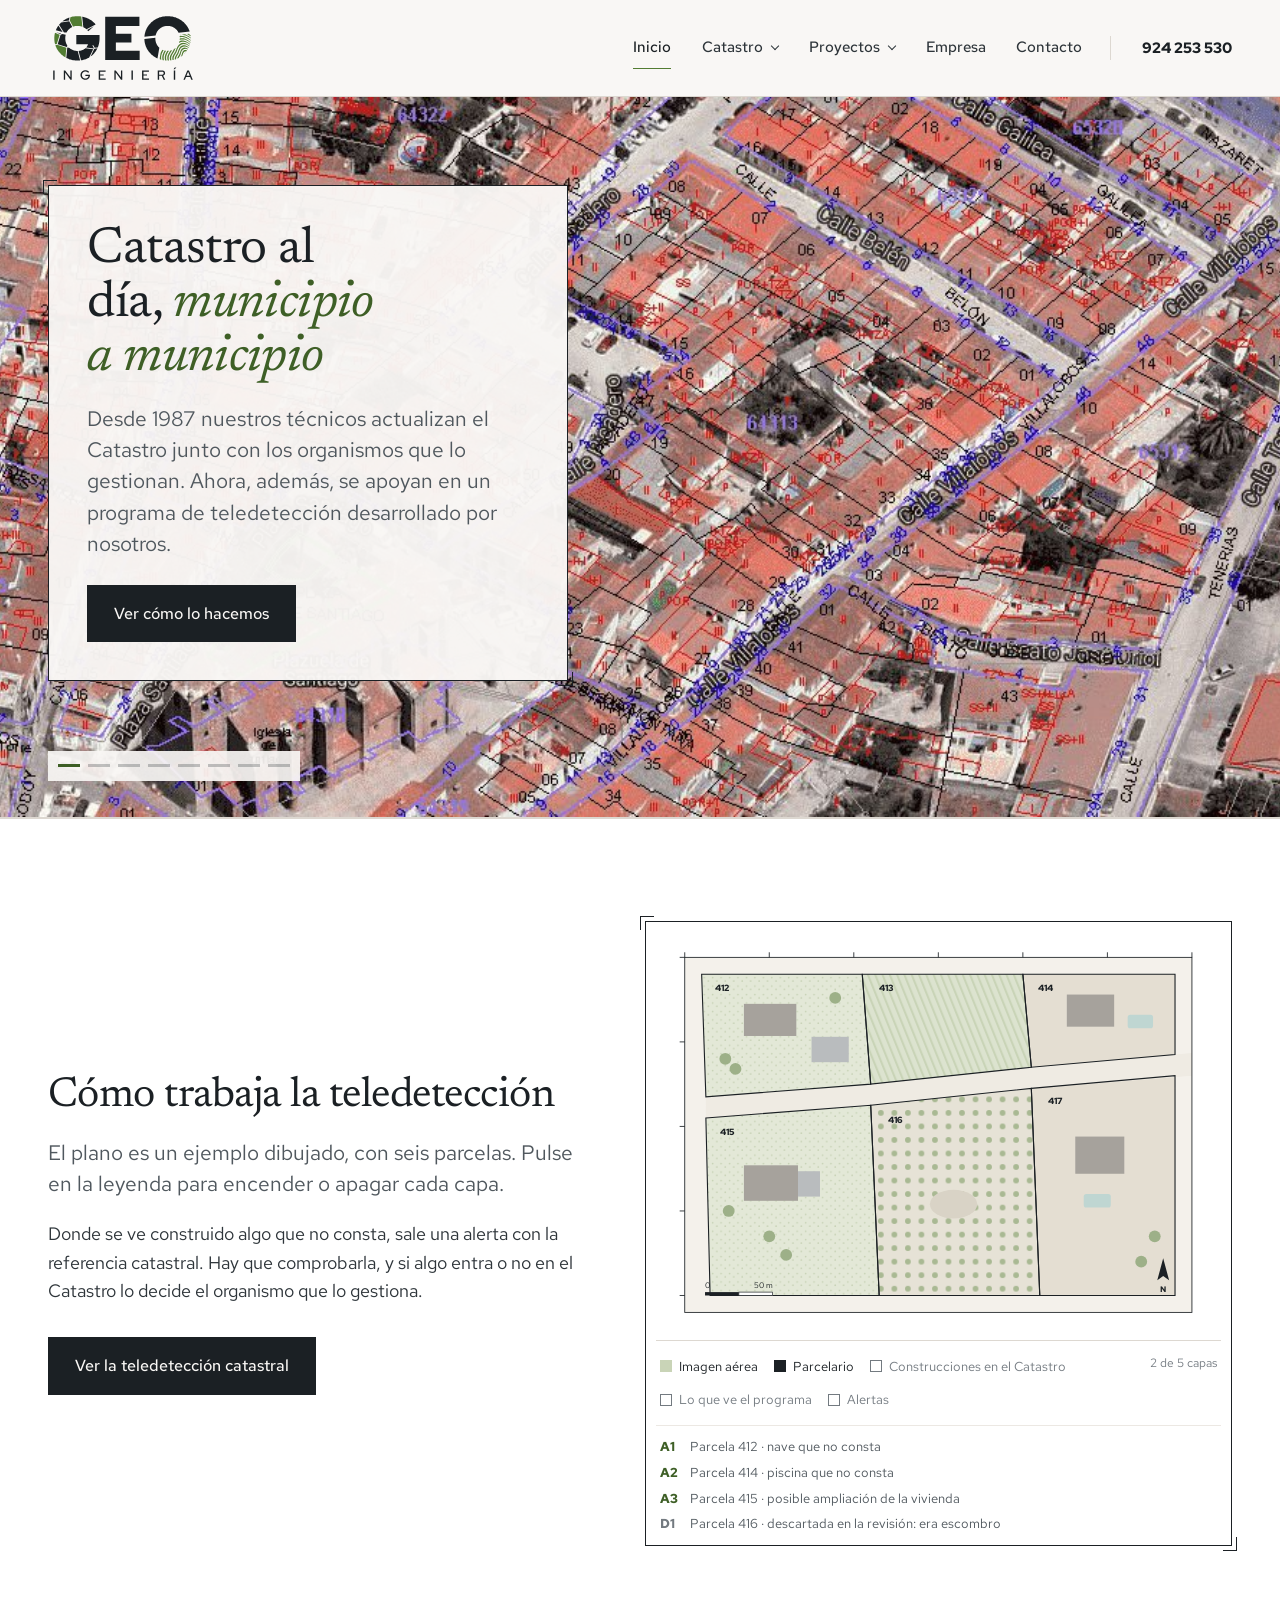
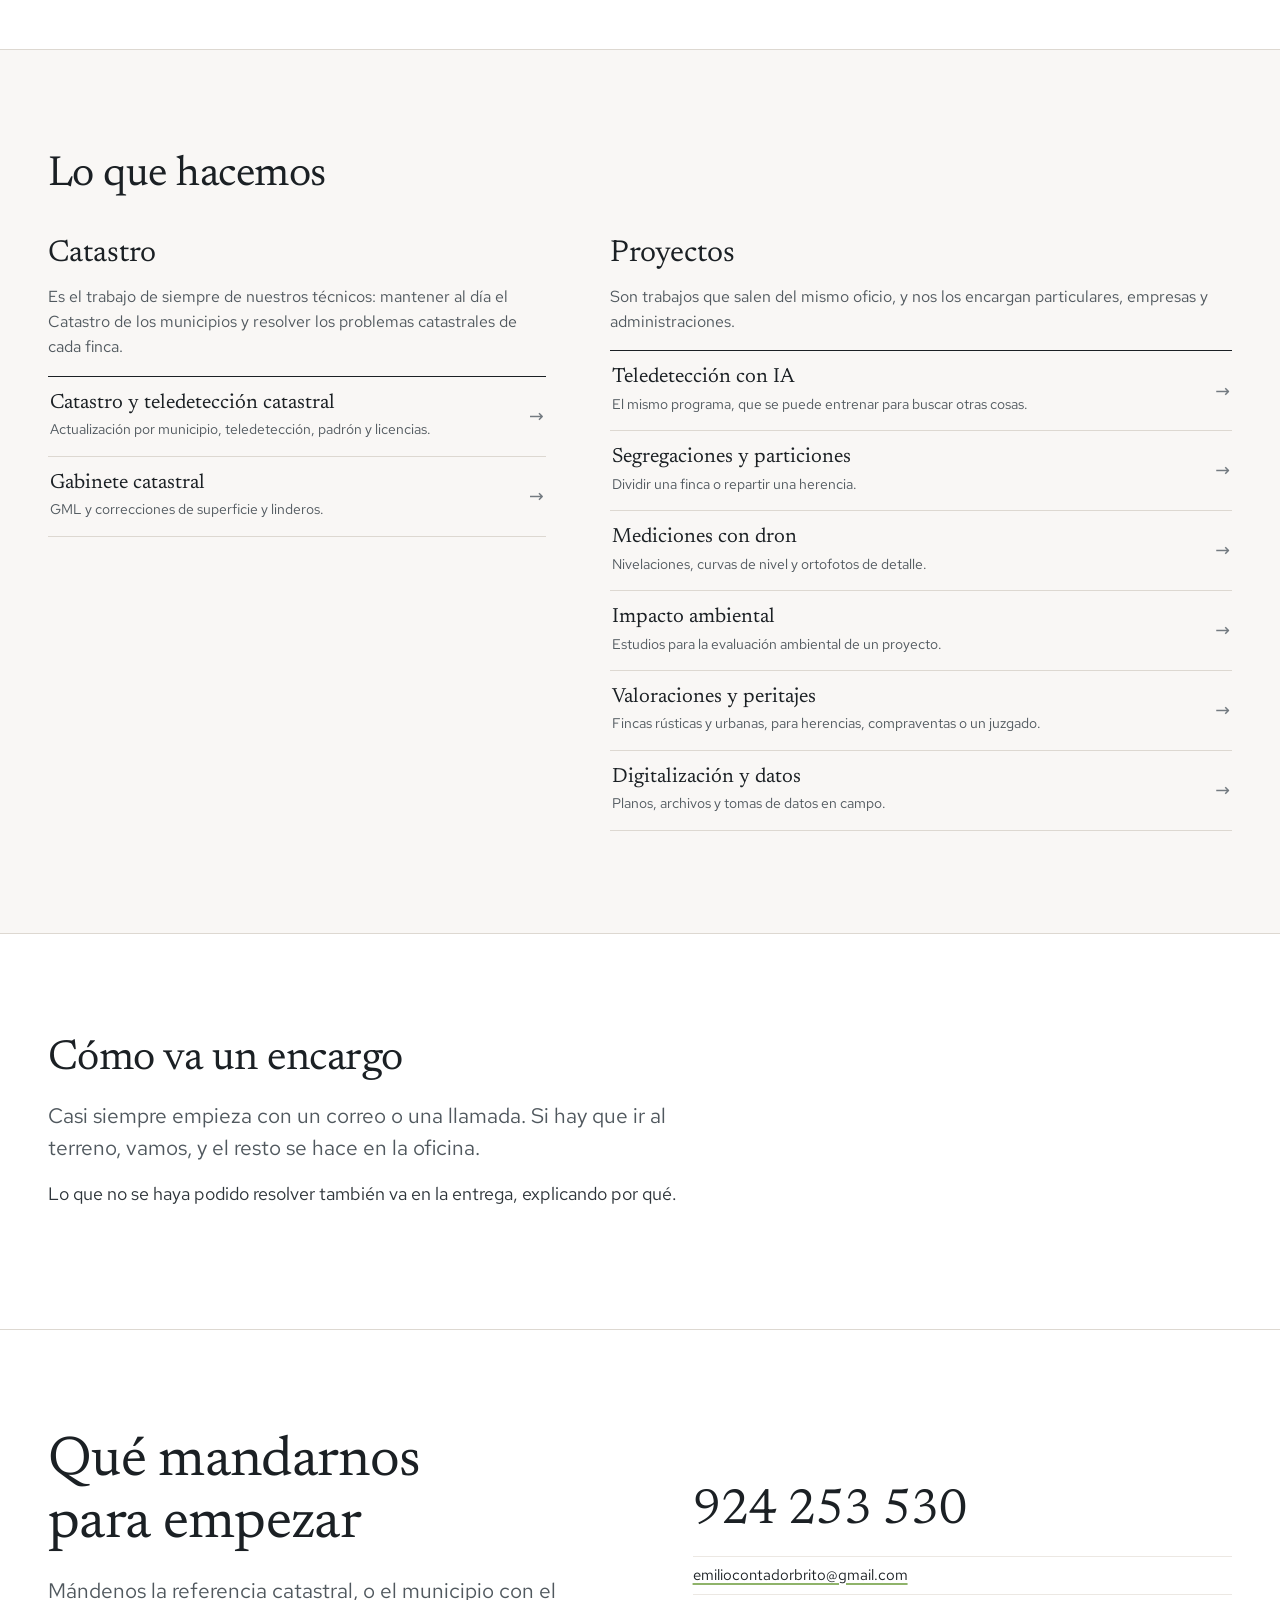
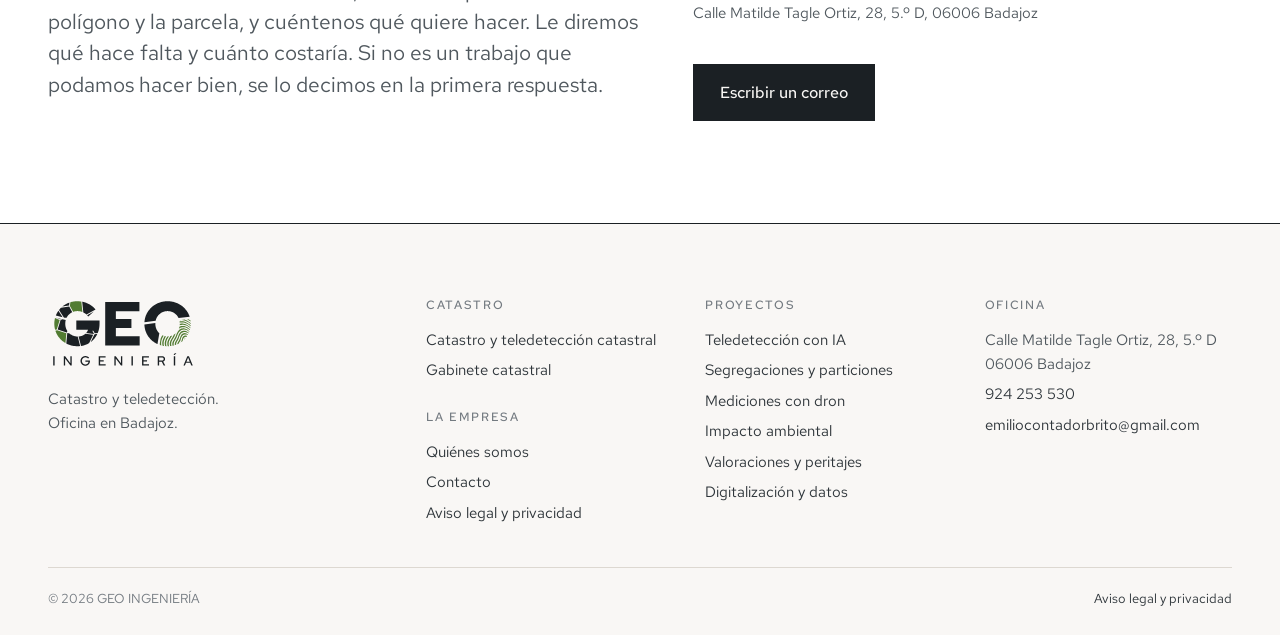
<file: index.html>
<!doctype html>
<html lang="es">
<head>
<meta charset="utf-8">
<meta name="viewport" content="width=device-width, initial-scale=1">
<title>GEO INGENIERÍA · Catastro y teledetección en Badajoz</title>
<meta name="description" content="Empresa de catastro en Badajoz: actualización del Catastro, teledetección, GML, segregaciones, mediciones con dron, estudios de impacto ambiental y valoraciones.">

<meta name="theme-color" content="#F9F7F5">
<meta property="og:type" content="website">
<meta property="og:locale" content="es_ES">
<meta property="og:site_name" content="GEO INGENIERÍA">
<meta property="og:title" content="GEO INGENIERÍA · Catastro y teledetección en Badajoz">
<meta property="og:description" content="Empresa de catastro en Badajoz: actualización del Catastro, teledetección, GML, segregaciones, mediciones con dron, estudios de impacto ambiental y valoraciones.">
<meta property="og:image" content="img/catastro-urbano.jpg">
<link rel="icon" href="img/GEO-INGENIERIA_icono-app.svg" type="image/svg+xml">
<link rel="icon" href="img/GEO-INGENIERIA_icono-app_512px.png" sizes="512x512">
<link rel="apple-touch-icon" href="img/GEO-INGENIERIA_icono-app_512px.png">
<link rel="preload" href="fuentes/newsreader-latin-400-normal.woff2" as="font" type="font/woff2" crossorigin>
<link rel="preload" href="fuentes/red-hat-text-latin-400-normal.woff2" as="font" type="font/woff2" crossorigin>
<link rel="stylesheet" href="css/estilo.css">
</head>
<body>

<a class="saltar" href="#principal">Saltar al contenido</a>

<header class="cabecera">
  <div class="contenedor cabecera-fila">
    <a class="marca" href="index.html" aria-label="GEO INGENIERÍA, inicio">
      <img src="img/GEO-INGENIERIA_principal.svg" alt="GEO INGENIERÍA" width="150" height="75">
    </a>
    <button class="menu-boton" aria-expanded="false" aria-controls="menu">Menú</button>
    <nav class="menu" id="menu" aria-label="Principal">
      <a href="index.html" aria-current="page">Inicio</a>
      <div class="desplegable">
        <button type="button" class="desplegable-boton" aria-expanded="false" aria-controls="sub-catastro">Catastro</button>
        <div class="submenu" id="sub-catastro"><a href="catastro.html">Catastro y teledetección catastral</a><a href="gabinete.html">Gabinete catastral</a></div>
      </div>
      <div class="desplegable">
        <button type="button" class="desplegable-boton" aria-expanded="false" aria-controls="sub-proyectos">Proyectos</button>
        <div class="submenu" id="sub-proyectos"><a href="teledeteccion-ia.html">Teledetección con IA</a><a href="segregaciones.html">Segregaciones y particiones</a><a href="dron.html">Mediciones con dron</a><a href="medio-ambiente.html">Impacto ambiental</a><a href="valoraciones.html">Valoraciones y peritajes</a><a href="digitalizacion.html">Digitalización y datos</a></div>
      </div>
      <a href="empresa.html">Empresa</a>
      <a href="contacto.html">Contacto</a>
      <a class="menu-tel" href="tel:+34924253530">Llamar: 924 253 530</a>
    </nav>
    <a class="cabecera-tel" href="tel:+34924253530">924 253 530</a>
  </div>
</header>

<main id="principal">
  <section class="carrusel sin-borde" data-carrusel aria-roledescription="carrusel" aria-label="Lo que hacemos">
    <ul class="carrusel-pista">
      <li class="diapositiva" role="group" aria-roledescription="diapositiva" aria-label="1 de 8">
        <img src="img/catastro-urbano.jpg" alt="Ortofoto urbana con el parcelario catastral superpuesto" style="object-position:center center">
        <div class="contenedor">
          <div class="diapositiva-panel">
            <h1>Catastro al día, <em>municipio a municipio</em></h1>
            <p class="entrada">Desde 1987 nuestros técnicos actualizan el Catastro junto con los organismos que lo gestionan. Ahora, además, se apoyan en un programa de teledetección desarrollado por nosotros.</p>
            <div class="acciones"><a class="boton" href="catastro.html">Ver cómo lo hacemos</a></div>
          </div>
        </div>
      </li>
      <li class="diapositiva" role="group" aria-roledescription="diapositiva" aria-label="2 de 8">
        <img src="img/carrusel/teledeteccion.svg" alt="El programa marca en verde las cubiertas y la piscina de una parcela" style="object-position:right center" loading="lazy">
        <div class="contenedor">
          <div class="diapositiva-panel">
            <h2>Construcciones que no constan <em>en el Catastro</em></h2>
            <p class="entrada">Nuestro programa compara una imagen reciente con la cartografía catastral, parcela a parcela, y señala dónde parece haber una construcción o una piscina que falta.</p>
            <div class="acciones"><a class="boton" href="catastro.html#teledeteccion">Ver cómo funciona</a></div>
          </div>
        </div>
      </li>
      <li class="diapositiva" role="group" aria-roledescription="diapositiva" aria-label="3 de 8">
        <img src="img/banda-catastro.jpg" alt="Ortofoto urbana con parcelario junto a un plano topográfico antiguo" style="object-position:right center" loading="lazy">
        <div class="contenedor">
          <div class="diapositiva-panel">
            <h2>Gabinete catastral</h2>
            <p class="entrada">Preparamos el GML de su finca, el fichero con sus coordenadas que pide la notaría, y lo necesario para corregir en el Catastro una superficie o un lindero.</p>
            <div class="acciones"><a class="boton" href="gabinete.html#casos">Ver los casos habituales</a></div>
          </div>
        </div>
      </li>
      <li class="diapositiva" role="group" aria-roledescription="diapositiva" aria-label="4 de 8">
        <img src="img/carrusel/aprendizaje.svg" alt="Dibujo de ejemplo: unas cubiertas marcadas para enseñar al programa y las que reconoce después" style="object-position:right center" loading="lazy">
        <div class="contenedor">
          <div class="diapositiva-panel">
            <h2>Teledetección con IA <em>para otros usos</em></h2>
            <p class="entrada">Hoy el programa busca construcciones y piscinas. Como es nuestro, se puede volver a entrenar para buscar otras cosas que se distingan bien desde el aire.</p>
            <div class="acciones"><a class="boton" href="teledeteccion-ia.html">Ver qué más puede buscar</a></div>
          </div>
        </div>
      </li>
      <li class="diapositiva" role="group" aria-roledescription="diapositiva" aria-label="5 de 8">
        <img src="img/carrusel/segregacion.svg" alt="Finca rústica dividida en tres lotes, con sus superficies y las cotas del lindero" style="object-position:right center" loading="lazy">
        <div class="contenedor">
          <div class="diapositiva-panel">
            <h2>Segregaciones y particiones</h2>
            <p class="entrada">Si va a dividir una finca o a repartir una herencia, comprobamos la unidad mínima de cultivo, medimos la finca y preparamos el plano y el GML de cada parte.</p>
            <div class="acciones"><a class="boton" href="segregaciones.html">Ver qué se comprueba</a></div>
          </div>
        </div>
      </li>
      <li class="diapositiva" role="group" aria-roledescription="diapositiva" aria-label="6 de 8">
        <img src="img/carrusel/dron.svg" alt="Curvas de nivel obtenidas con dron, con la línea de un perfil y el perfil de nivelación" style="object-position:right center" loading="lazy">
        <div class="contenedor">
          <div class="diapositiva-panel">
            <h2>Mediciones con dron</h2>
            <p class="entrada">Con el dron hacemos nivelaciones y curvas de nivel, y ortofotos de detalle cuando la oficial se ha quedado antigua.</p>
            <div class="acciones"><a class="boton" href="dron.html">Ver qué sacamos de un vuelo</a></div>
          </div>
        </div>
      </li>
      <li class="diapositiva" role="group" aria-roledescription="diapositiva" aria-label="7 de 8">
        <img src="img/carrusel/ambiental.svg" alt="Plano de afecciones: ámbito de un proyecto, un cauce con su zona de policía y un espacio protegido" style="object-position:right center" loading="lazy">
        <div class="contenedor">
          <div class="diapositiva-panel">
            <h2>Estudios de impacto ambiental</h2>
            <p class="entrada">Redactamos estudios de impacto ambiental para proyectos que tienen que pasar la evaluación ambiental ordinaria.</p>
            <div class="acciones"><a class="boton" href="medio-ambiente.html">Ver cómo es el trámite</a></div>
          </div>
        </div>
      </li>
      <li class="diapositiva" role="group" aria-roledescription="diapositiva" aria-label="8 de 8">
        <img src="img/parcelario-rustico.jpg" alt="Parcelario rústico sobre ortofoto, con recintos, caminos y construcciones" style="object-position:center center" loading="lazy">
        <div class="contenedor">
          <div class="diapositiva-panel">
            <h2>Valoraciones y peritajes</h2>
            <p class="entrada">Valoramos fincas rústicas y urbanas para herencias, extinciones de condominio, compraventas o un juzgado, con el cálculo completo en el informe.</p>
            <div class="acciones"><a class="boton" href="valoraciones.html">Ver cómo valoramos</a></div>
          </div>
        </div>
      </li>
    </ul>
    <div class="carrusel-controles">
      <div class="contenedor"><div class="carrusel-puntos" role="group" aria-label="Elegir diapositiva"><button type="button" aria-label="Ir a la diapositiva 1"></button><button type="button" aria-label="Ir a la diapositiva 2"></button><button type="button" aria-label="Ir a la diapositiva 3"></button><button type="button" aria-label="Ir a la diapositiva 4"></button><button type="button" aria-label="Ir a la diapositiva 5"></button><button type="button" aria-label="Ir a la diapositiva 6"></button><button type="button" aria-label="Ir a la diapositiva 7"></button><button type="button" aria-label="Ir a la diapositiva 8"></button></div></div>
    </div>
  </section>
  <section class="blanco">
    <div class="contenedor cabeza-dos">
      <div>
        <h2>Cómo trabaja la teledetección</h2>
        <p class="entrada">El plano es un ejemplo dibujado, con seis parcelas. Pulse en la leyenda para encender o apagar cada capa.</p>
        <p>Donde se ve construido algo que no consta, sale una alerta con la referencia catastral. Hay que comprobarla, y si algo entra o no en el Catastro lo decide el organismo que lo gestiona.</p>
        <div class="acciones">
          <a class="boton" href="catastro.html#teledeteccion">Ver la teledetección catastral</a>
        </div>
      </div>
      <figure class="lamina"><div class="plano" data-visor>
  <svg viewBox="-34 -30 668 470" role="img" aria-labelledby="v-titulo v-desc" xmlns="http://www.w3.org/2000/svg" font-family="Red Hat Text,Arial,sans-serif">
<title id="v-titulo">Plano de capas: ejemplo dibujado de teledetección catastral</title>
<desc id="v-desc">Seis parcelas de ejemplo. Al superponer la imagen, el parcelario, las construcciones que constan en el Catastro y lo que reconoce el programa aparecen tres alertas (una nave, una piscina y una posible ampliación) y un descarte (escombro).</desc>
<defs>
<pattern id="v-surcos" width="8" height="8" patternUnits="userSpaceOnUse" patternTransform="rotate(-22)"><rect width="8" height="8" fill="#DCE3CF"/><rect width="2.5" height="8" fill="#C9D4B7"/></pattern>
<pattern id="v-pasto" width="10" height="10" patternUnits="userSpaceOnUse"><rect width="10" height="10" fill="#E3E8D7"/><circle cx="3" cy="4" r="1" fill="#C7D2B5"/><circle cx="8" cy="8" r="1" fill="#C7D2B5"/></pattern>
<pattern id="v-olivar" width="16" height="16" patternUnits="userSpaceOnUse"><rect width="16" height="16" fill="#E6E2D6"/><circle cx="8" cy="8" r="3.4" fill="#A9B993"/></pattern>
<pattern id="v-rayado" width="5" height="5" patternUnits="userSpaceOnUse" patternTransform="rotate(45)"><line x1="0" y1="0" x2="0" y2="5" stroke="#1B2024" stroke-width="1"/></pattern>
</defs>
<rect x="0" y="0" width="600" height="420" fill="#F4F1EB"/>
<g font-size="9.5" fill="#737A80">
<line x1="0" y1="0" x2="0" y2="-6" stroke="#1B2024"/>
<line x1="100" y1="0" x2="100" y2="-6" stroke="#1B2024"/>
<line x1="200" y1="0" x2="200" y2="-6" stroke="#1B2024"/>
<line x1="300" y1="0" x2="300" y2="-6" stroke="#1B2024"/>
<line x1="400" y1="0" x2="400" y2="-6" stroke="#1B2024"/>
<line x1="500" y1="0" x2="500" y2="-6" stroke="#1B2024"/>
<line x1="600" y1="0" x2="600" y2="-6" stroke="#1B2024"/>
<line x1="0" y1="0" x2="-6" y2="0" stroke="#1B2024"/>
<line x1="0" y1="100" x2="-6" y2="100" stroke="#1B2024"/>
<line x1="0" y1="200" x2="-6" y2="200" stroke="#1B2024"/>
<line x1="0" y1="300" x2="-6" y2="300" stroke="#1B2024"/>
<line x1="0" y1="400" x2="-6" y2="400" stroke="#1B2024"/>
</g>
<g data-capa="imagen">
<polygon points="20,20 210,20 220,150 25,165" fill="url(#v-pasto)"/>
<polygon points="210,20 400,20 410,130 220,150" fill="url(#v-surcos)"/>
<polygon points="400,20 580,20 580,115 410,130" fill="#E4DED2"/>
<polygon points="25,190 220,175 230,400 30,400" fill="url(#v-pasto)"/>
<polygon points="220,175 410,155 420,400 230,400" fill="url(#v-olivar)"/>
<polygon points="410,155 580,140 580,400 420,400" fill="#E4DED2"/>
<polygon points="25,165 220,150 410,130 600,113 600,140 410,155 220,175 25,190" fill="#EFEBE3"/>
<rect x="70" y="55" width="62" height="38" rx="0" fill="#A6A29C"/>
<rect x="150" y="94" width="44" height="30" rx="0" fill="#B9BCBE"/>
<rect x="452" y="44" width="56" height="38" rx="0" fill="#A6A29C"/>
<rect x="524" y="68" width="30" height="16" rx="3" fill="#BFD6D2"/>
<rect x="70" y="246" width="64" height="42" rx="0" fill="#A6A29C"/>
<rect x="134" y="253" width="26" height="30" rx="0" fill="#B9BCBE"/>
<rect x="462" y="212" width="58" height="44" rx="0" fill="#A6A29C"/>
<rect x="472" y="280" width="32" height="16" rx="3" fill="#BFD6D2"/>
<ellipse cx="318" cy="292" rx="28" ry="17" fill="#D9D3C6"/>
<circle cx="48" cy="120" r="7" fill="#9DB088"/>
<circle cx="60" cy="132" r="7" fill="#9DB088"/>
<circle cx="178" cy="48" r="7" fill="#9DB088"/>
<circle cx="100" cy="330" r="7" fill="#9DB088"/>
<circle cx="120" cy="352" r="7" fill="#9DB088"/>
<circle cx="52" cy="300" r="7" fill="#9DB088"/>
<circle cx="540" cy="360" r="7" fill="#9DB088"/>
<circle cx="556" cy="330" r="7" fill="#9DB088"/>
</g>
<g data-capa="parcelario">
<polygon points="20,20 210,20 220,150 25,165" fill="none" stroke="#1B2024" stroke-width="1.3"/>
<text x="36" y="40" font-size="11" font-weight="700" fill="#1B2024">412</text>
<polygon points="210,20 400,20 410,130 220,150" fill="none" stroke="#1B2024" stroke-width="1.3"/>
<text x="230" y="40" font-size="11" font-weight="700" fill="#1B2024">413</text>
<polygon points="400,20 580,20 580,115 410,130" fill="none" stroke="#1B2024" stroke-width="1.3"/>
<text x="418" y="40" font-size="11" font-weight="700" fill="#1B2024">414</text>
<polygon points="25,190 220,175 230,400 30,400" fill="none" stroke="#1B2024" stroke-width="1.3"/>
<text x="42" y="210" font-size="11" font-weight="700" fill="#1B2024">415</text>
<polygon points="220,175 410,155 420,400 230,400" fill="none" stroke="#1B2024" stroke-width="1.3"/>
<text x="240" y="196" font-size="11" font-weight="700" fill="#1B2024">416</text>
<polygon points="410,155 580,140 580,400 420,400" fill="none" stroke="#1B2024" stroke-width="1.3"/>
<text x="430" y="174" font-size="11" font-weight="700" fill="#1B2024">417</text>
</g>
<g data-capa="construcciones">
<rect x="70" y="55" width="62" height="38" rx="0" fill="url(#v-rayado)" stroke="#1B2024" stroke-width="1.2"/>
<rect x="452" y="44" width="56" height="38" rx="0" fill="url(#v-rayado)" stroke="#1B2024" stroke-width="1.2"/>
<rect x="70" y="246" width="64" height="42" rx="0" fill="url(#v-rayado)" stroke="#1B2024" stroke-width="1.2"/>
<rect x="462" y="212" width="58" height="44" rx="0" fill="url(#v-rayado)" stroke="#1B2024" stroke-width="1.2"/>
<rect x="472" y="280" width="32" height="16" rx="3" fill="url(#v-rayado)" stroke="#1B2024" stroke-width="1.2"/>
</g>
<g data-capa="deteccion">
<rect x="67" y="52" width="68" height="44" rx="3" fill="#8FB36A" fill-opacity=".55" stroke="#3E5F26" stroke-width="1"/>
<rect x="147" y="91" width="50" height="36" rx="3" fill="#8FB36A" fill-opacity=".55" stroke="#3E5F26" stroke-width="1"/>
<rect x="449" y="41" width="62" height="44" rx="3" fill="#8FB36A" fill-opacity=".55" stroke="#3E5F26" stroke-width="1"/>
<rect x="521" y="65" width="36" height="22" rx="3" fill="#8FB36A" fill-opacity=".55" stroke="#3E5F26" stroke-width="1"/>
<rect x="67" y="243" width="96" height="48" rx="3" fill="#8FB36A" fill-opacity=".55" stroke="#3E5F26" stroke-width="1"/>
<rect x="459" y="209" width="64" height="50" rx="3" fill="#8FB36A" fill-opacity=".55" stroke="#3E5F26" stroke-width="1"/>
<rect x="469" y="277" width="38" height="22" rx="3" fill="#8FB36A" fill-opacity=".55" stroke="#3E5F26" stroke-width="1"/>
<ellipse cx="318" cy="292" rx="31" ry="20" fill="#8FB36A" fill-opacity=".55" stroke="#3E5F26"/>
</g>
<g data-capa="alertas">
<path d="M143 96V87H152 M192 87H201V96 M201 122V131H192 M152 131H143V122" fill="none" stroke="#3E5F26" stroke-width="2.4"/>
<rect x="204" y="72" width="26" height="16" fill="#fff" stroke="#3E5F26"/><text x="217" y="84" text-anchor="middle" font-size="10.5" font-weight="700" fill="#3E5F26">A1</text>
<path d="M517 70V61H526 M552 61H561V70 M561 82V91H552 M526 91H517V82" fill="none" stroke="#3E5F26" stroke-width="2.4"/>
<rect x="564" y="46" width="26" height="16" fill="#fff" stroke="#3E5F26"/><text x="577" y="58" text-anchor="middle" font-size="10.5" font-weight="700" fill="#3E5F26">A2</text>
<path d="M127 255V246H136 M158 246H167V255 M167 281V290H158 M136 290H127V281" fill="none" stroke="#3E5F26" stroke-width="2.4"/>
<rect x="170" y="231" width="26" height="16" fill="#fff" stroke="#3E5F26"/><text x="183" y="243" text-anchor="middle" font-size="10.5" font-weight="700" fill="#3E5F26">A3</text>
<path d="M286 280V271H295 M341 271H350V280 M350 304V313H341 M295 313H286V304" fill="none" stroke="#737A80" stroke-width="1.6" stroke-dasharray="3 3"/>
<rect x="352" y="258" width="26" height="16" fill="#fff" stroke="#737A80"/><text x="365" y="270" text-anchor="middle" font-size="10.5" font-weight="700" fill="#737A80">D1</text>
</g>
<g transform="translate(566 382)"><path d="M0 -26 L7 0 L0 -5 L-7 0 Z" fill="#1B2024"/><text x="0" y="14" text-anchor="middle" font-size="10" font-weight="700" fill="#1B2024">N</text></g>
<g transform="translate(24 396)"><rect width="40" height="4" fill="#1B2024"/><rect x="40" width="40" height="4" fill="#fff" stroke="#1B2024" stroke-width=".8"/><text x="0" y="-5" font-size="9.5" fill="#1B2024">0</text><text x="80" y="-5" text-anchor="end" font-size="9.5" fill="#1B2024">50 m</text></g>
<rect x="0" y="0" width="600" height="420" fill="none" stroke="#1B2024"/>
</svg>
  <div class="plano-pie">
    <div class="leyenda" role="group" aria-label="Capas del plano">
      <button type="button" data-capa="imagen" aria-pressed="true" style="--muestra:#C9D4B7">Imagen aérea</button>
      <button type="button" data-capa="parcelario" aria-pressed="true" style="--muestra:#1B2024">Parcelario</button>
      <button type="button" data-capa="construcciones" aria-pressed="true" style="--muestra:#A6A29C">Construcciones en el Catastro</button>
      <button type="button" data-capa="deteccion" aria-pressed="true" style="--muestra:#8FB36A">Lo que ve el programa</button>
      <button type="button" data-capa="alertas" aria-pressed="true" style="--muestra:#3E5F26">Alertas</button>
    </div>
    <span class="plano-estado" data-estado aria-live="polite">5 de 5 capas</span>
  </div>
  <ol class="plano-alertas">
    <li><b>A1</b>Parcela 412 · nave que no consta</li>
    <li><b>A2</b>Parcela 414 · piscina que no consta</li>
    <li><b>A3</b>Parcela 415 · posible ampliación de la vivienda</li>
    <li class="d"><b>D1</b>Parcela 416 · descartada en la revisión: era escombro</li>
  </ol>
</div>
</figure>
    </div>
  </section>
  <section>
    <div class="contenedor">
      <div class="bloque">
        <div class="bloque-cuerpo">
<h2>Lo que hacemos</h2>
        </div>
      </div><div class="grupos">
        <div>
          <h3 class="grupo-titulo">Catastro</h3>
          <p>Es el trabajo de siempre de nuestros técnicos: mantener al día el Catastro de los municipios y resolver los problemas catastrales de cada finca.</p>
          <ul class="indice compacto"><li><a href="catastro.html"><span class="t">Catastro y teledetección catastral</span><span class="d">Actualización por municipio, teledetección, padrón y licencias.</span><span class="f" aria-hidden="true">→</span></a></li><li><a href="gabinete.html"><span class="t">Gabinete catastral</span><span class="d">GML y correcciones de superficie y linderos.</span><span class="f" aria-hidden="true">→</span></a></li></ul>
        </div>
        <div>
          <h3 class="grupo-titulo">Proyectos</h3>
          <p>Son trabajos que salen del mismo oficio, y nos los encargan particulares, empresas y administraciones.</p>
          <ul class="indice compacto"><li><a href="teledeteccion-ia.html"><span class="t">Teledetección con IA</span><span class="d">El mismo programa, que se puede entrenar para buscar otras cosas.</span><span class="f" aria-hidden="true">→</span></a></li><li><a href="segregaciones.html"><span class="t">Segregaciones y particiones</span><span class="d">Dividir una finca o repartir una herencia.</span><span class="f" aria-hidden="true">→</span></a></li><li><a href="dron.html"><span class="t">Mediciones con dron</span><span class="d">Nivelaciones, curvas de nivel y ortofotos de detalle.</span><span class="f" aria-hidden="true">→</span></a></li><li><a href="medio-ambiente.html"><span class="t">Impacto ambiental</span><span class="d">Estudios para la evaluación ambiental de un proyecto.</span><span class="f" aria-hidden="true">→</span></a></li><li><a href="valoraciones.html"><span class="t">Valoraciones y peritajes</span><span class="d">Fincas rústicas y urbanas, para herencias, compraventas o un juzgado.</span><span class="f" aria-hidden="true">→</span></a></li><li><a href="digitalizacion.html"><span class="t">Digitalización y datos</span><span class="d">Planos, archivos y tomas de datos en campo.</span><span class="f" aria-hidden="true">→</span></a></li></ul>
        </div>
      </div>
    </div>
  </section>
  <section class="blanco">
    <div class="contenedor">
      <div class="bloque">
        <div class="bloque-cuerpo">
<h2>Cómo va un encargo</h2>
          <p class="entrada">Casi siempre empieza con un correo o una llamada. Si hay que ir al terreno, vamos, y el resto se hace en la oficina.</p>
          <p>Lo que no se haya podido resolver también va en la entrega, explicando por qué.</p>
        </div>
      </div>
    </div>
  </section>
  <section class="contacto" id="contacto">
    <div class="contenedor contacto-rejilla">
      <div>
        <h2>Qué mandarnos para empezar</h2>
        <p class="entrada" style="margin-top:1.2rem">Mándenos la referencia catastral, o el municipio con el polígono y la parcela, y cuéntenos qué quiere hacer. Le diremos qué hace falta y cuánto costaría. Si no es un trabajo que podamos hacer bien, se lo decimos en la primera respuesta.</p>
      </div>
      <div>
        <a class="contacto-tel" href="tel:+34924253530">924 253 530</a>
        <ul class="contacto-datos">
          <li><a href="mailto:emiliocontadorbrito@gmail.com">emiliocontadorbrito@gmail.com</a></li>
          <li>Calle Matilde Tagle Ortiz, 28, 5.º&nbsp;D, 06006 Badajoz</li>
        </ul>
        <div class="acciones"><a class="boton" href="mailto:emiliocontadorbrito@gmail.com">Escribir un correo</a></div>
      </div>
    </div>
  </section>
</main>

<footer class="pie">
  <div class="contenedor">
    <div class="pie-rejilla">
      <div>
        <img src="img/GEO-INGENIERIA_principal.svg" alt="GEO INGENIERÍA" width="150" height="75">
        <p>Catastro y teledetección.<br>Oficina en Badajoz.</p>
      </div>
      <div>
        <h4>Catastro</h4>
        <ul>
          <li><a href="catastro.html">Catastro y teledetección catastral</a></li>
          <li><a href="gabinete.html">Gabinete catastral</a></li>
        </ul>
        <h4 style="margin-top:1.6rem">La empresa</h4>
        <ul>
          <li><a href="empresa.html">Quiénes somos</a></li>
          <li><a href="contacto.html">Contacto</a></li>
          <li><a href="aviso-legal.html">Aviso legal y privacidad</a></li>
        </ul>
      </div>
      <div>
        <h4>Proyectos</h4>
        <ul>
          <li><a href="teledeteccion-ia.html">Teledetección con IA</a></li>
          <li><a href="segregaciones.html">Segregaciones y particiones</a></li>
          <li><a href="dron.html">Mediciones con dron</a></li>
          <li><a href="medio-ambiente.html">Impacto ambiental</a></li>
          <li><a href="valoraciones.html">Valoraciones y peritajes</a></li>
          <li><a href="digitalizacion.html">Digitalización y datos</a></li>
        </ul>
      </div>
      <div>
        <h4>Oficina</h4>
        <ul>
          <li>Calle Matilde Tagle Ortiz, 28, 5.º&nbsp;D<br>06006 Badajoz</li>
          <li><a href="tel:+34924253530">924 253 530</a></li>
          <li><a href="mailto:emiliocontadorbrito@gmail.com">emiliocontadorbrito@gmail.com</a></li>
        </ul>
      </div>
    </div>
    <div class="pie-legal">
      <span>© 2026 GEO INGENIERÍA</span>
      <span><a href="aviso-legal.html">Aviso legal y privacidad</a></span>
    </div>
  </div>
</footer>

<script src="js/menu.js"></script>
<script src="js/carrusel.js"></script>
<script src="js/visor.js"></script>
</body>
</html>
</file>
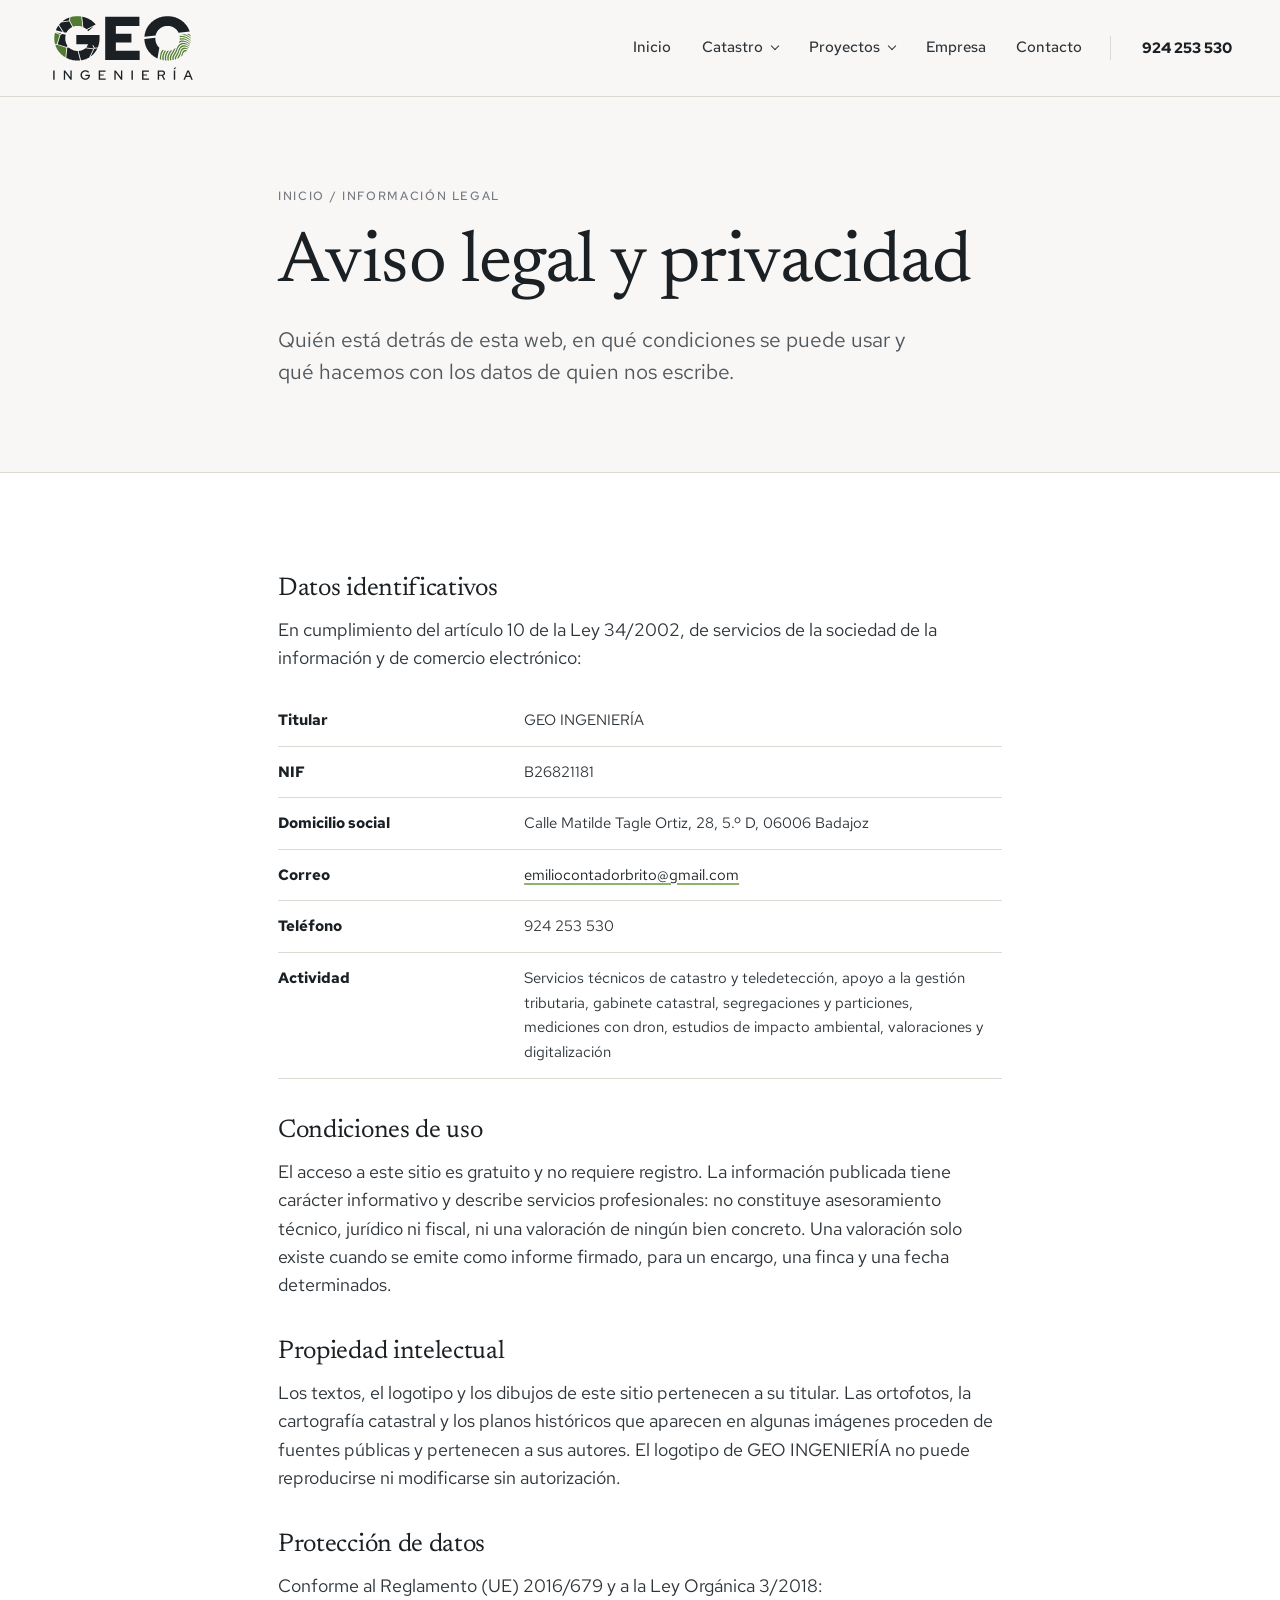
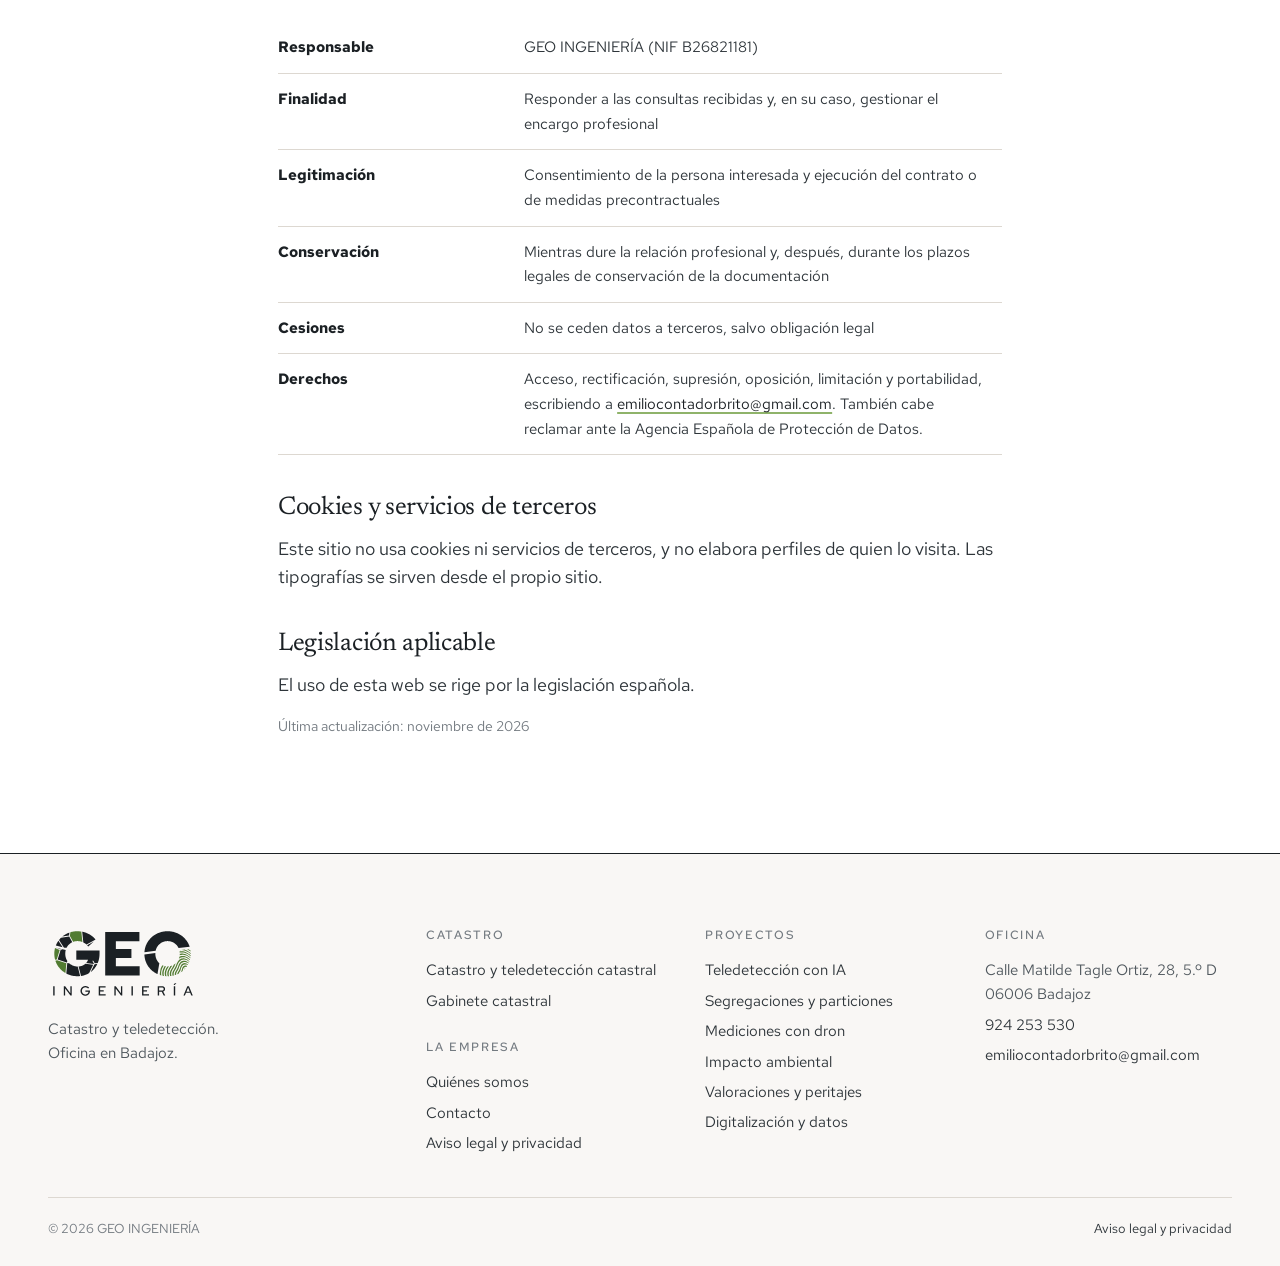
<file: aviso-legal.html>
<!doctype html>
<html lang="es">
<head>
<meta charset="utf-8">
<meta name="viewport" content="width=device-width, initial-scale=1">
<title>Aviso legal y privacidad · GEO INGENIERÍA</title>
<meta name="description" content="Aviso legal, condiciones de uso y política de privacidad de GEO INGENIERÍA.">

<meta name="theme-color" content="#F9F7F5">
<meta property="og:type" content="website">
<meta property="og:locale" content="es_ES">
<meta property="og:site_name" content="GEO INGENIERÍA">
<meta property="og:title" content="Aviso legal y privacidad · GEO INGENIERÍA">
<meta property="og:description" content="Aviso legal, condiciones de uso y política de privacidad de GEO INGENIERÍA.">
<meta property="og:image" content="img/catastro-urbano.jpg">
<link rel="icon" href="img/GEO-INGENIERIA_icono-app.svg" type="image/svg+xml">
<link rel="icon" href="img/GEO-INGENIERIA_icono-app_512px.png" sizes="512x512">
<link rel="apple-touch-icon" href="img/GEO-INGENIERIA_icono-app_512px.png">
<link rel="preload" href="fuentes/newsreader-latin-400-normal.woff2" as="font" type="font/woff2" crossorigin>
<link rel="preload" href="fuentes/red-hat-text-latin-400-normal.woff2" as="font" type="font/woff2" crossorigin>
<link rel="stylesheet" href="css/estilo.css">
</head>
<body>

<a class="saltar" href="#principal">Saltar al contenido</a>

<header class="cabecera">
  <div class="contenedor cabecera-fila">
    <a class="marca" href="index.html" aria-label="GEO INGENIERÍA, inicio">
      <img src="img/GEO-INGENIERIA_principal.svg" alt="GEO INGENIERÍA" width="150" height="75">
    </a>
    <button class="menu-boton" aria-expanded="false" aria-controls="menu">Menú</button>
    <nav class="menu" id="menu" aria-label="Principal">
      <a href="index.html">Inicio</a>
      <div class="desplegable">
        <button type="button" class="desplegable-boton" aria-expanded="false" aria-controls="sub-catastro">Catastro</button>
        <div class="submenu" id="sub-catastro"><a href="catastro.html">Catastro y teledetección catastral</a><a href="gabinete.html">Gabinete catastral</a></div>
      </div>
      <div class="desplegable">
        <button type="button" class="desplegable-boton" aria-expanded="false" aria-controls="sub-proyectos">Proyectos</button>
        <div class="submenu" id="sub-proyectos"><a href="teledeteccion-ia.html">Teledetección con IA</a><a href="segregaciones.html">Segregaciones y particiones</a><a href="dron.html">Mediciones con dron</a><a href="medio-ambiente.html">Impacto ambiental</a><a href="valoraciones.html">Valoraciones y peritajes</a><a href="digitalizacion.html">Digitalización y datos</a></div>
      </div>
      <a href="empresa.html">Empresa</a>
      <a href="contacto.html">Contacto</a>
      <a class="menu-tel" href="tel:+34924253530">Llamar: 924 253 530</a>
    </nav>
    <a class="cabecera-tel" href="tel:+34924253530">924 253 530</a>
  </div>
</header>

<main id="principal">
  <section class="cabeza sin-borde">
    <div class="contenedor estrecho">
      <p class="meta"><a href="index.html">Inicio</a> / Información legal</p>
      <h1>Aviso legal y privacidad</h1>
      <p class="entrada">Quién está detrás de esta web, en qué condiciones se puede usar y qué hacemos con los datos de quien nos escribe.</p>
    </div>
  </section>
  <section class="blanco">
    <div class="contenedor estrecho legal">
      <h2>Datos identificativos</h2>
      <p>
        En cumplimiento del artículo 10 de la Ley 34/2002, de servicios de la sociedad
        de la información y de comercio electrónico:
      </p>
      <div class="tabla-envoltura">
        <table class="compacta">
          <tbody>
            <tr><th>Titular</th><td>GEO INGENIERÍA</td></tr>
            <tr><th>NIF</th><td>B26821181</td></tr>
            <tr><th>Domicilio social</th><td>Calle Matilde Tagle Ortiz, 28, 5.º&nbsp;D, 06006 Badajoz</td></tr>
            <tr><th>Correo</th><td><a href="mailto:emiliocontadorbrito@gmail.com">emiliocontadorbrito@gmail.com</a></td></tr>
            <tr><th>Teléfono</th><td>924 253 530</td></tr>
            <tr><th>Actividad</th><td>Servicios técnicos de catastro y teledetección, apoyo a la gestión tributaria, gabinete catastral, segregaciones y particiones, mediciones con dron, estudios de impacto ambiental, valoraciones y digitalización</td></tr>
          </tbody>
        </table>
      </div>

      <h2>Condiciones de uso</h2>
      <p>
        El acceso a este sitio es gratuito y no requiere registro. La información
        publicada tiene carácter informativo y describe servicios profesionales: no
        constituye asesoramiento técnico, jurídico ni fiscal, ni una valoración de
        ningún bien concreto. Una valoración solo existe cuando se emite como informe
        firmado, para un encargo, una finca y una fecha determinados.
      </p>

      <h2>Propiedad intelectual</h2>
      <p>
        Los textos, el logotipo y los dibujos de este sitio pertenecen a su titular.
        Las ortofotos, la cartografía catastral y los planos históricos que aparecen
        en algunas imágenes proceden de fuentes públicas y pertenecen a sus autores.
        El logotipo de GEO INGENIERÍA no puede reproducirse ni modificarse sin
        autorización.
      </p>

      <h2>Protección de datos</h2>
      <p>
        Conforme al Reglamento (UE) 2016/679 y a la Ley Orgánica 3/2018:
      </p>
      <div class="tabla-envoltura">
        <table class="compacta">
          <tbody>
            <tr>
              <th>Responsable</th>
              <td>GEO INGENIERÍA (NIF B26821181)</td>
            </tr>
            <tr>
              <th>Finalidad</th>
              <td>Responder a las consultas recibidas y, en su caso, gestionar el encargo profesional</td>
            </tr>
            <tr>
              <th>Legitimación</th>
              <td>Consentimiento de la persona interesada y ejecución del contrato o de medidas precontractuales</td>
            </tr>
            <tr>
              <th>Conservación</th>
              <td>
                Mientras dure la relación profesional y, después, durante los plazos
                legales de conservación de la documentación
              </td>
            </tr>
            <tr>
              <th>Cesiones</th>
              <td>No se ceden datos a terceros, salvo obligación legal</td>
            </tr>
            <tr>
              <th>Derechos</th>
              <td>
                Acceso, rectificación, supresión, oposición, limitación y portabilidad,
                escribiendo a <a href="mailto:emiliocontadorbrito@gmail.com">emiliocontadorbrito@gmail.com</a>.
                También cabe reclamar ante la Agencia Española de Protección de Datos.
              </td>
            </tr>
          </tbody>
        </table>
      </div>

      <h2>Cookies y servicios de terceros</h2>
      <p>
        Este sitio no usa cookies ni servicios de terceros, y no elabora perfiles de quien lo visita. Las tipografías se sirven desde el propio sitio.
      </p>

      <h2>Legislación aplicable</h2>
      <p>
        El uso de esta web se rige por la legislación española.
      </p>

      <p class="nota">
        Última actualización: noviembre de 2026
      </p>
    </div>
  </section>
</main>

<footer class="pie">
  <div class="contenedor">
    <div class="pie-rejilla">
      <div>
        <img src="img/GEO-INGENIERIA_principal.svg" alt="GEO INGENIERÍA" width="150" height="75">
        <p>Catastro y teledetección.<br>Oficina en Badajoz.</p>
      </div>
      <div>
        <h4>Catastro</h4>
        <ul>
          <li><a href="catastro.html">Catastro y teledetección catastral</a></li>
          <li><a href="gabinete.html">Gabinete catastral</a></li>
        </ul>
        <h4 style="margin-top:1.6rem">La empresa</h4>
        <ul>
          <li><a href="empresa.html">Quiénes somos</a></li>
          <li><a href="contacto.html">Contacto</a></li>
          <li><a href="aviso-legal.html">Aviso legal y privacidad</a></li>
        </ul>
      </div>
      <div>
        <h4>Proyectos</h4>
        <ul>
          <li><a href="teledeteccion-ia.html">Teledetección con IA</a></li>
          <li><a href="segregaciones.html">Segregaciones y particiones</a></li>
          <li><a href="dron.html">Mediciones con dron</a></li>
          <li><a href="medio-ambiente.html">Impacto ambiental</a></li>
          <li><a href="valoraciones.html">Valoraciones y peritajes</a></li>
          <li><a href="digitalizacion.html">Digitalización y datos</a></li>
        </ul>
      </div>
      <div>
        <h4>Oficina</h4>
        <ul>
          <li>Calle Matilde Tagle Ortiz, 28, 5.º&nbsp;D<br>06006 Badajoz</li>
          <li><a href="tel:+34924253530">924 253 530</a></li>
          <li><a href="mailto:emiliocontadorbrito@gmail.com">emiliocontadorbrito@gmail.com</a></li>
        </ul>
      </div>
    </div>
    <div class="pie-legal">
      <span>© 2026 GEO INGENIERÍA</span>
      <span><a href="aviso-legal.html">Aviso legal y privacidad</a></span>
    </div>
  </div>
</footer>

<script src="js/menu.js"></script>
</body>
</html>
</file>
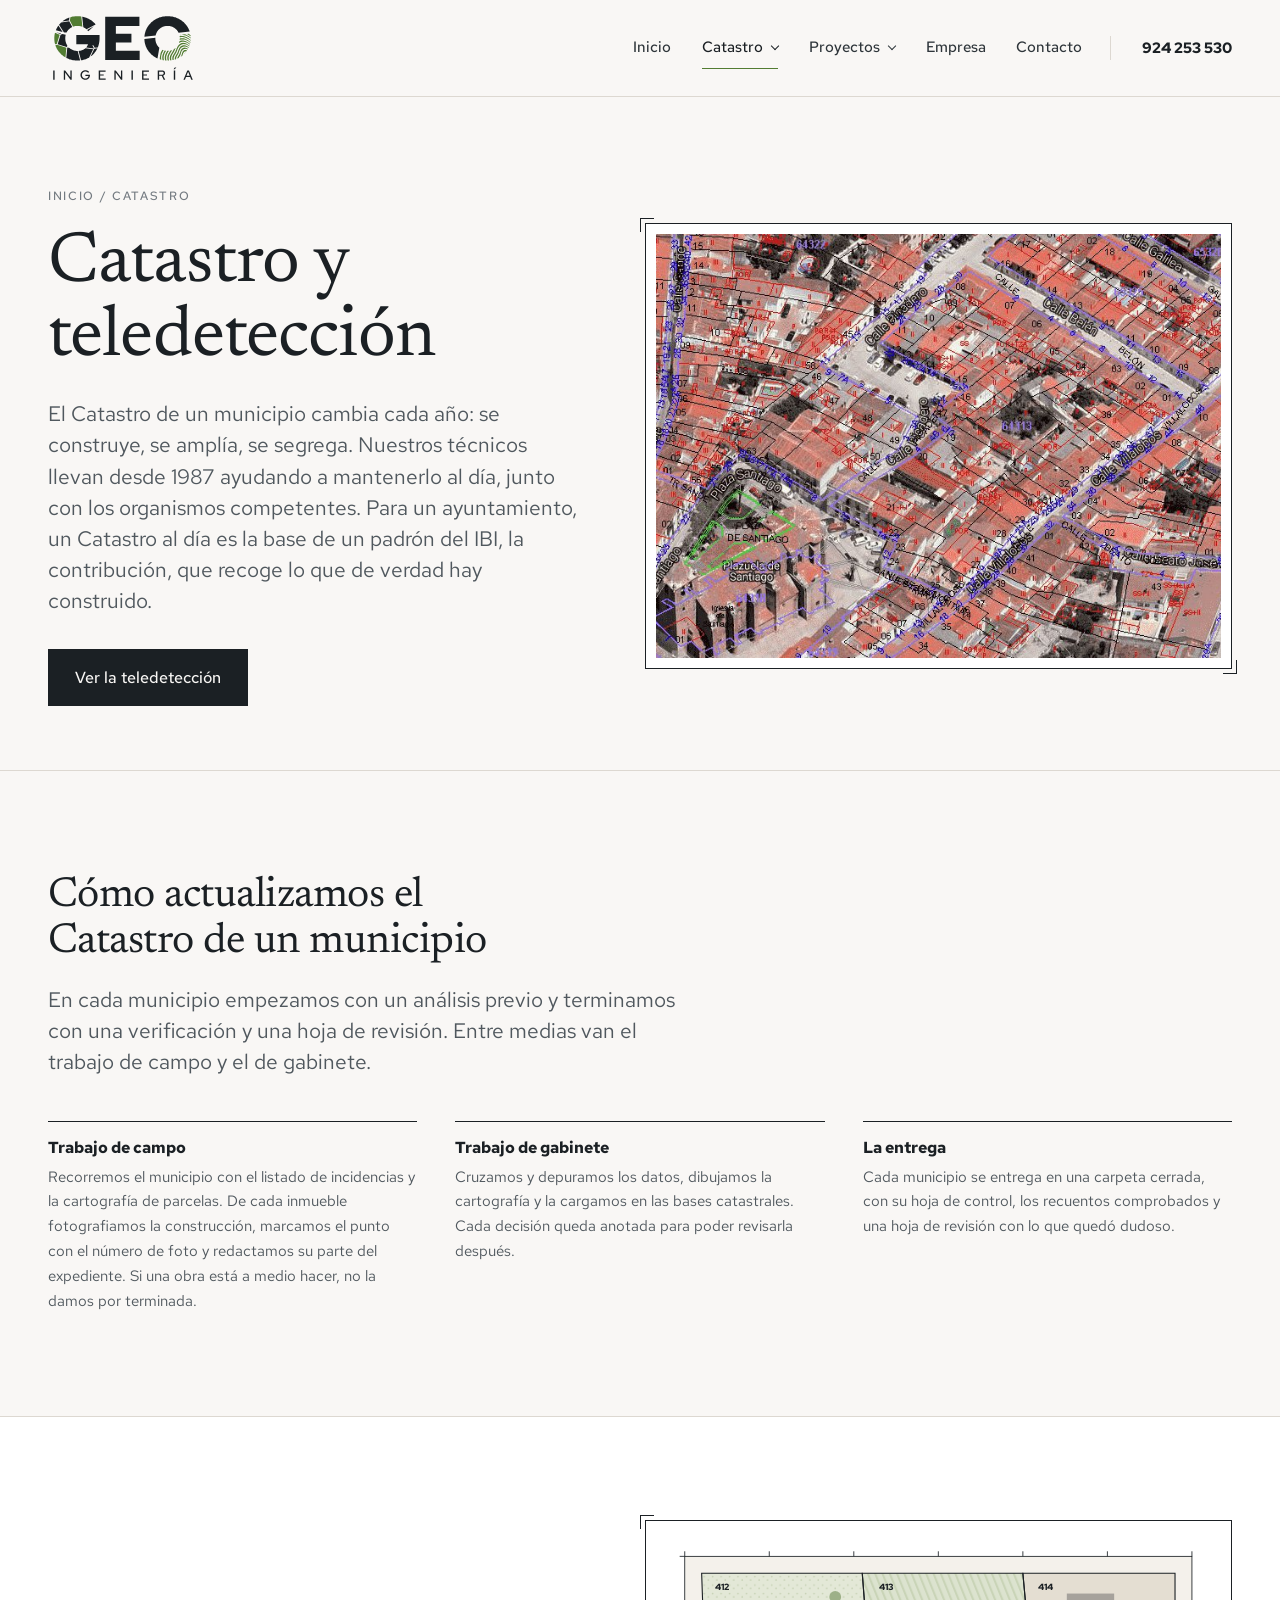
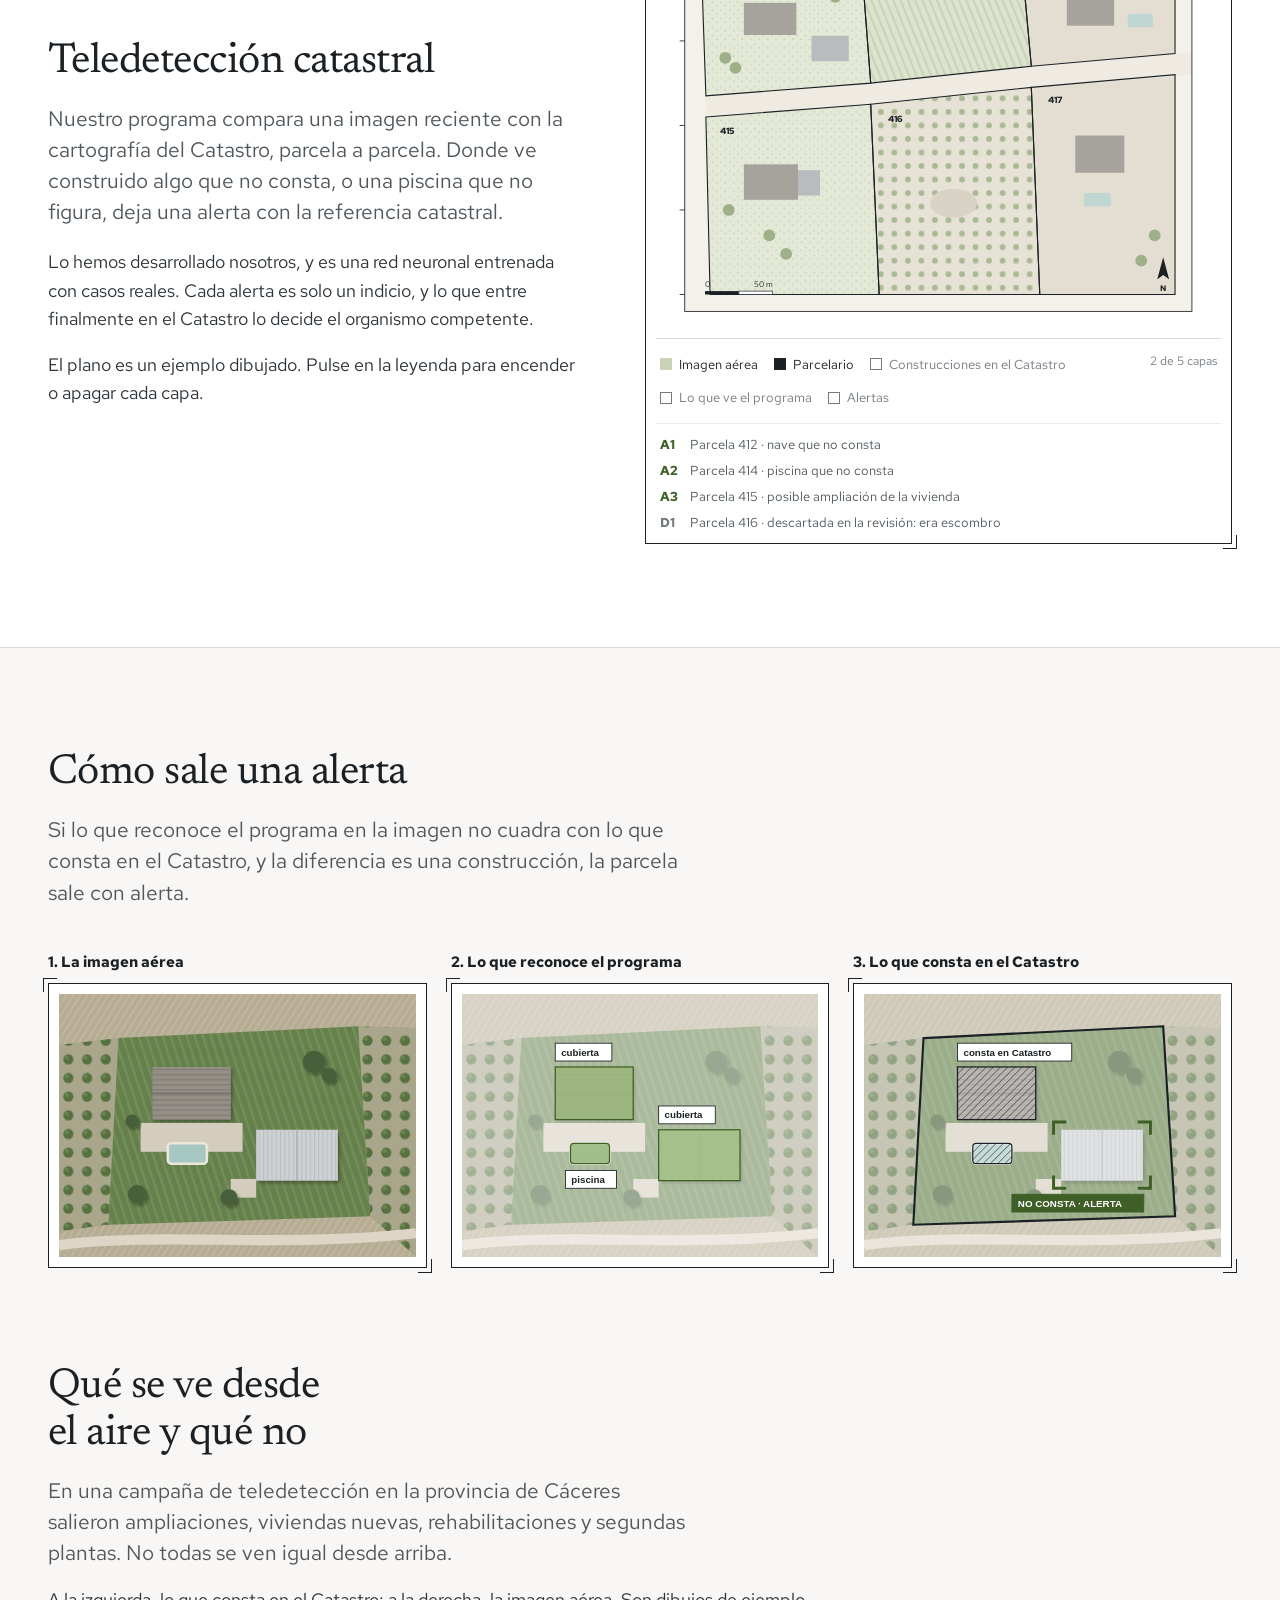
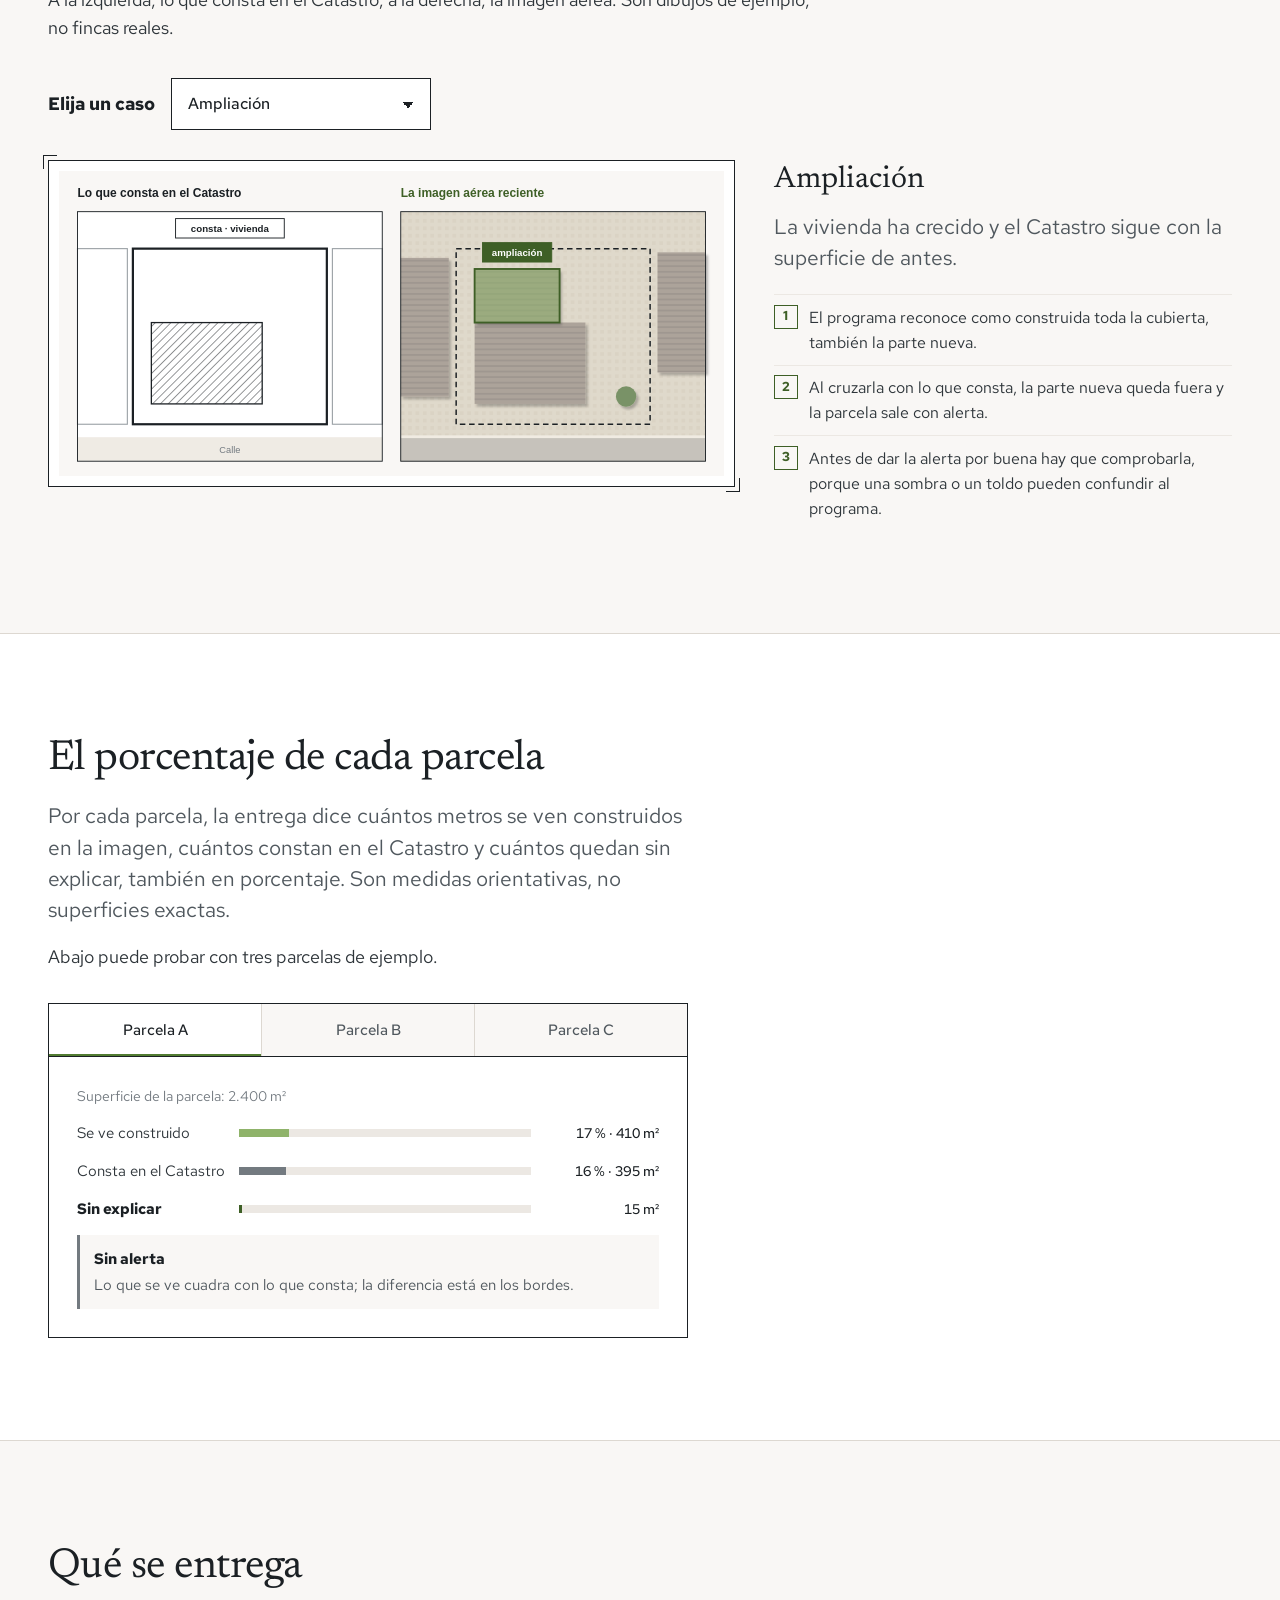
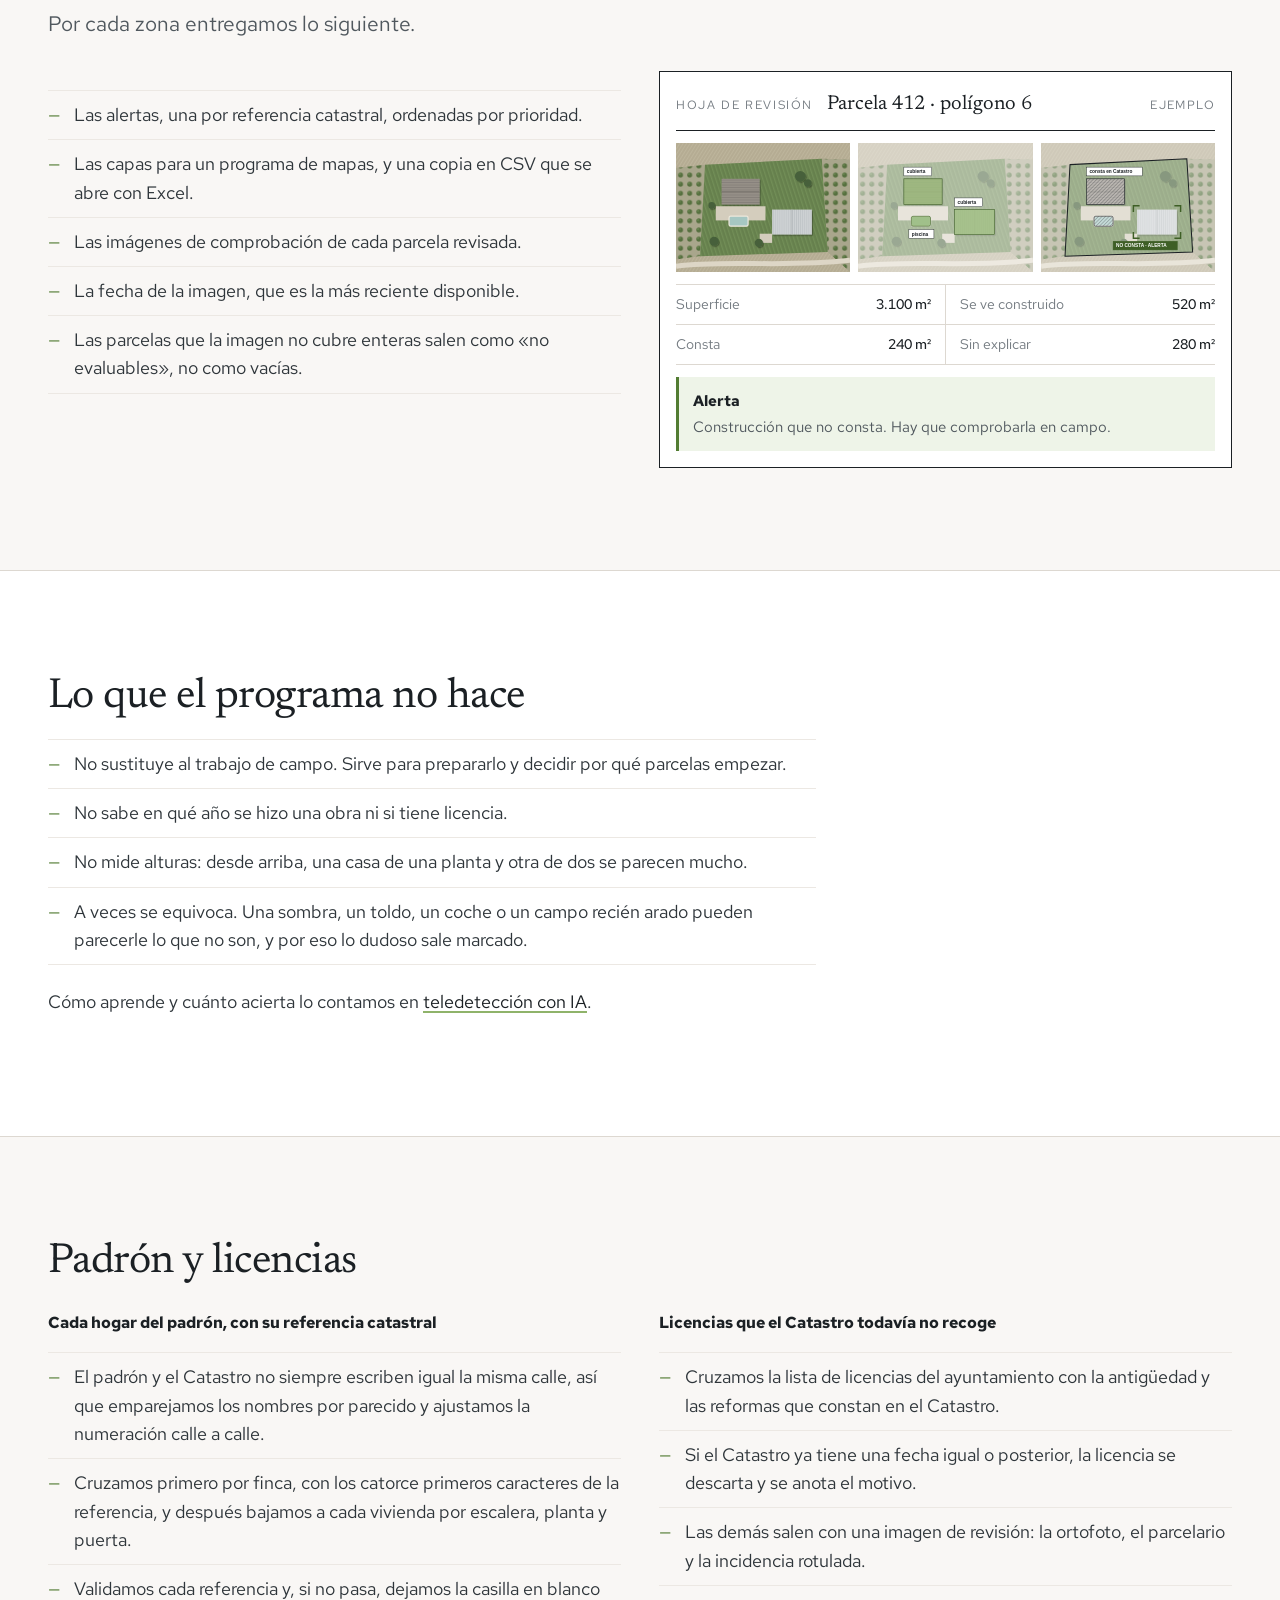
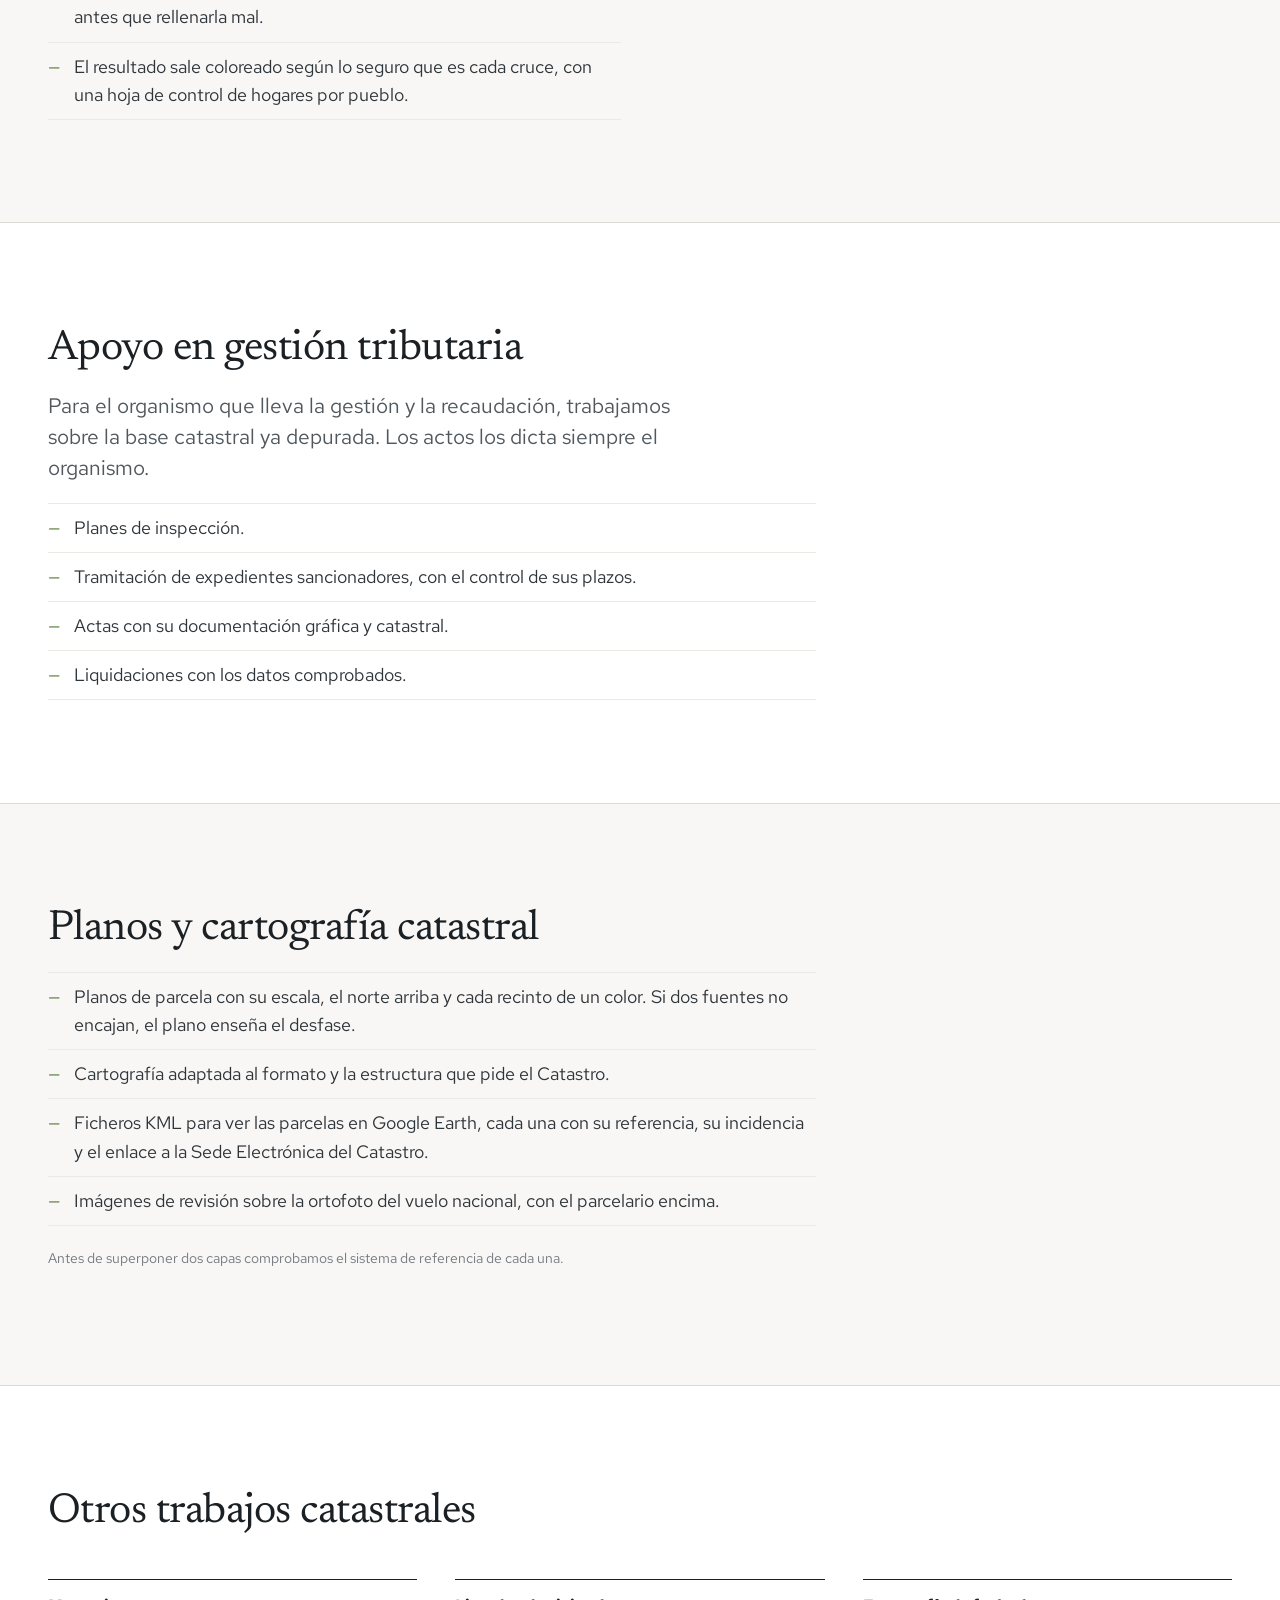
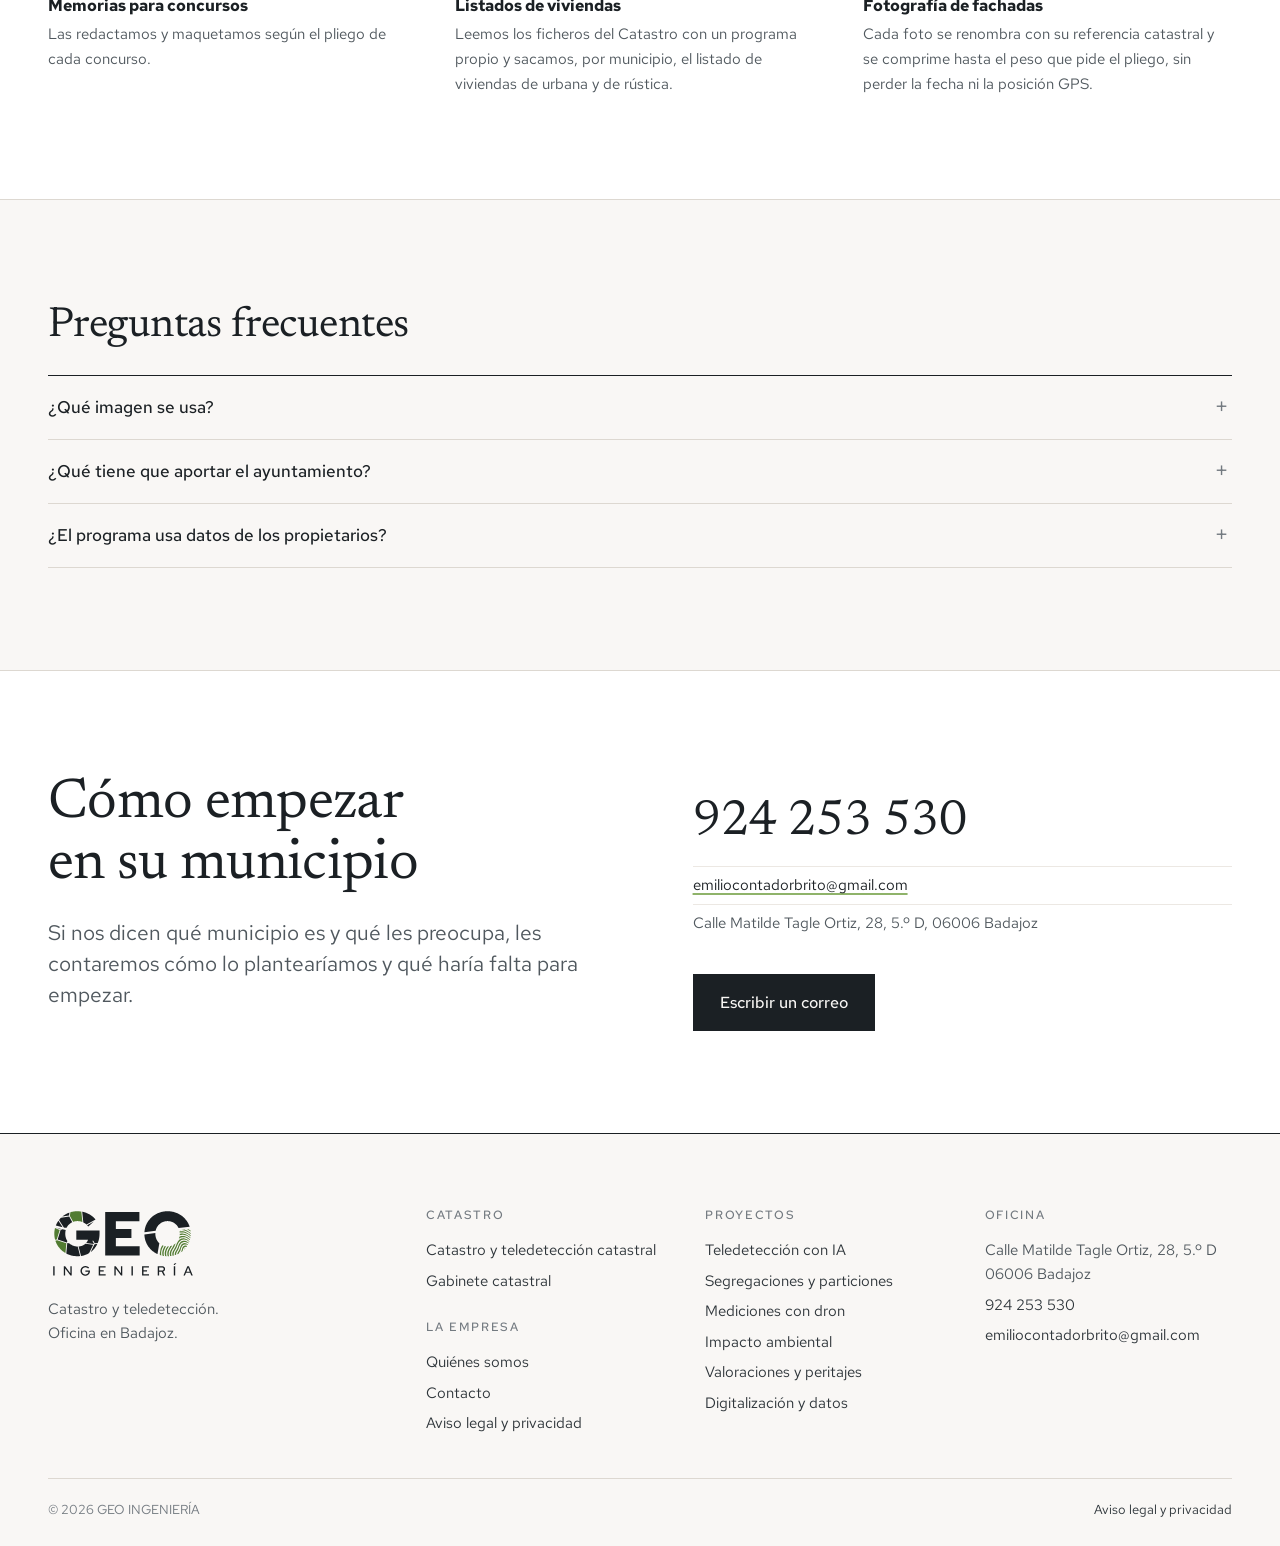
<file: catastro.html>
<!doctype html>
<html lang="es">
<head>
<meta charset="utf-8">
<meta name="viewport" content="width=device-width, initial-scale=1">
<title>Catastro y teledetección · GEO INGENIERÍA</title>
<meta name="description" content="Actualización del Catastro por municipios y teledetección con un programa propio que señala construcciones y piscinas que no constan, parcela a parcela.">

<meta name="theme-color" content="#F9F7F5">
<meta property="og:type" content="website">
<meta property="og:locale" content="es_ES">
<meta property="og:site_name" content="GEO INGENIERÍA">
<meta property="og:title" content="Catastro y teledetección · GEO INGENIERÍA">
<meta property="og:description" content="Actualización del Catastro por municipios y teledetección con un programa propio que señala construcciones y piscinas que no constan, parcela a parcela.">
<meta property="og:image" content="img/catastro-urbano.jpg">
<link rel="icon" href="img/GEO-INGENIERIA_icono-app.svg" type="image/svg+xml">
<link rel="icon" href="img/GEO-INGENIERIA_icono-app_512px.png" sizes="512x512">
<link rel="apple-touch-icon" href="img/GEO-INGENIERIA_icono-app_512px.png">
<link rel="preload" href="fuentes/newsreader-latin-400-normal.woff2" as="font" type="font/woff2" crossorigin>
<link rel="preload" href="fuentes/red-hat-text-latin-400-normal.woff2" as="font" type="font/woff2" crossorigin>
<link rel="stylesheet" href="css/estilo.css">
</head>
<body>

<a class="saltar" href="#principal">Saltar al contenido</a>

<header class="cabecera">
  <div class="contenedor cabecera-fila">
    <a class="marca" href="index.html" aria-label="GEO INGENIERÍA, inicio">
      <img src="img/GEO-INGENIERIA_principal.svg" alt="GEO INGENIERÍA" width="150" height="75">
    </a>
    <button class="menu-boton" aria-expanded="false" aria-controls="menu">Menú</button>
    <nav class="menu" id="menu" aria-label="Principal">
      <a href="index.html">Inicio</a>
      <div class="desplegable">
        <button type="button" class="desplegable-boton actual" aria-expanded="false" aria-controls="sub-catastro">Catastro</button>
        <div class="submenu" id="sub-catastro"><a href="catastro.html" aria-current="page">Catastro y teledetección catastral</a><a href="gabinete.html">Gabinete catastral</a></div>
      </div>
      <div class="desplegable">
        <button type="button" class="desplegable-boton" aria-expanded="false" aria-controls="sub-proyectos">Proyectos</button>
        <div class="submenu" id="sub-proyectos"><a href="teledeteccion-ia.html">Teledetección con IA</a><a href="segregaciones.html">Segregaciones y particiones</a><a href="dron.html">Mediciones con dron</a><a href="medio-ambiente.html">Impacto ambiental</a><a href="valoraciones.html">Valoraciones y peritajes</a><a href="digitalizacion.html">Digitalización y datos</a></div>
      </div>
      <a href="empresa.html">Empresa</a>
      <a href="contacto.html">Contacto</a>
      <a class="menu-tel" href="tel:+34924253530">Llamar: 924 253 530</a>
    </nav>
    <a class="cabecera-tel" href="tel:+34924253530">924 253 530</a>
  </div>
</header>

<main id="principal">
  <section class="cabeza sin-borde">
    <div class="contenedor cabeza-dos">
      <div>
        <p class="meta"><a href="index.html">Inicio</a> / Catastro</p>
        <h1>Catastro y teledetección</h1>
        <p class="entrada">El Catastro de un municipio cambia cada año: se construye, se amplía, se segrega. Nuestros técnicos llevan desde 1987 ayudando a mantenerlo al día, junto con los organismos competentes. Para un ayuntamiento, un Catastro al día es la base de un padrón del IBI, la contribución, que recoge lo que de verdad hay construido.</p>
        <div class="acciones"><a class="boton" href="#teledeteccion">Ver la teledetección</a></div>
      </div>
      <figure class="lamina foto"><div class="lamina-marco"><img src="img/catastro-urbano.jpg" alt="Ortofoto urbana con el parcelario catastral superpuesto" loading="lazy"></div></figure>
    </div>
  </section>
  <section>
    <div class="contenedor">
      <div class="bloque">
        <div class="bloque-cuerpo">
<h2>Cómo actualizamos el Catastro de un municipio</h2>
          <p class="entrada">En cada municipio empezamos con un análisis previo y terminamos con una verificación y una hoja de revisión. Entre medias van el trabajo de campo y el de gabinete.</p>
        </div>
      </div><div class="columnas"><div class="revelar"><h3>Trabajo de campo</h3><p>Recorremos el municipio con el listado de incidencias y la cartografía de parcelas. De cada inmueble fotografiamos la construcción, marcamos el punto con el número de foto y redactamos su parte del expediente. Si una obra está a medio hacer, no la damos por terminada.</p></div><div class="revelar"><h3>Trabajo de gabinete</h3><p>Cruzamos y depuramos los datos, dibujamos la cartografía y la cargamos en las bases catastrales. Cada decisión queda anotada para poder revisarla después.</p></div><div class="revelar"><h3>La entrega</h3><p>Cada municipio se entrega en una carpeta cerrada, con su hoja de control, los recuentos comprobados y una hoja de revisión con lo que quedó dudoso.</p></div></div>
    </div>
  </section>
  <section class="blanco" id="teledeteccion">
    <div class="contenedor cabeza-dos">
      <div>
        <h2>Teledetección catastral</h2>
        <p class="entrada">Nuestro programa compara una imagen reciente con la cartografía del Catastro, parcela a parcela. Donde ve construido algo que no consta, o una piscina que no figura, deja una alerta con la referencia catastral.</p>
        <p>Lo hemos desarrollado nosotros, y es una red neuronal entrenada con casos reales. Cada alerta es solo un indicio, y lo que entre finalmente en el Catastro lo decide el organismo competente.</p>
        <p>El plano es un ejemplo dibujado. Pulse en la leyenda para encender o apagar cada capa.</p>
      </div>
      <figure class="lamina"><div class="plano" data-visor>
  <svg viewBox="-34 -30 668 470" role="img" aria-labelledby="v-titulo v-desc" xmlns="http://www.w3.org/2000/svg" font-family="Red Hat Text,Arial,sans-serif">
<title id="v-titulo">Plano de capas: ejemplo dibujado de teledetección catastral</title>
<desc id="v-desc">Seis parcelas de ejemplo. Al superponer la imagen, el parcelario, las construcciones que constan en el Catastro y lo que reconoce el programa aparecen tres alertas (una nave, una piscina y una posible ampliación) y un descarte (escombro).</desc>
<defs>
<pattern id="v-surcos" width="8" height="8" patternUnits="userSpaceOnUse" patternTransform="rotate(-22)"><rect width="8" height="8" fill="#DCE3CF"/><rect width="2.5" height="8" fill="#C9D4B7"/></pattern>
<pattern id="v-pasto" width="10" height="10" patternUnits="userSpaceOnUse"><rect width="10" height="10" fill="#E3E8D7"/><circle cx="3" cy="4" r="1" fill="#C7D2B5"/><circle cx="8" cy="8" r="1" fill="#C7D2B5"/></pattern>
<pattern id="v-olivar" width="16" height="16" patternUnits="userSpaceOnUse"><rect width="16" height="16" fill="#E6E2D6"/><circle cx="8" cy="8" r="3.4" fill="#A9B993"/></pattern>
<pattern id="v-rayado" width="5" height="5" patternUnits="userSpaceOnUse" patternTransform="rotate(45)"><line x1="0" y1="0" x2="0" y2="5" stroke="#1B2024" stroke-width="1"/></pattern>
</defs>
<rect x="0" y="0" width="600" height="420" fill="#F4F1EB"/>
<g font-size="9.5" fill="#737A80">
<line x1="0" y1="0" x2="0" y2="-6" stroke="#1B2024"/>
<line x1="100" y1="0" x2="100" y2="-6" stroke="#1B2024"/>
<line x1="200" y1="0" x2="200" y2="-6" stroke="#1B2024"/>
<line x1="300" y1="0" x2="300" y2="-6" stroke="#1B2024"/>
<line x1="400" y1="0" x2="400" y2="-6" stroke="#1B2024"/>
<line x1="500" y1="0" x2="500" y2="-6" stroke="#1B2024"/>
<line x1="600" y1="0" x2="600" y2="-6" stroke="#1B2024"/>
<line x1="0" y1="0" x2="-6" y2="0" stroke="#1B2024"/>
<line x1="0" y1="100" x2="-6" y2="100" stroke="#1B2024"/>
<line x1="0" y1="200" x2="-6" y2="200" stroke="#1B2024"/>
<line x1="0" y1="300" x2="-6" y2="300" stroke="#1B2024"/>
<line x1="0" y1="400" x2="-6" y2="400" stroke="#1B2024"/>
</g>
<g data-capa="imagen">
<polygon points="20,20 210,20 220,150 25,165" fill="url(#v-pasto)"/>
<polygon points="210,20 400,20 410,130 220,150" fill="url(#v-surcos)"/>
<polygon points="400,20 580,20 580,115 410,130" fill="#E4DED2"/>
<polygon points="25,190 220,175 230,400 30,400" fill="url(#v-pasto)"/>
<polygon points="220,175 410,155 420,400 230,400" fill="url(#v-olivar)"/>
<polygon points="410,155 580,140 580,400 420,400" fill="#E4DED2"/>
<polygon points="25,165 220,150 410,130 600,113 600,140 410,155 220,175 25,190" fill="#EFEBE3"/>
<rect x="70" y="55" width="62" height="38" rx="0" fill="#A6A29C"/>
<rect x="150" y="94" width="44" height="30" rx="0" fill="#B9BCBE"/>
<rect x="452" y="44" width="56" height="38" rx="0" fill="#A6A29C"/>
<rect x="524" y="68" width="30" height="16" rx="3" fill="#BFD6D2"/>
<rect x="70" y="246" width="64" height="42" rx="0" fill="#A6A29C"/>
<rect x="134" y="253" width="26" height="30" rx="0" fill="#B9BCBE"/>
<rect x="462" y="212" width="58" height="44" rx="0" fill="#A6A29C"/>
<rect x="472" y="280" width="32" height="16" rx="3" fill="#BFD6D2"/>
<ellipse cx="318" cy="292" rx="28" ry="17" fill="#D9D3C6"/>
<circle cx="48" cy="120" r="7" fill="#9DB088"/>
<circle cx="60" cy="132" r="7" fill="#9DB088"/>
<circle cx="178" cy="48" r="7" fill="#9DB088"/>
<circle cx="100" cy="330" r="7" fill="#9DB088"/>
<circle cx="120" cy="352" r="7" fill="#9DB088"/>
<circle cx="52" cy="300" r="7" fill="#9DB088"/>
<circle cx="540" cy="360" r="7" fill="#9DB088"/>
<circle cx="556" cy="330" r="7" fill="#9DB088"/>
</g>
<g data-capa="parcelario">
<polygon points="20,20 210,20 220,150 25,165" fill="none" stroke="#1B2024" stroke-width="1.3"/>
<text x="36" y="40" font-size="11" font-weight="700" fill="#1B2024">412</text>
<polygon points="210,20 400,20 410,130 220,150" fill="none" stroke="#1B2024" stroke-width="1.3"/>
<text x="230" y="40" font-size="11" font-weight="700" fill="#1B2024">413</text>
<polygon points="400,20 580,20 580,115 410,130" fill="none" stroke="#1B2024" stroke-width="1.3"/>
<text x="418" y="40" font-size="11" font-weight="700" fill="#1B2024">414</text>
<polygon points="25,190 220,175 230,400 30,400" fill="none" stroke="#1B2024" stroke-width="1.3"/>
<text x="42" y="210" font-size="11" font-weight="700" fill="#1B2024">415</text>
<polygon points="220,175 410,155 420,400 230,400" fill="none" stroke="#1B2024" stroke-width="1.3"/>
<text x="240" y="196" font-size="11" font-weight="700" fill="#1B2024">416</text>
<polygon points="410,155 580,140 580,400 420,400" fill="none" stroke="#1B2024" stroke-width="1.3"/>
<text x="430" y="174" font-size="11" font-weight="700" fill="#1B2024">417</text>
</g>
<g data-capa="construcciones">
<rect x="70" y="55" width="62" height="38" rx="0" fill="url(#v-rayado)" stroke="#1B2024" stroke-width="1.2"/>
<rect x="452" y="44" width="56" height="38" rx="0" fill="url(#v-rayado)" stroke="#1B2024" stroke-width="1.2"/>
<rect x="70" y="246" width="64" height="42" rx="0" fill="url(#v-rayado)" stroke="#1B2024" stroke-width="1.2"/>
<rect x="462" y="212" width="58" height="44" rx="0" fill="url(#v-rayado)" stroke="#1B2024" stroke-width="1.2"/>
<rect x="472" y="280" width="32" height="16" rx="3" fill="url(#v-rayado)" stroke="#1B2024" stroke-width="1.2"/>
</g>
<g data-capa="deteccion">
<rect x="67" y="52" width="68" height="44" rx="3" fill="#8FB36A" fill-opacity=".55" stroke="#3E5F26" stroke-width="1"/>
<rect x="147" y="91" width="50" height="36" rx="3" fill="#8FB36A" fill-opacity=".55" stroke="#3E5F26" stroke-width="1"/>
<rect x="449" y="41" width="62" height="44" rx="3" fill="#8FB36A" fill-opacity=".55" stroke="#3E5F26" stroke-width="1"/>
<rect x="521" y="65" width="36" height="22" rx="3" fill="#8FB36A" fill-opacity=".55" stroke="#3E5F26" stroke-width="1"/>
<rect x="67" y="243" width="96" height="48" rx="3" fill="#8FB36A" fill-opacity=".55" stroke="#3E5F26" stroke-width="1"/>
<rect x="459" y="209" width="64" height="50" rx="3" fill="#8FB36A" fill-opacity=".55" stroke="#3E5F26" stroke-width="1"/>
<rect x="469" y="277" width="38" height="22" rx="3" fill="#8FB36A" fill-opacity=".55" stroke="#3E5F26" stroke-width="1"/>
<ellipse cx="318" cy="292" rx="31" ry="20" fill="#8FB36A" fill-opacity=".55" stroke="#3E5F26"/>
</g>
<g data-capa="alertas">
<path d="M143 96V87H152 M192 87H201V96 M201 122V131H192 M152 131H143V122" fill="none" stroke="#3E5F26" stroke-width="2.4"/>
<rect x="204" y="72" width="26" height="16" fill="#fff" stroke="#3E5F26"/><text x="217" y="84" text-anchor="middle" font-size="10.5" font-weight="700" fill="#3E5F26">A1</text>
<path d="M517 70V61H526 M552 61H561V70 M561 82V91H552 M526 91H517V82" fill="none" stroke="#3E5F26" stroke-width="2.4"/>
<rect x="564" y="46" width="26" height="16" fill="#fff" stroke="#3E5F26"/><text x="577" y="58" text-anchor="middle" font-size="10.5" font-weight="700" fill="#3E5F26">A2</text>
<path d="M127 255V246H136 M158 246H167V255 M167 281V290H158 M136 290H127V281" fill="none" stroke="#3E5F26" stroke-width="2.4"/>
<rect x="170" y="231" width="26" height="16" fill="#fff" stroke="#3E5F26"/><text x="183" y="243" text-anchor="middle" font-size="10.5" font-weight="700" fill="#3E5F26">A3</text>
<path d="M286 280V271H295 M341 271H350V280 M350 304V313H341 M295 313H286V304" fill="none" stroke="#737A80" stroke-width="1.6" stroke-dasharray="3 3"/>
<rect x="352" y="258" width="26" height="16" fill="#fff" stroke="#737A80"/><text x="365" y="270" text-anchor="middle" font-size="10.5" font-weight="700" fill="#737A80">D1</text>
</g>
<g transform="translate(566 382)"><path d="M0 -26 L7 0 L0 -5 L-7 0 Z" fill="#1B2024"/><text x="0" y="14" text-anchor="middle" font-size="10" font-weight="700" fill="#1B2024">N</text></g>
<g transform="translate(24 396)"><rect width="40" height="4" fill="#1B2024"/><rect x="40" width="40" height="4" fill="#fff" stroke="#1B2024" stroke-width=".8"/><text x="0" y="-5" font-size="9.5" fill="#1B2024">0</text><text x="80" y="-5" text-anchor="end" font-size="9.5" fill="#1B2024">50 m</text></g>
<rect x="0" y="0" width="600" height="420" fill="none" stroke="#1B2024"/>
</svg>
  <div class="plano-pie">
    <div class="leyenda" role="group" aria-label="Capas del plano">
      <button type="button" data-capa="imagen" aria-pressed="true" style="--muestra:#C9D4B7">Imagen aérea</button>
      <button type="button" data-capa="parcelario" aria-pressed="true" style="--muestra:#1B2024">Parcelario</button>
      <button type="button" data-capa="construcciones" aria-pressed="true" style="--muestra:#A6A29C">Construcciones en el Catastro</button>
      <button type="button" data-capa="deteccion" aria-pressed="true" style="--muestra:#8FB36A">Lo que ve el programa</button>
      <button type="button" data-capa="alertas" aria-pressed="true" style="--muestra:#3E5F26">Alertas</button>
    </div>
    <span class="plano-estado" data-estado aria-live="polite">5 de 5 capas</span>
  </div>
  <ol class="plano-alertas">
    <li><b>A1</b>Parcela 412 · nave que no consta</li>
    <li><b>A2</b>Parcela 414 · piscina que no consta</li>
    <li><b>A3</b>Parcela 415 · posible ampliación de la vivienda</li>
    <li class="d"><b>D1</b>Parcela 416 · descartada en la revisión: era escombro</li>
  </ol>
</div>
</figure>
    </div>
  </section>
  <section>
    <div class="contenedor">
      <div class="bloque">
        <div class="bloque-cuerpo">
<h2>Cómo sale una alerta</h2>
          <p class="entrada">Si lo que reconoce el programa en la imagen no cuadra con lo que consta en el Catastro, y la diferencia es una construcción, la parcela sale con alerta.</p>
        </div>
      </div><div class="triptico"><div class="vista revelar"><h3>1. La imagen aérea</h3><figure class="lamina"><div class="lamina-marco"><img src="img/tele/vista-ortofoto.svg" alt="Imagen aérea de una parcela con vivienda, piscina y nave" loading="lazy"></div></figure></div><div class="vista revelar"><h3>2. Lo que reconoce el programa</h3><figure class="lamina"><div class="lamina-marco"><img src="img/tele/vista-ia.svg" alt="El programa marca en verde las cubiertas y la piscina" loading="lazy"></div></figure></div><div class="vista revelar"><h3>3. Lo que consta en el Catastro</h3><figure class="lamina"><div class="lamina-marco"><img src="img/tele/vista-catastro.svg" alt="El lindero y lo que consta en Catastro; la nave no consta y queda señalada como alerta" loading="lazy"></div></figure></div></div><div class="bloque" id="casos" style="margin-top:clamp(56px,8vw,96px)"><div class="bloque-cuerpo"><h2>Qué se ve desde el aire y qué no</h2>
          <p class="entrada">En una campaña de teledetección en la provincia de Cáceres salieron ampliaciones, viviendas nuevas, rehabilitaciones y segundas plantas. No todas se ven igual desde arriba.</p>
          <p>A la izquierda, lo que consta en el Catastro; a la derecha, la imagen aérea. Son dibujos de ejemplo, no fincas reales.</p></div></div><div class="casos" data-casos>
        <div class="casos-elegir"><label for="caso-elegido">Elija un caso</label><select id="caso-elegido"><option value="ampliacion">Ampliación</option><option value="vivienda-nueva">Vivienda nueva</option><option value="rehabilitacion">Rehabilitación</option><option value="segunda-planta">Segunda planta</option></select></div>
        <div class="caso" data-caso="ampliacion">
        <figure class="lamina"><div class="lamina-marco"><img src="img/casos/ampliacion.svg" alt="A la izquierda, la vivienda como consta en el Catastro; a la derecha, la imagen aérea con la parte ampliada marcada en verde" loading="lazy"></div></figure>
        <div><h3>Ampliación</h3><p class="entrada">La vivienda ha crecido y el Catastro sigue con la superficie de antes.</p><ol class="caso-pasos"><li>El programa reconoce como construida toda la cubierta, también la parte nueva.</li><li>Al cruzarla con lo que consta, la parte nueva queda fuera y la parcela sale con alerta.</li><li>Antes de dar la alerta por buena hay que comprobarla, porque una sombra o un toldo pueden confundir al programa.</li></ol></div>
      </div><div class="caso" data-caso="vivienda-nueva">
        <figure class="lamina"><div class="lamina-marco"><img src="img/casos/vivienda-nueva.svg" alt="A la izquierda, la parcela como solar en el Catastro; a la derecha, una vivienda nueva marcada en verde en la imagen aérea" loading="lazy"></div></figure>
        <div><h3>Vivienda nueva</h3><p class="entrada">Donde el Catastro tiene un solar, la imagen muestra una casa.</p><ol class="caso-pasos"><li>Todo lo que el programa reconoce como construido queda sin explicar.</li><li>La alerta sale como construcción en una parcela que el Catastro tiene vacía.</li><li>Es el caso más claro, y aun así se comprueba antes de pasarlo al organismo competente.</li></ol></div>
      </div><div class="caso" data-caso="rehabilitacion">
        <figure class="lamina"><div class="lamina-marco"><img src="img/casos/rehabilitacion.svg" alt="La misma vivienda en el Catastro y en la imagen aérea, con la cubierta renovada recuadrada" loading="lazy"></div></figure>
        <div><h3>Rehabilitación</h3><p class="entrada">La casa se ha reformado sin crecer.</p><ol class="caso-pasos"><li>Desde arriba la huella no cambia, así que el programa no encuentra nada nuevo.</li><li>A veces se nota en la imagen, por ejemplo en una cubierta nueva, pero eso no basta para saber qué obra se ha hecho.</li><li>Para confirmarlo hay que ir al terreno, donde la foto de la construcción enseña la obra.</li></ol></div>
      </div><div class="caso" data-caso="segunda-planta">
        <figure class="lamina"><div class="lamina-marco"><img src="img/casos/segunda-planta.svg" alt="La misma vivienda en el Catastro y en la imagen aérea; en la imagen proyecta una sombra más larga que las casas vecinas" loading="lazy"></div></figure>
        <div><h3>Segunda planta</h3><p class="entrada">Sobre la casa que ya constaba se ha levantado otra planta.</p><ol class="caso-pasos"><li>La huella coincide con la que consta, y el programa no mide alturas.</li><li>Una pista puede ser la sombra, más larga que la de las casas vecinas, pero no es una prueba.</li><li>La planta nueva se confirma en campo, con la foto de la fachada.</li></ol></div>
      </div>
      </div>
    </div>
  </section>
  <section class="blanco">
    <div class="contenedor">
      <div class="bloque">
        <div class="bloque-cuerpo">
<h2>El porcentaje de cada parcela</h2>
          <p class="entrada">Por cada parcela, la entrega dice cuántos metros se ven construidos en la imagen, cuántos constan en el Catastro y cuántos quedan sin explicar, también en porcentaje. Son medidas orientativas, no superficies exactas.</p>
          <p>Abajo puede probar con tres parcelas de ejemplo.</p>
          <div class="medidor" data-medidor style="margin-top:2rem;max-width:640px">
            <div class="medidor-pestanas" role="tablist" aria-label="Parcelas de ejemplo">
              <button role="tab" aria-selected="true" data-p="0">Parcela A</button>
              <button role="tab" aria-selected="false" data-p="1">Parcela B</button>
              <button role="tab" aria-selected="false" data-p="2">Parcela C</button>
            </div>
            <div class="medidor-cuerpo" role="tabpanel" aria-live="polite">
              <p class="medidor-sup" data-campo="sup">Superficie de la parcela: 2.400 m²</p>
              <div class="barra"><span>Se ve construido</span><div><i data-campo="ia" style="width:17%"></i></div><b data-campo="ia-t">17 % · 410 m²</b></div>
              <div class="barra"><span>Consta en el Catastro</span><div><i class="cat" data-campo="cat" style="width:16%"></i></div><b data-campo="cat-t">16 % · 395 m²</b></div>
              <div class="barra dif"><span>Sin explicar</span><div><i class="dif" data-campo="dif" style="width:1%"></i></div><b data-campo="dif-t">15 m²</b></div>
              <div class="veredicto" data-campo="ver" data-tipo="ok"><strong data-campo="ver-t">Sin alerta</strong><span data-campo="ver-d">Lo que se ve cuadra con lo que consta; la diferencia está en los bordes.</span></div>
            </div>
          </div>
        </div>
      </div>
    </div>
  </section>
  <section>
    <div class="contenedor">
      <div class="bloque">
        <div class="bloque-cuerpo">
<h2>Qué se entrega</h2>
          <p class="entrada">Por cada zona entregamos lo siguiente.</p>
          <div class="dos" style="margin-top:2rem">
            <div><ul class="lista"><li>Las alertas, una por referencia catastral, ordenadas por prioridad.</li><li>Las capas para un programa de mapas, y una copia en CSV que se abre con Excel.</li><li>Las imágenes de comprobación de cada parcela revisada.</li><li>La fecha de la imagen, que es la más reciente disponible.</li><li>Las parcelas que la imagen no cubre enteras salen como «no evaluables», no como vacías.</li></ul></div>
            <div class="hoja revelar">
            <div class="hoja-cab"><span>Hoja de revisión</span><strong>Parcela 412 · polígono 6</strong><em>ejemplo</em></div>
            <div class="hoja-vistas"><img src="img/tele/vista-ortofoto.svg" alt="" loading="lazy"><img src="img/tele/vista-ia.svg" alt="" loading="lazy"><img src="img/tele/vista-catastro.svg" alt="" loading="lazy"></div>
            <dl class="hoja-datos">
              <div><dt>Superficie</dt><dd>3.100 m²</dd></div><div><dt>Se ve construido</dt><dd>520 m²</dd></div>
              <div><dt>Consta</dt><dd>240 m²</dd></div><div><dt>Sin explicar</dt><dd>280 m²</dd></div>
            </dl>
            <div class="veredicto" data-tipo="alerta"><strong>Alerta</strong><span>Construcción que no consta. Hay que comprobarla en campo.</span></div>
          </div>
          </div>
        </div>
      </div>
    </div>
  </section>
  <section class="blanco">
    <div class="contenedor">
      <div class="bloque">
        <div class="bloque-cuerpo">
<h2>Lo que el programa no hace</h2><ul class="lista"><li>No sustituye al trabajo de campo. Sirve para prepararlo y decidir por qué parcelas empezar.</li><li>No sabe en qué año se hizo una obra ni si tiene licencia.</li><li>No mide alturas: desde arriba, una casa de una planta y otra de dos se parecen mucho.</li><li>A veces se equivoca. Una sombra, un toldo, un coche o un campo recién arado pueden parecerle lo que no son, y por eso lo dudoso sale marcado.</li></ul><p style="margin-top:1.4rem">Cómo aprende y cuánto acierta lo contamos en <a href="teledeteccion-ia.html">teledetección con IA</a>.</p>
        </div>
      </div>
    </div>
  </section>
  <section>
    <div class="contenedor">
      <div class="bloque">
        <div class="bloque-cuerpo">
<h2>Padrón y licencias</h2>
        </div>
      </div><div class="dos" style="margin-top:1.6rem">
        <div><h3>Cada hogar del padrón, con su referencia catastral</h3><ul class="lista"><li>El padrón y el Catastro no siempre escriben igual la misma calle, así que emparejamos los nombres por parecido y ajustamos la numeración calle a calle.</li><li>Cruzamos primero por finca, con los catorce primeros caracteres de la referencia, y después bajamos a cada vivienda por escalera, planta y puerta.</li><li>Validamos cada referencia y, si no pasa, dejamos la casilla en blanco antes que rellenarla mal.</li><li>El resultado sale coloreado según lo seguro que es cada cruce, con una hoja de control de hogares por pueblo.</li></ul></div>
        <div><h3>Licencias que el Catastro todavía no recoge</h3><ul class="lista"><li>Cruzamos la lista de licencias del ayuntamiento con la antigüedad y las reformas que constan en el Catastro.</li><li>Si el Catastro ya tiene una fecha igual o posterior, la licencia se descarta y se anota el motivo.</li><li>Las demás salen con una imagen de revisión: la ortofoto, el parcelario y la incidencia rotulada.</li></ul></div>
      </div>
    </div>
  </section>
  <section class="blanco">
    <div class="contenedor">
      <div class="bloque">
        <div class="bloque-cuerpo">
<h2>Apoyo en gestión tributaria</h2>
          <p class="entrada">Para el organismo que lleva la gestión y la recaudación, trabajamos sobre la base catastral ya depurada. Los actos los dicta siempre el organismo.</p><ul class="lista"><li>Planes de inspección.</li><li>Tramitación de expedientes sancionadores, con el control de sus plazos.</li><li>Actas con su documentación gráfica y catastral.</li><li>Liquidaciones con los datos comprobados.</li></ul>
        </div>
      </div>
    </div>
  </section>
  <section id="cartografia">
    <div class="contenedor">
      <div class="bloque">
        <div class="bloque-cuerpo">
<h2>Planos y cartografía catastral</h2><ul class="lista"><li>Planos de parcela con su escala, el norte arriba y cada recinto de un color. Si dos fuentes no encajan, el plano enseña el desfase.</li><li>Cartografía adaptada al formato y la estructura que pide el Catastro.</li><li>Ficheros KML para ver las parcelas en Google Earth, cada una con su referencia, su incidencia y el enlace a la Sede Electrónica del Catastro.</li><li>Imágenes de revisión sobre la ortofoto del vuelo nacional, con el parcelario encima.</li></ul><p class="nota" style="margin-top:1.4rem">Antes de superponer dos capas comprobamos el sistema de referencia de cada una.</p>
        </div>
      </div>
    </div>
  </section>
  <section class="blanco">
    <div class="contenedor">
      <div class="bloque">
        <div class="bloque-cuerpo">
<h2>Otros trabajos catastrales</h2>
        </div>
      </div><div class="columnas"><div class="revelar"><h3>Memorias para concursos</h3><p>Las redactamos y maquetamos según el pliego de cada concurso.</p></div><div class="revelar"><h3>Listados de viviendas</h3><p>Leemos los ficheros del Catastro con un programa propio y sacamos, por municipio, el listado de viviendas de urbana y de rústica.</p></div><div class="revelar"><h3>Fotografía de fachadas</h3><p>Cada foto se renombra con su referencia catastral y se comprime hasta el peso que pide el pliego, sin perder la fecha ni la posición GPS.</p></div></div>
    </div>
  </section>
  <section>
    <div class="contenedor">
      <div class="bloque">
        <div class="bloque-cuerpo">
<h2>Preguntas frecuentes</h2><div class="preguntas"><details><summary>¿Qué imagen se usa?</summary><div><p>Una imagen de satélite reciente, de unos 25 cm por píxel. Su fecha consta en cada entrega.</p></div></details><details><summary>¿Qué tiene que aportar el ayuntamiento?</summary><div><p>Para empezar, poco: la cartografía catastral es pública y se descarga de la Sede Electrónica del Catastro. Lo demás se acuerda en cada encargo.</p></div></details><details><summary>¿El programa usa datos de los propietarios?</summary><div><p>No. Trabaja con la imagen y la cartografía; los datos de titularidad no los lee.</p></div></details></div>
        </div>
      </div>
    </div>
  </section>
  <section class="contacto" id="contacto">
    <div class="contenedor contacto-rejilla">
      <div>
        <h2>Cómo empezar en su municipio</h2>
        <p class="entrada" style="margin-top:1.2rem">Si nos dicen qué municipio es y qué les preocupa, les contaremos cómo lo plantearíamos y qué haría falta para empezar.</p>
      </div>
      <div>
        <a class="contacto-tel" href="tel:+34924253530">924 253 530</a>
        <ul class="contacto-datos">
          <li><a href="mailto:emiliocontadorbrito@gmail.com">emiliocontadorbrito@gmail.com</a></li>
          <li>Calle Matilde Tagle Ortiz, 28, 5.º&nbsp;D, 06006 Badajoz</li>
        </ul>
        <div class="acciones"><a class="boton" href="mailto:emiliocontadorbrito@gmail.com">Escribir un correo</a></div>
      </div>
    </div>
  </section>
</main>

<footer class="pie">
  <div class="contenedor">
    <div class="pie-rejilla">
      <div>
        <img src="img/GEO-INGENIERIA_principal.svg" alt="GEO INGENIERÍA" width="150" height="75">
        <p>Catastro y teledetección.<br>Oficina en Badajoz.</p>
      </div>
      <div>
        <h4>Catastro</h4>
        <ul>
          <li><a href="catastro.html">Catastro y teledetección catastral</a></li>
          <li><a href="gabinete.html">Gabinete catastral</a></li>
        </ul>
        <h4 style="margin-top:1.6rem">La empresa</h4>
        <ul>
          <li><a href="empresa.html">Quiénes somos</a></li>
          <li><a href="contacto.html">Contacto</a></li>
          <li><a href="aviso-legal.html">Aviso legal y privacidad</a></li>
        </ul>
      </div>
      <div>
        <h4>Proyectos</h4>
        <ul>
          <li><a href="teledeteccion-ia.html">Teledetección con IA</a></li>
          <li><a href="segregaciones.html">Segregaciones y particiones</a></li>
          <li><a href="dron.html">Mediciones con dron</a></li>
          <li><a href="medio-ambiente.html">Impacto ambiental</a></li>
          <li><a href="valoraciones.html">Valoraciones y peritajes</a></li>
          <li><a href="digitalizacion.html">Digitalización y datos</a></li>
        </ul>
      </div>
      <div>
        <h4>Oficina</h4>
        <ul>
          <li>Calle Matilde Tagle Ortiz, 28, 5.º&nbsp;D<br>06006 Badajoz</li>
          <li><a href="tel:+34924253530">924 253 530</a></li>
          <li><a href="mailto:emiliocontadorbrito@gmail.com">emiliocontadorbrito@gmail.com</a></li>
        </ul>
      </div>
    </div>
    <div class="pie-legal">
      <span>© 2026 GEO INGENIERÍA</span>
      <span><a href="aviso-legal.html">Aviso legal y privacidad</a></span>
    </div>
  </div>
</footer>

<script src="js/menu.js"></script>
<script src="js/visor.js"></script>
<script src="js/medidor.js"></script>
<script src="js/casos.js"></script>
</body>
</html>
</file>
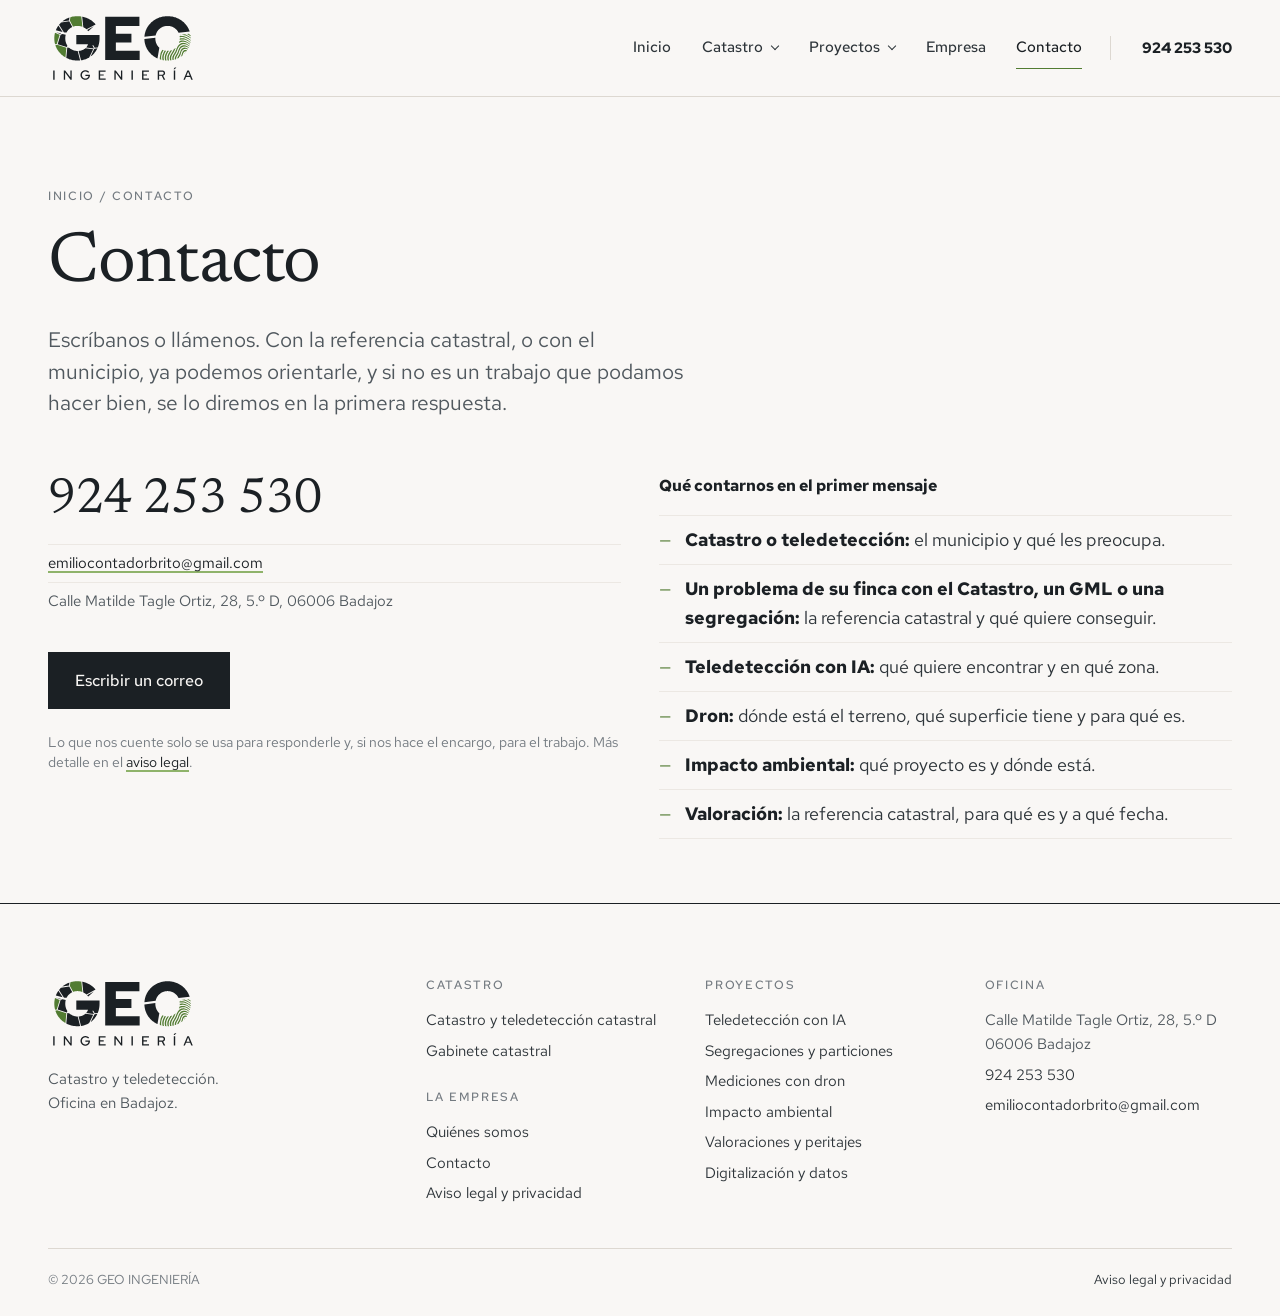
<file: contacto.html>
<!doctype html>
<html lang="es">
<head>
<meta charset="utf-8">
<meta name="viewport" content="width=device-width, initial-scale=1">
<title>Contacto · GEO INGENIERÍA</title>
<meta name="description" content="Contacto de GEO INGENIERÍA: oficina en Badajoz, teléfono 924 253 530 y correo. Catastro, gabinete catastral, segregaciones, dron, impacto ambiental y valoraciones.">

<meta name="theme-color" content="#F9F7F5">
<meta property="og:type" content="website">
<meta property="og:locale" content="es_ES">
<meta property="og:site_name" content="GEO INGENIERÍA">
<meta property="og:title" content="Contacto · GEO INGENIERÍA">
<meta property="og:description" content="Contacto de GEO INGENIERÍA: oficina en Badajoz, teléfono 924 253 530 y correo. Catastro, gabinete catastral, segregaciones, dron, impacto ambiental y valoraciones.">
<meta property="og:image" content="img/catastro-urbano.jpg">
<link rel="icon" href="img/GEO-INGENIERIA_icono-app.svg" type="image/svg+xml">
<link rel="icon" href="img/GEO-INGENIERIA_icono-app_512px.png" sizes="512x512">
<link rel="apple-touch-icon" href="img/GEO-INGENIERIA_icono-app_512px.png">
<link rel="preload" href="fuentes/newsreader-latin-400-normal.woff2" as="font" type="font/woff2" crossorigin>
<link rel="preload" href="fuentes/red-hat-text-latin-400-normal.woff2" as="font" type="font/woff2" crossorigin>
<link rel="stylesheet" href="css/estilo.css">
</head>
<body>

<a class="saltar" href="#principal">Saltar al contenido</a>

<header class="cabecera">
  <div class="contenedor cabecera-fila">
    <a class="marca" href="index.html" aria-label="GEO INGENIERÍA, inicio">
      <img src="img/GEO-INGENIERIA_principal.svg" alt="GEO INGENIERÍA" width="150" height="75">
    </a>
    <button class="menu-boton" aria-expanded="false" aria-controls="menu">Menú</button>
    <nav class="menu" id="menu" aria-label="Principal">
      <a href="index.html">Inicio</a>
      <div class="desplegable">
        <button type="button" class="desplegable-boton" aria-expanded="false" aria-controls="sub-catastro">Catastro</button>
        <div class="submenu" id="sub-catastro"><a href="catastro.html">Catastro y teledetección catastral</a><a href="gabinete.html">Gabinete catastral</a></div>
      </div>
      <div class="desplegable">
        <button type="button" class="desplegable-boton" aria-expanded="false" aria-controls="sub-proyectos">Proyectos</button>
        <div class="submenu" id="sub-proyectos"><a href="teledeteccion-ia.html">Teledetección con IA</a><a href="segregaciones.html">Segregaciones y particiones</a><a href="dron.html">Mediciones con dron</a><a href="medio-ambiente.html">Impacto ambiental</a><a href="valoraciones.html">Valoraciones y peritajes</a><a href="digitalizacion.html">Digitalización y datos</a></div>
      </div>
      <a href="empresa.html">Empresa</a>
      <a href="contacto.html" aria-current="page">Contacto</a>
      <a class="menu-tel" href="tel:+34924253530">Llamar: 924 253 530</a>
    </nav>
    <a class="cabecera-tel" href="tel:+34924253530">924 253 530</a>
  </div>
</header>

<main id="principal">
  <section class="cabeza sin-borde">
    <div class="contenedor">
      <p class="meta"><a href="index.html">Inicio</a> / Contacto</p>
      <h1>Contacto</h1>
      <p class="entrada">Escríbanos o llámenos. Con la referencia catastral, o con el municipio, ya podemos orientarle, y si no es un trabajo que podamos hacer bien, se lo diremos en la primera respuesta.</p>
      <div class="dos" style="margin-top:clamp(36px,5vw,56px)">
        <div>
          <a class="contacto-tel" href="tel:+34924253530">924 253 530</a>
          <ul class="contacto-datos">
            <li><a href="mailto:emiliocontadorbrito@gmail.com">emiliocontadorbrito@gmail.com</a></li>
            <li>Calle Matilde Tagle Ortiz, 28, 5.º&nbsp;D, 06006 Badajoz</li>
          </ul>
          <div class="acciones"><a class="boton" href="mailto:emiliocontadorbrito@gmail.com">Escribir un correo</a></div>
          <p class="nota" style="margin-top:1.4rem">Lo que nos cuente solo se usa para responderle y, si nos hace el encargo, para el trabajo. Más detalle en el <a href="aviso-legal.html">aviso legal</a>.</p>
        </div>
        <div>
          <h3>Qué contarnos en el primer mensaje</h3><ul class="lista"><li><strong>Catastro o teledetección:</strong> el municipio y qué les preocupa.</li><li><strong>Un problema de su finca con el Catastro, un GML o una segregación:</strong> la referencia catastral y qué quiere conseguir.</li><li><strong>Teledetección con IA:</strong> qué quiere encontrar y en qué zona.</li><li><strong>Dron:</strong> dónde está el terreno, qué superficie tiene y para qué es.</li><li><strong>Impacto ambiental:</strong> qué proyecto es y dónde está.</li><li><strong>Valoración:</strong> la referencia catastral, para qué es y a qué fecha.</li></ul>
        </div>
      </div>
    </div>
  </section>
</main>

<footer class="pie">
  <div class="contenedor">
    <div class="pie-rejilla">
      <div>
        <img src="img/GEO-INGENIERIA_principal.svg" alt="GEO INGENIERÍA" width="150" height="75">
        <p>Catastro y teledetección.<br>Oficina en Badajoz.</p>
      </div>
      <div>
        <h4>Catastro</h4>
        <ul>
          <li><a href="catastro.html">Catastro y teledetección catastral</a></li>
          <li><a href="gabinete.html">Gabinete catastral</a></li>
        </ul>
        <h4 style="margin-top:1.6rem">La empresa</h4>
        <ul>
          <li><a href="empresa.html">Quiénes somos</a></li>
          <li><a href="contacto.html">Contacto</a></li>
          <li><a href="aviso-legal.html">Aviso legal y privacidad</a></li>
        </ul>
      </div>
      <div>
        <h4>Proyectos</h4>
        <ul>
          <li><a href="teledeteccion-ia.html">Teledetección con IA</a></li>
          <li><a href="segregaciones.html">Segregaciones y particiones</a></li>
          <li><a href="dron.html">Mediciones con dron</a></li>
          <li><a href="medio-ambiente.html">Impacto ambiental</a></li>
          <li><a href="valoraciones.html">Valoraciones y peritajes</a></li>
          <li><a href="digitalizacion.html">Digitalización y datos</a></li>
        </ul>
      </div>
      <div>
        <h4>Oficina</h4>
        <ul>
          <li>Calle Matilde Tagle Ortiz, 28, 5.º&nbsp;D<br>06006 Badajoz</li>
          <li><a href="tel:+34924253530">924 253 530</a></li>
          <li><a href="mailto:emiliocontadorbrito@gmail.com">emiliocontadorbrito@gmail.com</a></li>
        </ul>
      </div>
    </div>
    <div class="pie-legal">
      <span>© 2026 GEO INGENIERÍA</span>
      <span><a href="aviso-legal.html">Aviso legal y privacidad</a></span>
    </div>
  </div>
</footer>

<script src="js/menu.js"></script>
</body>
</html>
</file>
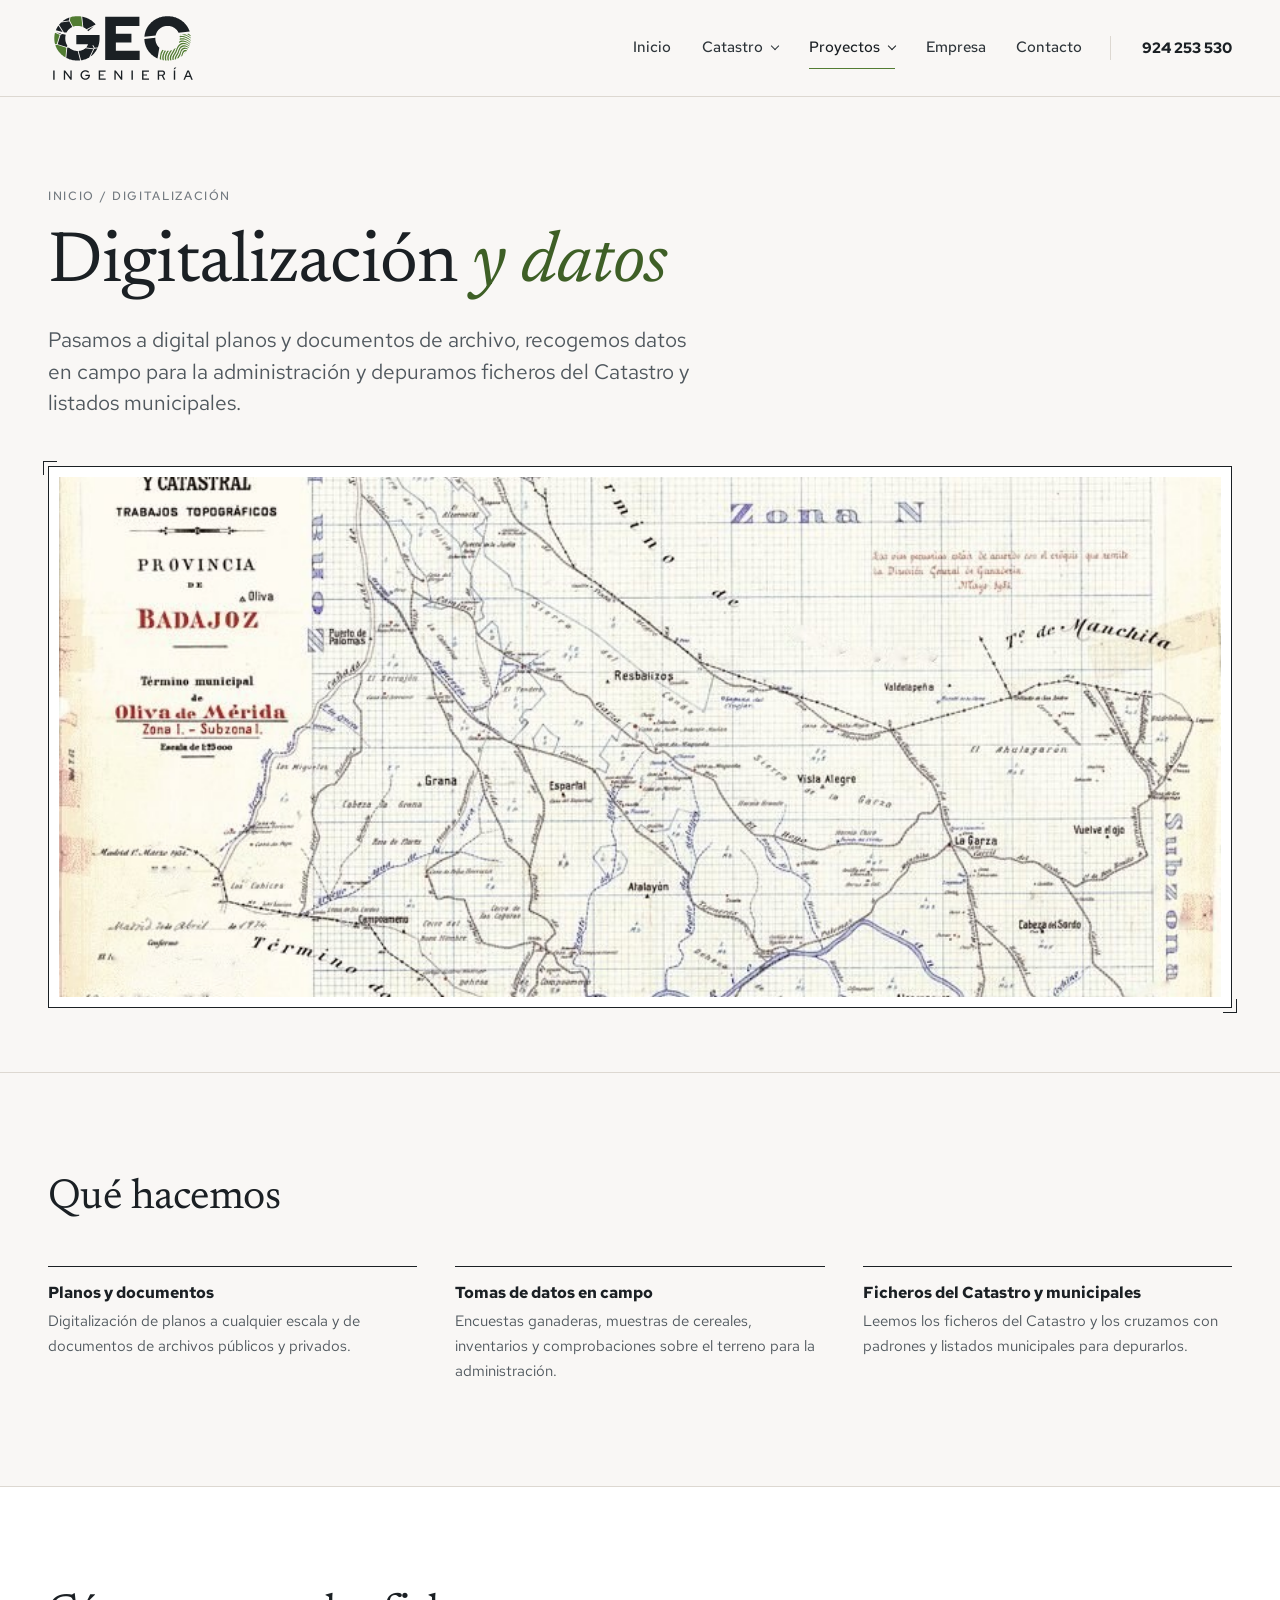
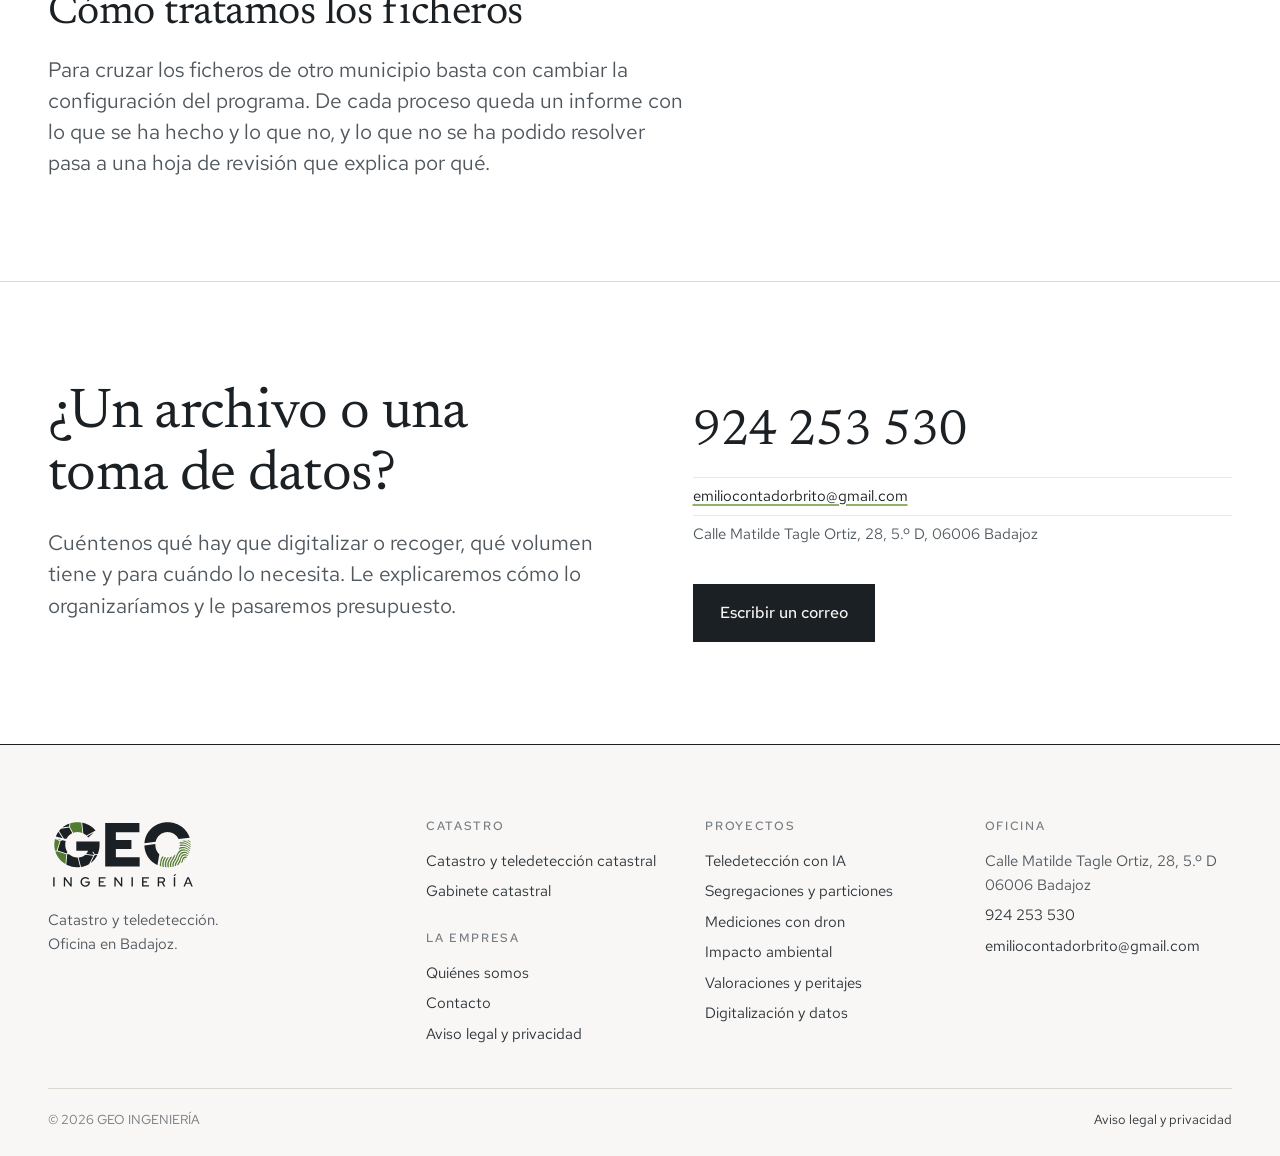
<file: digitalizacion.html>
<!doctype html>
<html lang="es">
<head>
<meta charset="utf-8">
<meta name="viewport" content="width=device-width, initial-scale=1">
<title>Digitalización y datos · GEO INGENIERÍA</title>
<meta name="description" content="Digitalización de planos y documentos de archivo, tomas de datos en campo para la administración y tratamiento de ficheros del Catastro y listados municipales.">

<meta name="theme-color" content="#F9F7F5">
<meta property="og:type" content="website">
<meta property="og:locale" content="es_ES">
<meta property="og:site_name" content="GEO INGENIERÍA">
<meta property="og:title" content="Digitalización y datos · GEO INGENIERÍA">
<meta property="og:description" content="Digitalización de planos y documentos de archivo, tomas de datos en campo para la administración y tratamiento de ficheros del Catastro y listados municipales.">
<meta property="og:image" content="img/plano-historico.jpg">
<link rel="icon" href="img/GEO-INGENIERIA_icono-app.svg" type="image/svg+xml">
<link rel="icon" href="img/GEO-INGENIERIA_icono-app_512px.png" sizes="512x512">
<link rel="apple-touch-icon" href="img/GEO-INGENIERIA_icono-app_512px.png">
<link rel="preload" href="fuentes/newsreader-latin-400-normal.woff2" as="font" type="font/woff2" crossorigin>
<link rel="preload" href="fuentes/red-hat-text-latin-400-normal.woff2" as="font" type="font/woff2" crossorigin>
<link rel="stylesheet" href="css/estilo.css">
</head>
<body>

<a class="saltar" href="#principal">Saltar al contenido</a>

<header class="cabecera">
  <div class="contenedor cabecera-fila">
    <a class="marca" href="index.html" aria-label="GEO INGENIERÍA, inicio">
      <img src="img/GEO-INGENIERIA_principal.svg" alt="GEO INGENIERÍA" width="150" height="75">
    </a>
    <button class="menu-boton" aria-expanded="false" aria-controls="menu">Menú</button>
    <nav class="menu" id="menu" aria-label="Principal">
      <a href="index.html">Inicio</a>
      <div class="desplegable">
        <button type="button" class="desplegable-boton" aria-expanded="false" aria-controls="sub-catastro">Catastro</button>
        <div class="submenu" id="sub-catastro"><a href="catastro.html">Catastro y teledetección catastral</a><a href="gabinete.html">Gabinete catastral</a></div>
      </div>
      <div class="desplegable">
        <button type="button" class="desplegable-boton actual" aria-expanded="false" aria-controls="sub-proyectos">Proyectos</button>
        <div class="submenu" id="sub-proyectos"><a href="teledeteccion-ia.html">Teledetección con IA</a><a href="segregaciones.html">Segregaciones y particiones</a><a href="dron.html">Mediciones con dron</a><a href="medio-ambiente.html">Impacto ambiental</a><a href="valoraciones.html">Valoraciones y peritajes</a><a href="digitalizacion.html" aria-current="page">Digitalización y datos</a></div>
      </div>
      <a href="empresa.html">Empresa</a>
      <a href="contacto.html">Contacto</a>
      <a class="menu-tel" href="tel:+34924253530">Llamar: 924 253 530</a>
    </nav>
    <a class="cabecera-tel" href="tel:+34924253530">924 253 530</a>
  </div>
</header>

<main id="principal">
  <section class="cabeza sin-borde">
    <div class="contenedor">
      <p class="meta"><a href="index.html">Inicio</a> / Digitalización</p>
      <h1>Digitalización <em>y datos</em></h1>
      <p class="entrada">Pasamos a digital planos y documentos de archivo, recogemos datos en campo para la administración y depuramos ficheros del Catastro y listados municipales.</p>
      
      <figure class="lamina ancha"><div class="lamina-marco"><img src="img/plano-historico.jpg" alt="Plano topográfico histórico del Instituto Geográfico y Catastral" loading="lazy" style="object-position:center 30%"></div></figure>
    </div>
  </section>
  <section>
    <div class="contenedor">
      <div class="bloque">
        <div class="bloque-cuerpo">
<h2>Qué hacemos</h2>
        </div>
      </div><div class="columnas"><div class="revelar"><h3>Planos y documentos</h3><p>Digitalización de planos a cualquier escala y de documentos de archivos públicos y privados.</p></div><div class="revelar"><h3>Tomas de datos en campo</h3><p>Encuestas ganaderas, muestras de cereales, inventarios y comprobaciones sobre el terreno para la administración.</p></div><div class="revelar"><h3>Ficheros del Catastro y municipales</h3><p>Leemos los ficheros del Catastro y los cruzamos con padrones y listados municipales para depurarlos.</p></div></div>
    </div>
  </section>
  <section class="blanco">
    <div class="contenedor">
      <div class="bloque">
        <div class="bloque-cuerpo">
<h2>Cómo tratamos los ficheros</h2>
          <p class="entrada">Para cruzar los ficheros de otro municipio basta con cambiar la configuración del programa. De cada proceso queda un informe con lo que se ha hecho y lo que no, y lo que no se ha podido resolver pasa a una hoja de revisión que explica por qué.</p>
        </div>
      </div>
    </div>
  </section>
  <section class="contacto" id="contacto">
    <div class="contenedor contacto-rejilla">
      <div>
        <h2>¿Un archivo o una toma de datos?</h2>
        <p class="entrada" style="margin-top:1.2rem">Cuéntenos qué hay que digitalizar o recoger, qué volumen tiene y para cuándo lo necesita. Le explicaremos cómo lo organizaríamos y le pasaremos presupuesto.</p>
      </div>
      <div>
        <a class="contacto-tel" href="tel:+34924253530">924 253 530</a>
        <ul class="contacto-datos">
          <li><a href="mailto:emiliocontadorbrito@gmail.com">emiliocontadorbrito@gmail.com</a></li>
          <li>Calle Matilde Tagle Ortiz, 28, 5.º&nbsp;D, 06006 Badajoz</li>
        </ul>
        <div class="acciones"><a class="boton" href="mailto:emiliocontadorbrito@gmail.com">Escribir un correo</a></div>
      </div>
    </div>
  </section>
</main>

<footer class="pie">
  <div class="contenedor">
    <div class="pie-rejilla">
      <div>
        <img src="img/GEO-INGENIERIA_principal.svg" alt="GEO INGENIERÍA" width="150" height="75">
        <p>Catastro y teledetección.<br>Oficina en Badajoz.</p>
      </div>
      <div>
        <h4>Catastro</h4>
        <ul>
          <li><a href="catastro.html">Catastro y teledetección catastral</a></li>
          <li><a href="gabinete.html">Gabinete catastral</a></li>
        </ul>
        <h4 style="margin-top:1.6rem">La empresa</h4>
        <ul>
          <li><a href="empresa.html">Quiénes somos</a></li>
          <li><a href="contacto.html">Contacto</a></li>
          <li><a href="aviso-legal.html">Aviso legal y privacidad</a></li>
        </ul>
      </div>
      <div>
        <h4>Proyectos</h4>
        <ul>
          <li><a href="teledeteccion-ia.html">Teledetección con IA</a></li>
          <li><a href="segregaciones.html">Segregaciones y particiones</a></li>
          <li><a href="dron.html">Mediciones con dron</a></li>
          <li><a href="medio-ambiente.html">Impacto ambiental</a></li>
          <li><a href="valoraciones.html">Valoraciones y peritajes</a></li>
          <li><a href="digitalizacion.html">Digitalización y datos</a></li>
        </ul>
      </div>
      <div>
        <h4>Oficina</h4>
        <ul>
          <li>Calle Matilde Tagle Ortiz, 28, 5.º&nbsp;D<br>06006 Badajoz</li>
          <li><a href="tel:+34924253530">924 253 530</a></li>
          <li><a href="mailto:emiliocontadorbrito@gmail.com">emiliocontadorbrito@gmail.com</a></li>
        </ul>
      </div>
    </div>
    <div class="pie-legal">
      <span>© 2026 GEO INGENIERÍA</span>
      <span><a href="aviso-legal.html">Aviso legal y privacidad</a></span>
    </div>
  </div>
</footer>

<script src="js/menu.js"></script>
</body>
</html>
</file>
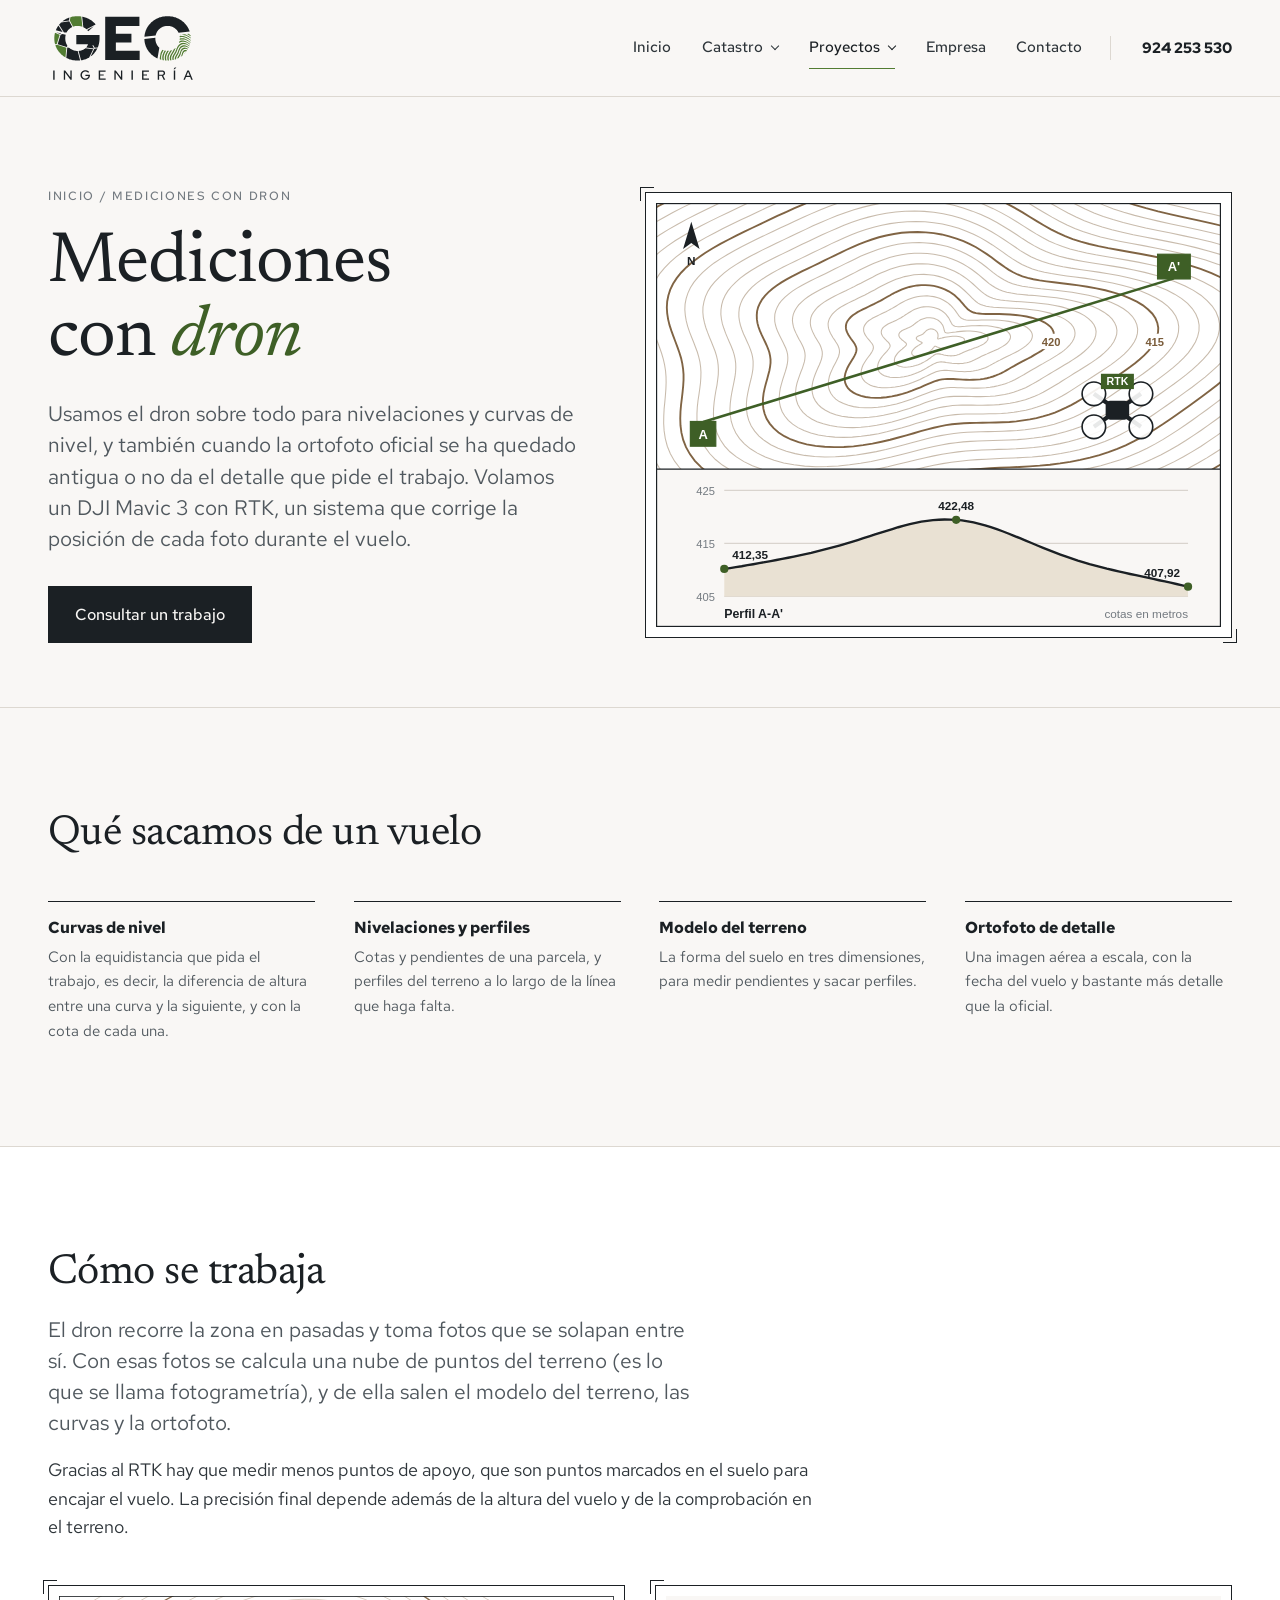
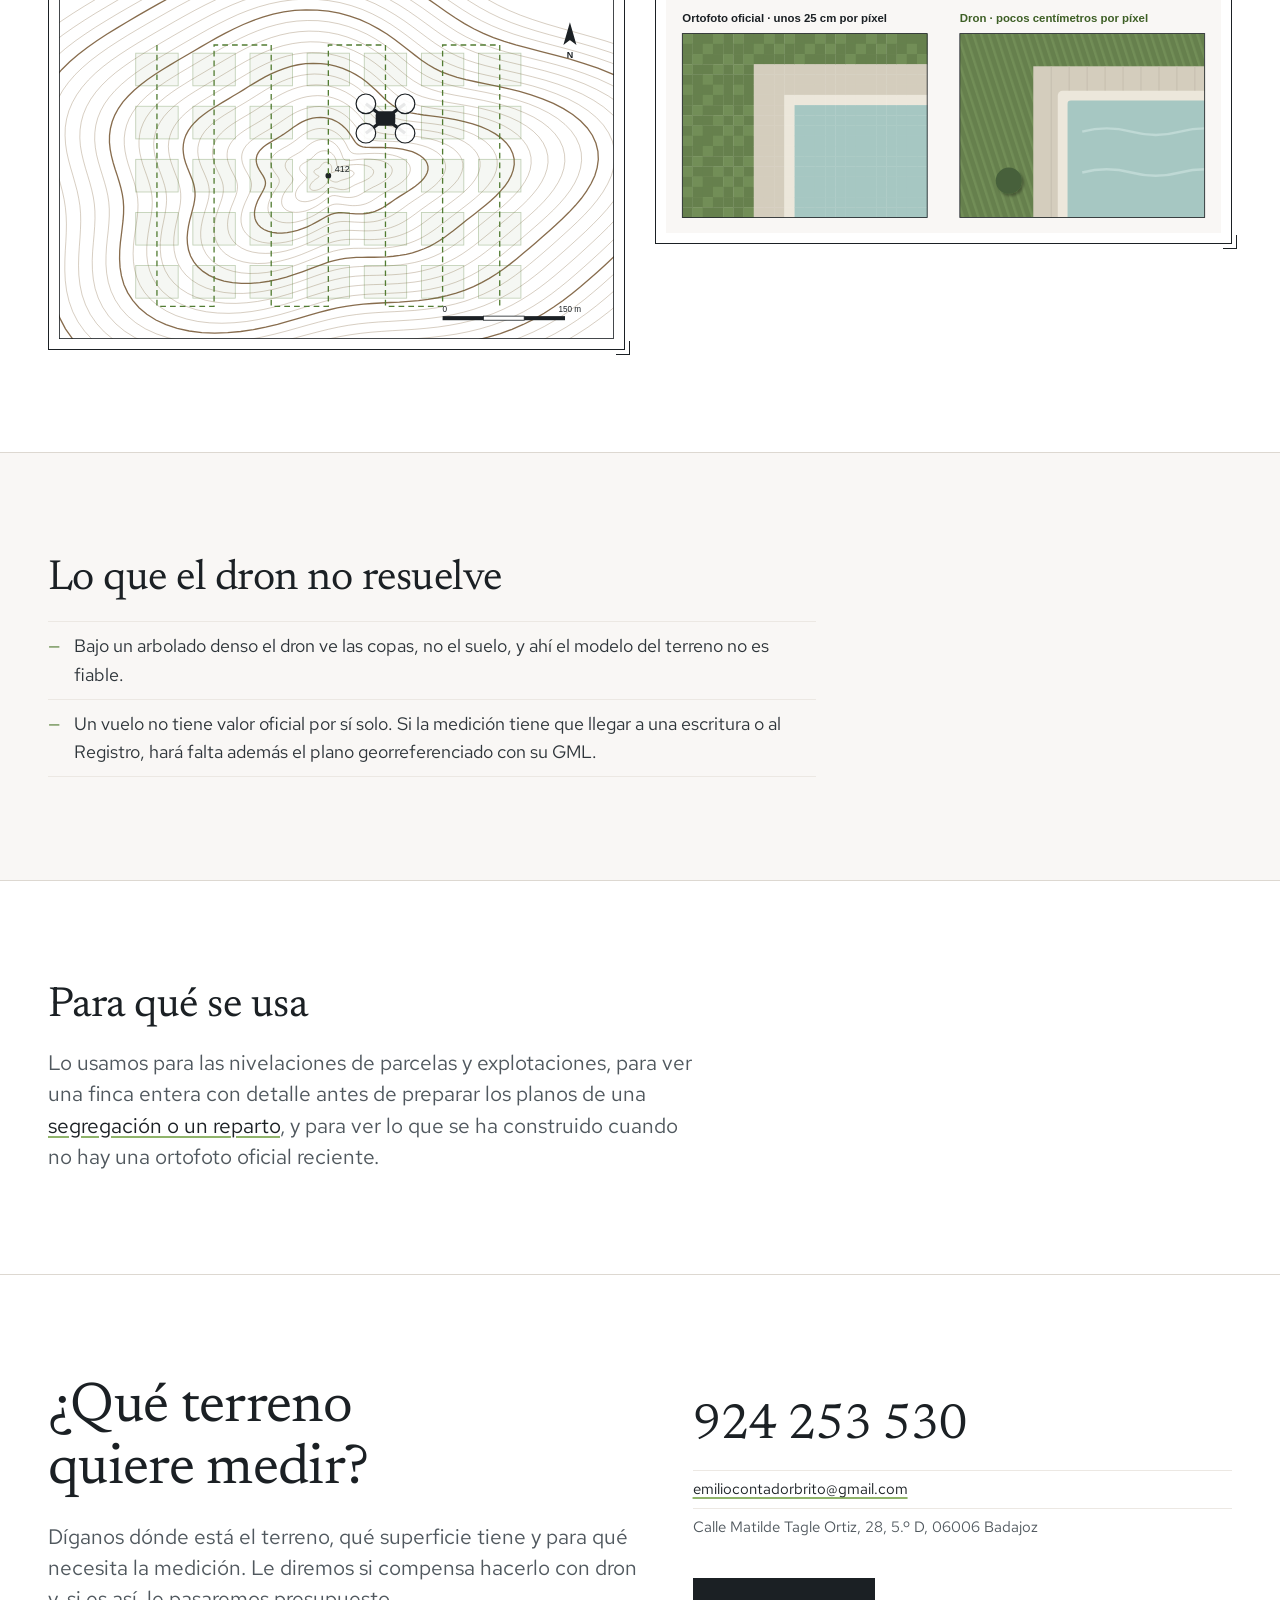
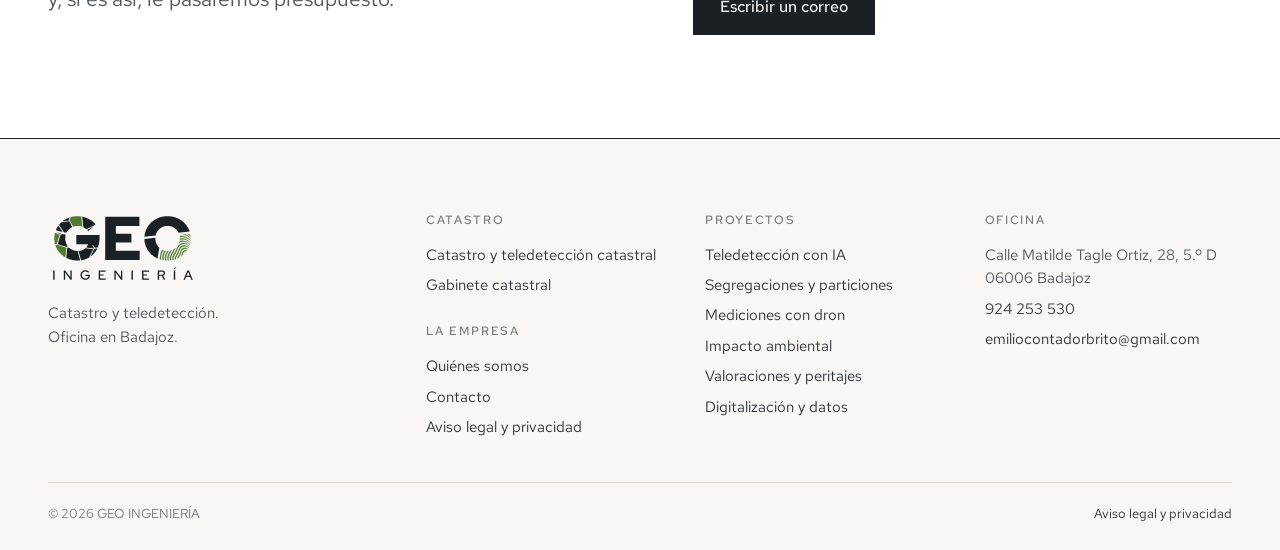
<file: dron.html>
<!doctype html>
<html lang="es">
<head>
<meta charset="utf-8">
<meta name="viewport" content="width=device-width, initial-scale=1">
<title>Mediciones con dron · GEO INGENIERÍA</title>
<meta name="description" content="Nivelaciones, curvas de nivel, modelos del terreno y ortofotos de detalle con dron. Volamos un DJI Mavic 3 con RTK.">

<meta name="theme-color" content="#F9F7F5">
<meta property="og:type" content="website">
<meta property="og:locale" content="es_ES">
<meta property="og:site_name" content="GEO INGENIERÍA">
<meta property="og:title" content="Mediciones con dron · GEO INGENIERÍA">
<meta property="og:description" content="Nivelaciones, curvas de nivel, modelos del terreno y ortofotos de detalle con dron. Volamos un DJI Mavic 3 con RTK.">
<meta property="og:image" content="img/serv/dron-mdt.svg">
<link rel="icon" href="img/GEO-INGENIERIA_icono-app.svg" type="image/svg+xml">
<link rel="icon" href="img/GEO-INGENIERIA_icono-app_512px.png" sizes="512x512">
<link rel="apple-touch-icon" href="img/GEO-INGENIERIA_icono-app_512px.png">
<link rel="preload" href="fuentes/newsreader-latin-400-normal.woff2" as="font" type="font/woff2" crossorigin>
<link rel="preload" href="fuentes/red-hat-text-latin-400-normal.woff2" as="font" type="font/woff2" crossorigin>
<link rel="stylesheet" href="css/estilo.css">
</head>
<body>

<a class="saltar" href="#principal">Saltar al contenido</a>

<header class="cabecera">
  <div class="contenedor cabecera-fila">
    <a class="marca" href="index.html" aria-label="GEO INGENIERÍA, inicio">
      <img src="img/GEO-INGENIERIA_principal.svg" alt="GEO INGENIERÍA" width="150" height="75">
    </a>
    <button class="menu-boton" aria-expanded="false" aria-controls="menu">Menú</button>
    <nav class="menu" id="menu" aria-label="Principal">
      <a href="index.html">Inicio</a>
      <div class="desplegable">
        <button type="button" class="desplegable-boton" aria-expanded="false" aria-controls="sub-catastro">Catastro</button>
        <div class="submenu" id="sub-catastro"><a href="catastro.html">Catastro y teledetección catastral</a><a href="gabinete.html">Gabinete catastral</a></div>
      </div>
      <div class="desplegable">
        <button type="button" class="desplegable-boton actual" aria-expanded="false" aria-controls="sub-proyectos">Proyectos</button>
        <div class="submenu" id="sub-proyectos"><a href="teledeteccion-ia.html">Teledetección con IA</a><a href="segregaciones.html">Segregaciones y particiones</a><a href="dron.html" aria-current="page">Mediciones con dron</a><a href="medio-ambiente.html">Impacto ambiental</a><a href="valoraciones.html">Valoraciones y peritajes</a><a href="digitalizacion.html">Digitalización y datos</a></div>
      </div>
      <a href="empresa.html">Empresa</a>
      <a href="contacto.html">Contacto</a>
      <a class="menu-tel" href="tel:+34924253530">Llamar: 924 253 530</a>
    </nav>
    <a class="cabecera-tel" href="tel:+34924253530">924 253 530</a>
  </div>
</header>

<main id="principal">
  <section class="cabeza sin-borde">
    <div class="contenedor cabeza-dos">
      <div>
        <p class="meta"><a href="index.html">Inicio</a> / Mediciones con dron</p>
        <h1>Mediciones con <em>dron</em></h1>
        <p class="entrada">Usamos el dron sobre todo para nivelaciones y curvas de nivel, y también cuando la ortofoto oficial se ha quedado antigua o no da el detalle que pide el trabajo. Volamos un DJI Mavic 3 con RTK, un sistema que corrige la posición de cada foto durante el vuelo.</p>
        <div class="acciones"><a class="boton" href="#contacto">Consultar un trabajo</a></div>
      </div>
      <figure class="lamina"><div class="lamina-marco"><img src="img/serv/dron-mdt.svg" alt="Curvas de nivel obtenidas con dron, con la línea de un perfil y el perfil de nivelación debajo" loading="lazy"></div></figure>
    </div>
  </section>
  <section>
    <div class="contenedor">
      <div class="bloque">
        <div class="bloque-cuerpo">
<h2>Qué sacamos de un vuelo</h2>
        </div>
      </div><div class="columnas"><div class="revelar"><h3>Curvas de nivel</h3><p>Con la equidistancia que pida el trabajo, es decir, la diferencia de altura entre una curva y la siguiente, y con la cota de cada una.</p></div><div class="revelar"><h3>Nivelaciones y perfiles</h3><p>Cotas y pendientes de una parcela, y perfiles del terreno a lo largo de la línea que haga falta.</p></div><div class="revelar"><h3>Modelo del terreno</h3><p>La forma del suelo en tres dimensiones, para medir pendientes y sacar perfiles.</p></div><div class="revelar"><h3>Ortofoto de detalle</h3><p>Una imagen aérea a escala, con la fecha del vuelo y bastante más detalle que la oficial.</p></div></div>
    </div>
  </section>
  <section class="blanco">
    <div class="contenedor">
      <div class="bloque">
        <div class="bloque-cuerpo">
<h2>Cómo se trabaja</h2>
          <p class="entrada">El dron recorre la zona en pasadas y toma fotos que se solapan entre sí. Con esas fotos se calcula una nube de puntos del terreno (es lo que se llama fotogrametría), y de ella salen el modelo del terreno, las curvas y la ortofoto.</p>
          <p>Gracias al RTK hay que medir menos puntos de apoyo, que son puntos marcados en el suelo para encajar el vuelo. La precisión final depende además de la altura del vuelo y de la comprobación en el terreno.</p>
        </div>
      </div><div class="dos-laminas"><figure class="lamina revelar"><div class="lamina-marco"><img src="img/tele/dron-curvas.svg" alt="Plan de vuelo de un dron sobre un plano de curvas de nivel" loading="lazy"></div></figure><figure class="lamina revelar"><div class="lamina-marco"><img src="img/tele/pixeles.svg" alt="El mismo recorte de terreno con la ortofoto oficial, a unos 25 centímetros por píxel, y con el dron, a pocos centímetros por píxel" loading="lazy"></div></figure></div>
    </div>
  </section>
  <section>
    <div class="contenedor">
      <div class="bloque">
        <div class="bloque-cuerpo">
<h2>Lo que el dron no resuelve</h2><ul class="lista"><li>Bajo un arbolado denso el dron ve las copas, no el suelo, y ahí el modelo del terreno no es fiable.</li><li>Un vuelo no tiene valor oficial por sí solo. Si la medición tiene que llegar a una escritura o al Registro, hará falta además el plano georreferenciado con su GML.</li></ul>
        </div>
      </div>
    </div>
  </section>
  <section class="blanco">
    <div class="contenedor">
      <div class="bloque">
        <div class="bloque-cuerpo">
<h2>Para qué se usa</h2>
          <p class="entrada">Lo usamos para las nivelaciones de parcelas y explotaciones, para ver una finca entera con detalle antes de preparar los planos de una <a href="segregaciones.html">segregación o un reparto</a>, y para ver lo que se ha construido cuando no hay una ortofoto oficial reciente.</p>
        </div>
      </div>
    </div>
  </section>
  <section class="contacto" id="contacto">
    <div class="contenedor contacto-rejilla">
      <div>
        <h2>¿Qué terreno quiere medir?</h2>
        <p class="entrada" style="margin-top:1.2rem">Díganos dónde está el terreno, qué superficie tiene y para qué necesita la medición. Le diremos si compensa hacerlo con dron y, si es así, le pasaremos presupuesto.</p>
      </div>
      <div>
        <a class="contacto-tel" href="tel:+34924253530">924 253 530</a>
        <ul class="contacto-datos">
          <li><a href="mailto:emiliocontadorbrito@gmail.com">emiliocontadorbrito@gmail.com</a></li>
          <li>Calle Matilde Tagle Ortiz, 28, 5.º&nbsp;D, 06006 Badajoz</li>
        </ul>
        <div class="acciones"><a class="boton" href="mailto:emiliocontadorbrito@gmail.com">Escribir un correo</a></div>
      </div>
    </div>
  </section>
</main>

<footer class="pie">
  <div class="contenedor">
    <div class="pie-rejilla">
      <div>
        <img src="img/GEO-INGENIERIA_principal.svg" alt="GEO INGENIERÍA" width="150" height="75">
        <p>Catastro y teledetección.<br>Oficina en Badajoz.</p>
      </div>
      <div>
        <h4>Catastro</h4>
        <ul>
          <li><a href="catastro.html">Catastro y teledetección catastral</a></li>
          <li><a href="gabinete.html">Gabinete catastral</a></li>
        </ul>
        <h4 style="margin-top:1.6rem">La empresa</h4>
        <ul>
          <li><a href="empresa.html">Quiénes somos</a></li>
          <li><a href="contacto.html">Contacto</a></li>
          <li><a href="aviso-legal.html">Aviso legal y privacidad</a></li>
        </ul>
      </div>
      <div>
        <h4>Proyectos</h4>
        <ul>
          <li><a href="teledeteccion-ia.html">Teledetección con IA</a></li>
          <li><a href="segregaciones.html">Segregaciones y particiones</a></li>
          <li><a href="dron.html">Mediciones con dron</a></li>
          <li><a href="medio-ambiente.html">Impacto ambiental</a></li>
          <li><a href="valoraciones.html">Valoraciones y peritajes</a></li>
          <li><a href="digitalizacion.html">Digitalización y datos</a></li>
        </ul>
      </div>
      <div>
        <h4>Oficina</h4>
        <ul>
          <li>Calle Matilde Tagle Ortiz, 28, 5.º&nbsp;D<br>06006 Badajoz</li>
          <li><a href="tel:+34924253530">924 253 530</a></li>
          <li><a href="mailto:emiliocontadorbrito@gmail.com">emiliocontadorbrito@gmail.com</a></li>
        </ul>
      </div>
    </div>
    <div class="pie-legal">
      <span>© 2026 GEO INGENIERÍA</span>
      <span><a href="aviso-legal.html">Aviso legal y privacidad</a></span>
    </div>
  </div>
</footer>

<script src="js/menu.js"></script>
</body>
</html>
</file>
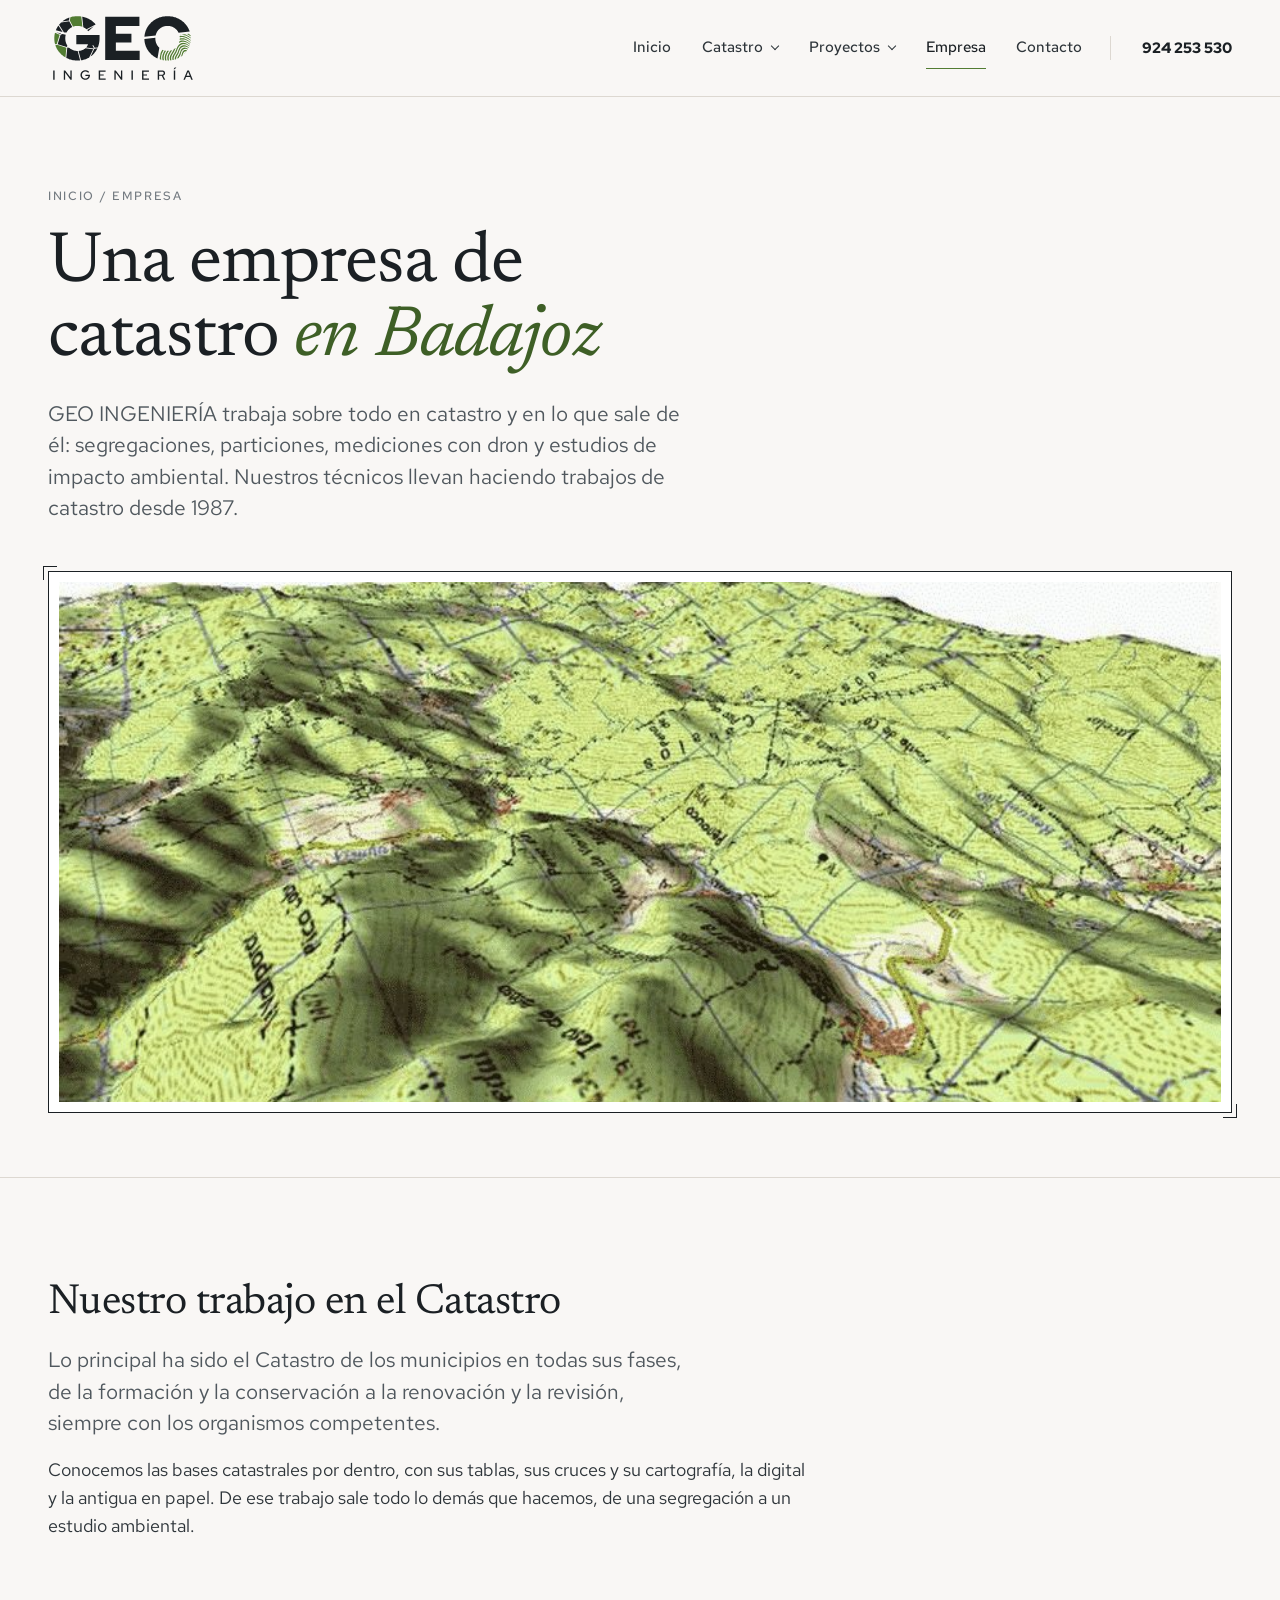
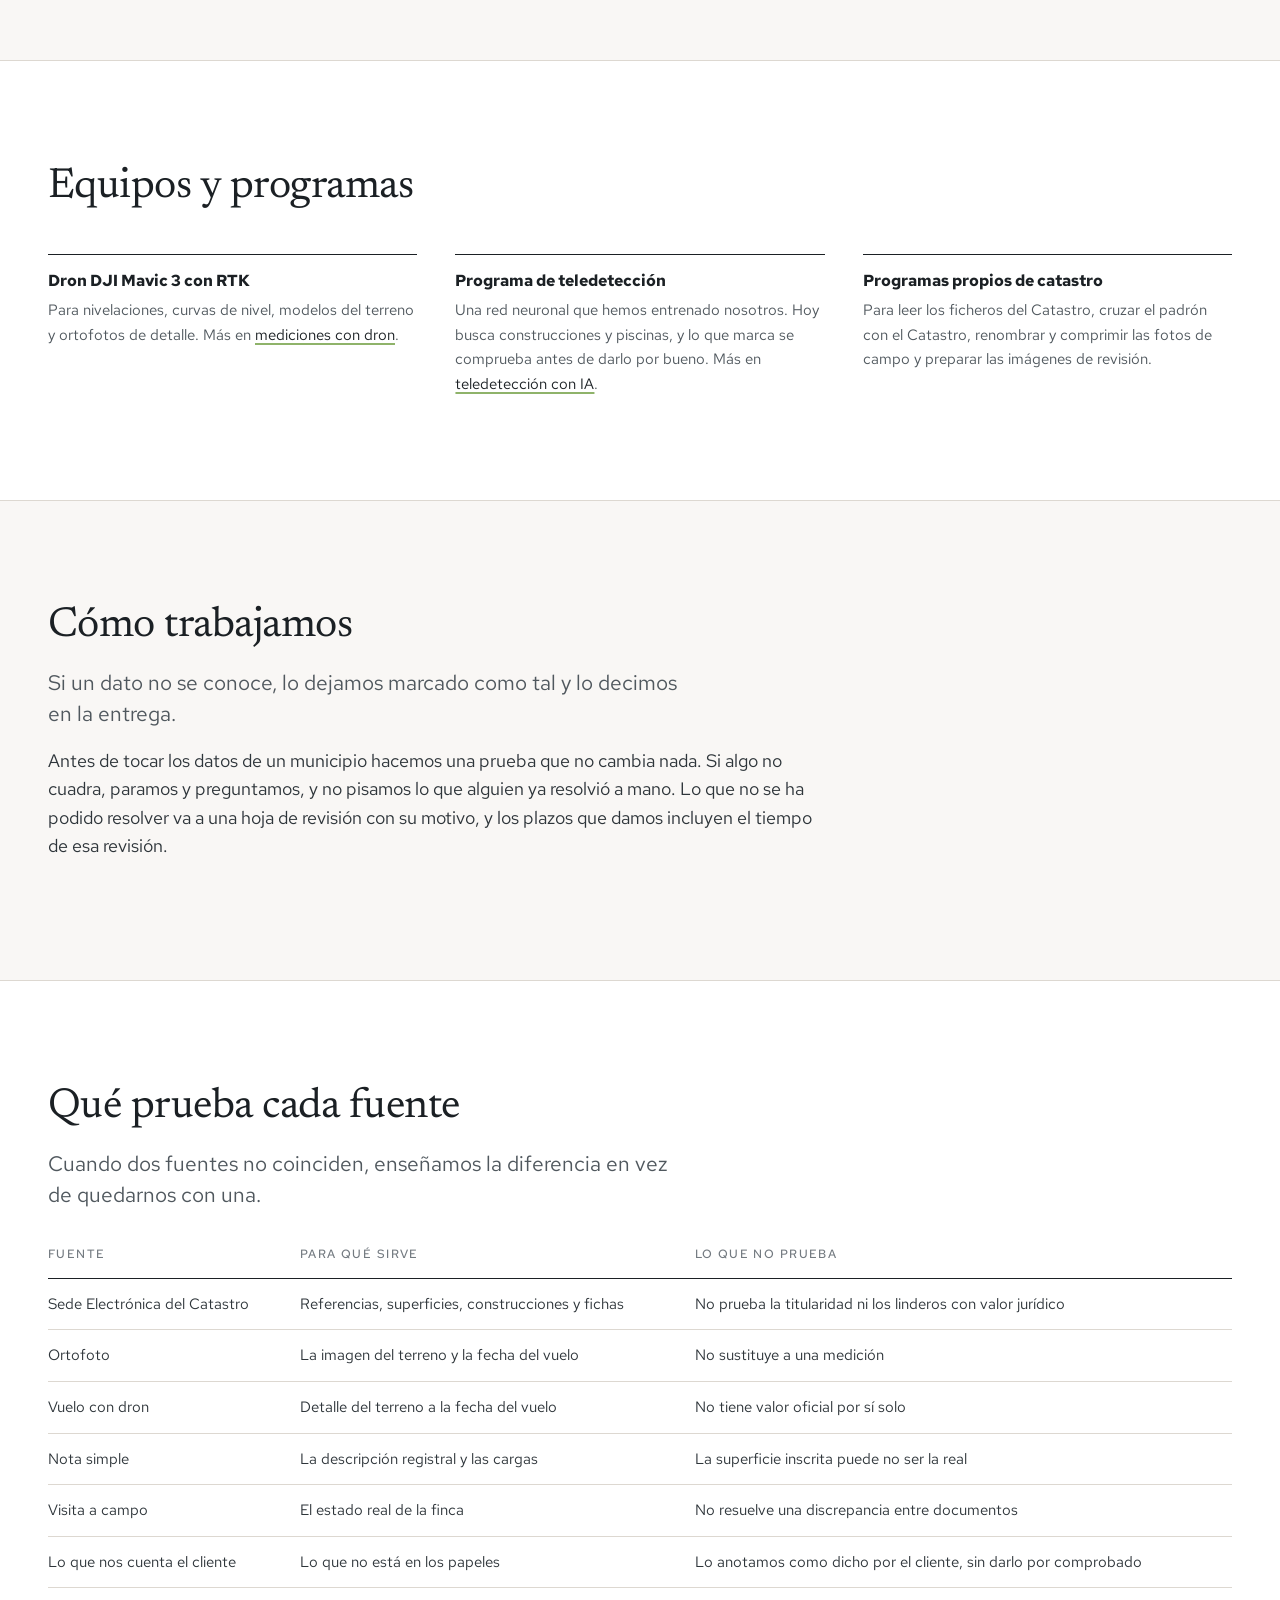
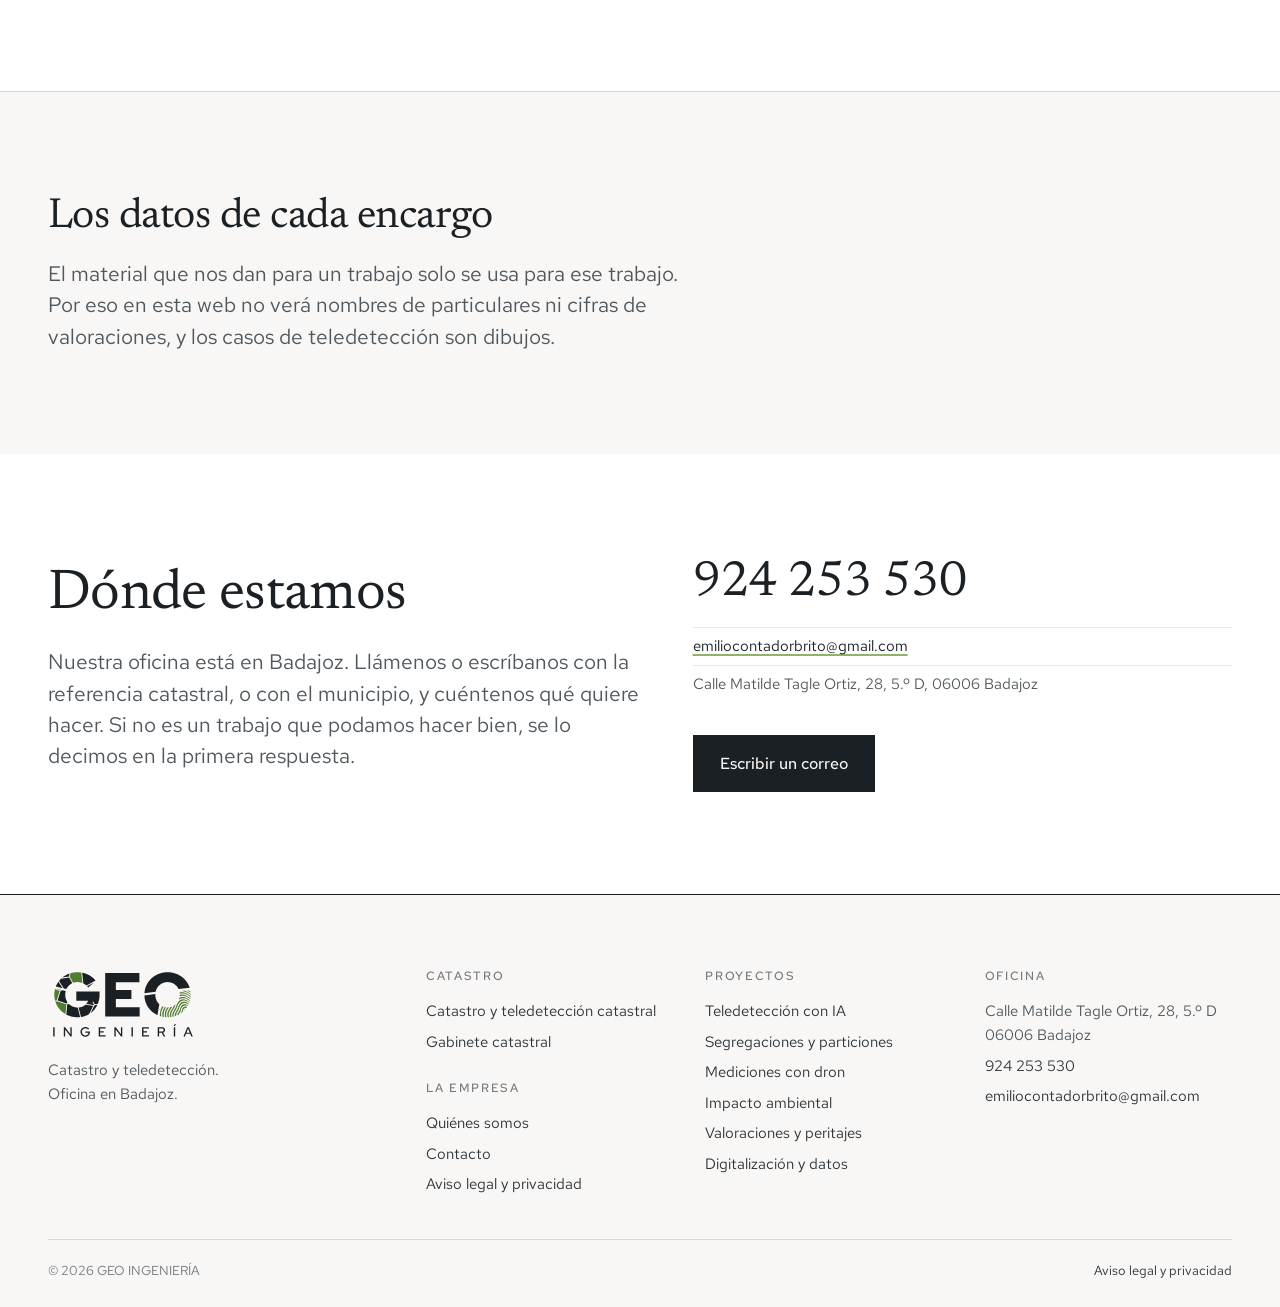
<file: empresa.html>
<!doctype html>
<html lang="es">
<head>
<meta charset="utf-8">
<meta name="viewport" content="width=device-width, initial-scale=1">
<title>Quiénes somos · GEO INGENIERÍA</title>
<meta name="description" content="GEO INGENIERÍA, empresa de catastro de Badajoz. Nuestros técnicos hacen trabajos de catastro desde 1987. Equipos, programas propios y forma de trabajar.">

<meta name="theme-color" content="#F9F7F5">
<meta property="og:type" content="website">
<meta property="og:locale" content="es_ES">
<meta property="og:site_name" content="GEO INGENIERÍA">
<meta property="og:title" content="Quiénes somos · GEO INGENIERÍA">
<meta property="og:description" content="GEO INGENIERÍA, empresa de catastro de Badajoz. Nuestros técnicos hacen trabajos de catastro desde 1987. Equipos, programas propios y forma de trabajar.">
<meta property="og:image" content="img/mdt.jpg">
<link rel="icon" href="img/GEO-INGENIERIA_icono-app.svg" type="image/svg+xml">
<link rel="icon" href="img/GEO-INGENIERIA_icono-app_512px.png" sizes="512x512">
<link rel="apple-touch-icon" href="img/GEO-INGENIERIA_icono-app_512px.png">
<link rel="preload" href="fuentes/newsreader-latin-400-normal.woff2" as="font" type="font/woff2" crossorigin>
<link rel="preload" href="fuentes/red-hat-text-latin-400-normal.woff2" as="font" type="font/woff2" crossorigin>
<link rel="stylesheet" href="css/estilo.css">
</head>
<body>

<a class="saltar" href="#principal">Saltar al contenido</a>

<header class="cabecera">
  <div class="contenedor cabecera-fila">
    <a class="marca" href="index.html" aria-label="GEO INGENIERÍA, inicio">
      <img src="img/GEO-INGENIERIA_principal.svg" alt="GEO INGENIERÍA" width="150" height="75">
    </a>
    <button class="menu-boton" aria-expanded="false" aria-controls="menu">Menú</button>
    <nav class="menu" id="menu" aria-label="Principal">
      <a href="index.html">Inicio</a>
      <div class="desplegable">
        <button type="button" class="desplegable-boton" aria-expanded="false" aria-controls="sub-catastro">Catastro</button>
        <div class="submenu" id="sub-catastro"><a href="catastro.html">Catastro y teledetección catastral</a><a href="gabinete.html">Gabinete catastral</a></div>
      </div>
      <div class="desplegable">
        <button type="button" class="desplegable-boton" aria-expanded="false" aria-controls="sub-proyectos">Proyectos</button>
        <div class="submenu" id="sub-proyectos"><a href="teledeteccion-ia.html">Teledetección con IA</a><a href="segregaciones.html">Segregaciones y particiones</a><a href="dron.html">Mediciones con dron</a><a href="medio-ambiente.html">Impacto ambiental</a><a href="valoraciones.html">Valoraciones y peritajes</a><a href="digitalizacion.html">Digitalización y datos</a></div>
      </div>
      <a href="empresa.html" aria-current="page">Empresa</a>
      <a href="contacto.html">Contacto</a>
      <a class="menu-tel" href="tel:+34924253530">Llamar: 924 253 530</a>
    </nav>
    <a class="cabecera-tel" href="tel:+34924253530">924 253 530</a>
  </div>
</header>

<main id="principal">
  <section class="cabeza sin-borde">
    <div class="contenedor">
      <p class="meta"><a href="index.html">Inicio</a> / Empresa</p>
      <h1>Una empresa de catastro <em>en Badajoz</em></h1>
      <p class="entrada">GEO INGENIERÍA trabaja sobre todo en catastro y en lo que sale de él: segregaciones, particiones, mediciones con dron y estudios de impacto ambiental. Nuestros técnicos llevan haciendo trabajos de catastro desde 1987.</p>
      
      <figure class="lamina ancha"><div class="lamina-marco"><img src="img/mdt.jpg" alt="Modelo digital del terreno en tres dimensiones con la cartografía superpuesta" loading="lazy"></div></figure>
    </div>
  </section>
  <section>
    <div class="contenedor">
      <div class="bloque">
        <div class="bloque-cuerpo">
<h2>Nuestro trabajo en el Catastro</h2>
          <p class="entrada">Lo principal ha sido el Catastro de los municipios en todas sus fases, de la formación y la conservación a la renovación y la revisión, siempre con los organismos competentes.</p>
          <p>Conocemos las bases catastrales por dentro, con sus tablas, sus cruces y su cartografía, la digital y la antigua en papel. De ese trabajo sale todo lo demás que hacemos, de una segregación a un estudio ambiental.</p>
        </div>
      </div>
    </div>
  </section>
  <section class="blanco" id="medios">
    <div class="contenedor">
      <div class="bloque">
        <div class="bloque-cuerpo">
<h2>Equipos y programas</h2>
        </div>
      </div><div class="columnas"><div class="revelar"><h3>Dron DJI Mavic 3 con RTK</h3><p>Para nivelaciones, curvas de nivel, modelos del terreno y ortofotos de detalle. Más en <a href="dron.html">mediciones con dron</a>.</p></div><div class="revelar"><h3>Programa de teledetección</h3><p>Una red neuronal que hemos entrenado nosotros. Hoy busca construcciones y piscinas, y lo que marca se comprueba antes de darlo por bueno. Más en <a href="teledeteccion-ia.html">teledetección con IA</a>.</p></div><div class="revelar"><h3>Programas propios de catastro</h3><p>Para leer los ficheros del Catastro, cruzar el padrón con el Catastro, renombrar y comprimir las fotos de campo y preparar las imágenes de revisión.</p></div></div>
    </div>
  </section>
  <section id="metodo">
    <div class="contenedor">
      <div class="bloque">
        <div class="bloque-cuerpo">
<h2>Cómo trabajamos</h2>
          <p class="entrada">Si un dato no se conoce, lo dejamos marcado como tal y lo decimos en la entrega.</p>
          <p>Antes de tocar los datos de un municipio hacemos una prueba que no cambia nada. Si algo no cuadra, paramos y preguntamos, y no pisamos lo que alguien ya resolvió a mano. Lo que no se ha podido resolver va a una hoja de revisión con su motivo, y los plazos que damos incluyen el tiempo de esa revisión.</p>
        </div>
      </div>
    </div>
  </section>
  <section class="blanco">
    <div class="contenedor">
      <div class="bloque">
        <div class="bloque-cuerpo">
<h2>Qué prueba cada fuente</h2>
          <p class="entrada">Cuando dos fuentes no coinciden, enseñamos la diferencia en vez de quedarnos con una.</p>
          <div class="tabla-envoltura"><table>
            <thead><tr><th>Fuente</th><th>Para qué sirve</th><th>Lo que no prueba</th></tr></thead>
            <tbody>
              <tr><td>Sede Electrónica del Catastro</td><td>Referencias, superficies, construcciones y fichas</td><td>No prueba la titularidad ni los linderos con valor jurídico</td></tr>
              <tr><td>Ortofoto</td><td>La imagen del terreno y la fecha del vuelo</td><td>No sustituye a una medición</td></tr>
              <tr><td>Vuelo con dron</td><td>Detalle del terreno a la fecha del vuelo</td><td>No tiene valor oficial por sí solo</td></tr>
              <tr><td>Nota simple</td><td>La descripción registral y las cargas</td><td>La superficie inscrita puede no ser la real</td></tr>
              <tr><td>Visita a campo</td><td>El estado real de la finca</td><td>No resuelve una discrepancia entre documentos</td></tr>
              <tr><td>Lo que nos cuenta el cliente</td><td>Lo que no está en los papeles</td><td>Lo anotamos como dicho por el cliente, sin darlo por comprobado</td></tr>
            </tbody>
          </table></div>
        </div>
      </div>
    </div>
  </section>
  <section>
    <div class="contenedor">
      <div class="bloque">
        <div class="bloque-cuerpo">
<h2>Los datos de cada encargo</h2>
          <p class="entrada">El material que nos dan para un trabajo solo se usa para ese trabajo. Por eso en esta web no verá nombres de particulares ni cifras de valoraciones, y los casos de teledetección son dibujos.</p>
        </div>
      </div>
    </div>
  </section>
<div id="oficinas"></div>  <section class="contacto" id="contacto">
    <div class="contenedor contacto-rejilla">
      <div>
        <h2>Dónde estamos</h2>
        <p class="entrada" style="margin-top:1.2rem">Nuestra oficina está en Badajoz. Llámenos o escríbanos con la referencia catastral, o con el municipio, y cuéntenos qué quiere hacer. Si no es un trabajo que podamos hacer bien, se lo decimos en la primera respuesta.</p>
      </div>
      <div>
        <a class="contacto-tel" href="tel:+34924253530">924 253 530</a>
        <ul class="contacto-datos">
          <li><a href="mailto:emiliocontadorbrito@gmail.com">emiliocontadorbrito@gmail.com</a></li>
          <li>Calle Matilde Tagle Ortiz, 28, 5.º&nbsp;D, 06006 Badajoz</li>
        </ul>
        <div class="acciones"><a class="boton" href="mailto:emiliocontadorbrito@gmail.com">Escribir un correo</a></div>
      </div>
    </div>
  </section>
</main>

<footer class="pie">
  <div class="contenedor">
    <div class="pie-rejilla">
      <div>
        <img src="img/GEO-INGENIERIA_principal.svg" alt="GEO INGENIERÍA" width="150" height="75">
        <p>Catastro y teledetección.<br>Oficina en Badajoz.</p>
      </div>
      <div>
        <h4>Catastro</h4>
        <ul>
          <li><a href="catastro.html">Catastro y teledetección catastral</a></li>
          <li><a href="gabinete.html">Gabinete catastral</a></li>
        </ul>
        <h4 style="margin-top:1.6rem">La empresa</h4>
        <ul>
          <li><a href="empresa.html">Quiénes somos</a></li>
          <li><a href="contacto.html">Contacto</a></li>
          <li><a href="aviso-legal.html">Aviso legal y privacidad</a></li>
        </ul>
      </div>
      <div>
        <h4>Proyectos</h4>
        <ul>
          <li><a href="teledeteccion-ia.html">Teledetección con IA</a></li>
          <li><a href="segregaciones.html">Segregaciones y particiones</a></li>
          <li><a href="dron.html">Mediciones con dron</a></li>
          <li><a href="medio-ambiente.html">Impacto ambiental</a></li>
          <li><a href="valoraciones.html">Valoraciones y peritajes</a></li>
          <li><a href="digitalizacion.html">Digitalización y datos</a></li>
        </ul>
      </div>
      <div>
        <h4>Oficina</h4>
        <ul>
          <li>Calle Matilde Tagle Ortiz, 28, 5.º&nbsp;D<br>06006 Badajoz</li>
          <li><a href="tel:+34924253530">924 253 530</a></li>
          <li><a href="mailto:emiliocontadorbrito@gmail.com">emiliocontadorbrito@gmail.com</a></li>
        </ul>
      </div>
    </div>
    <div class="pie-legal">
      <span>© 2026 GEO INGENIERÍA</span>
      <span><a href="aviso-legal.html">Aviso legal y privacidad</a></span>
    </div>
  </div>
</footer>

<script src="js/menu.js"></script>
</body>
</html>
</file>
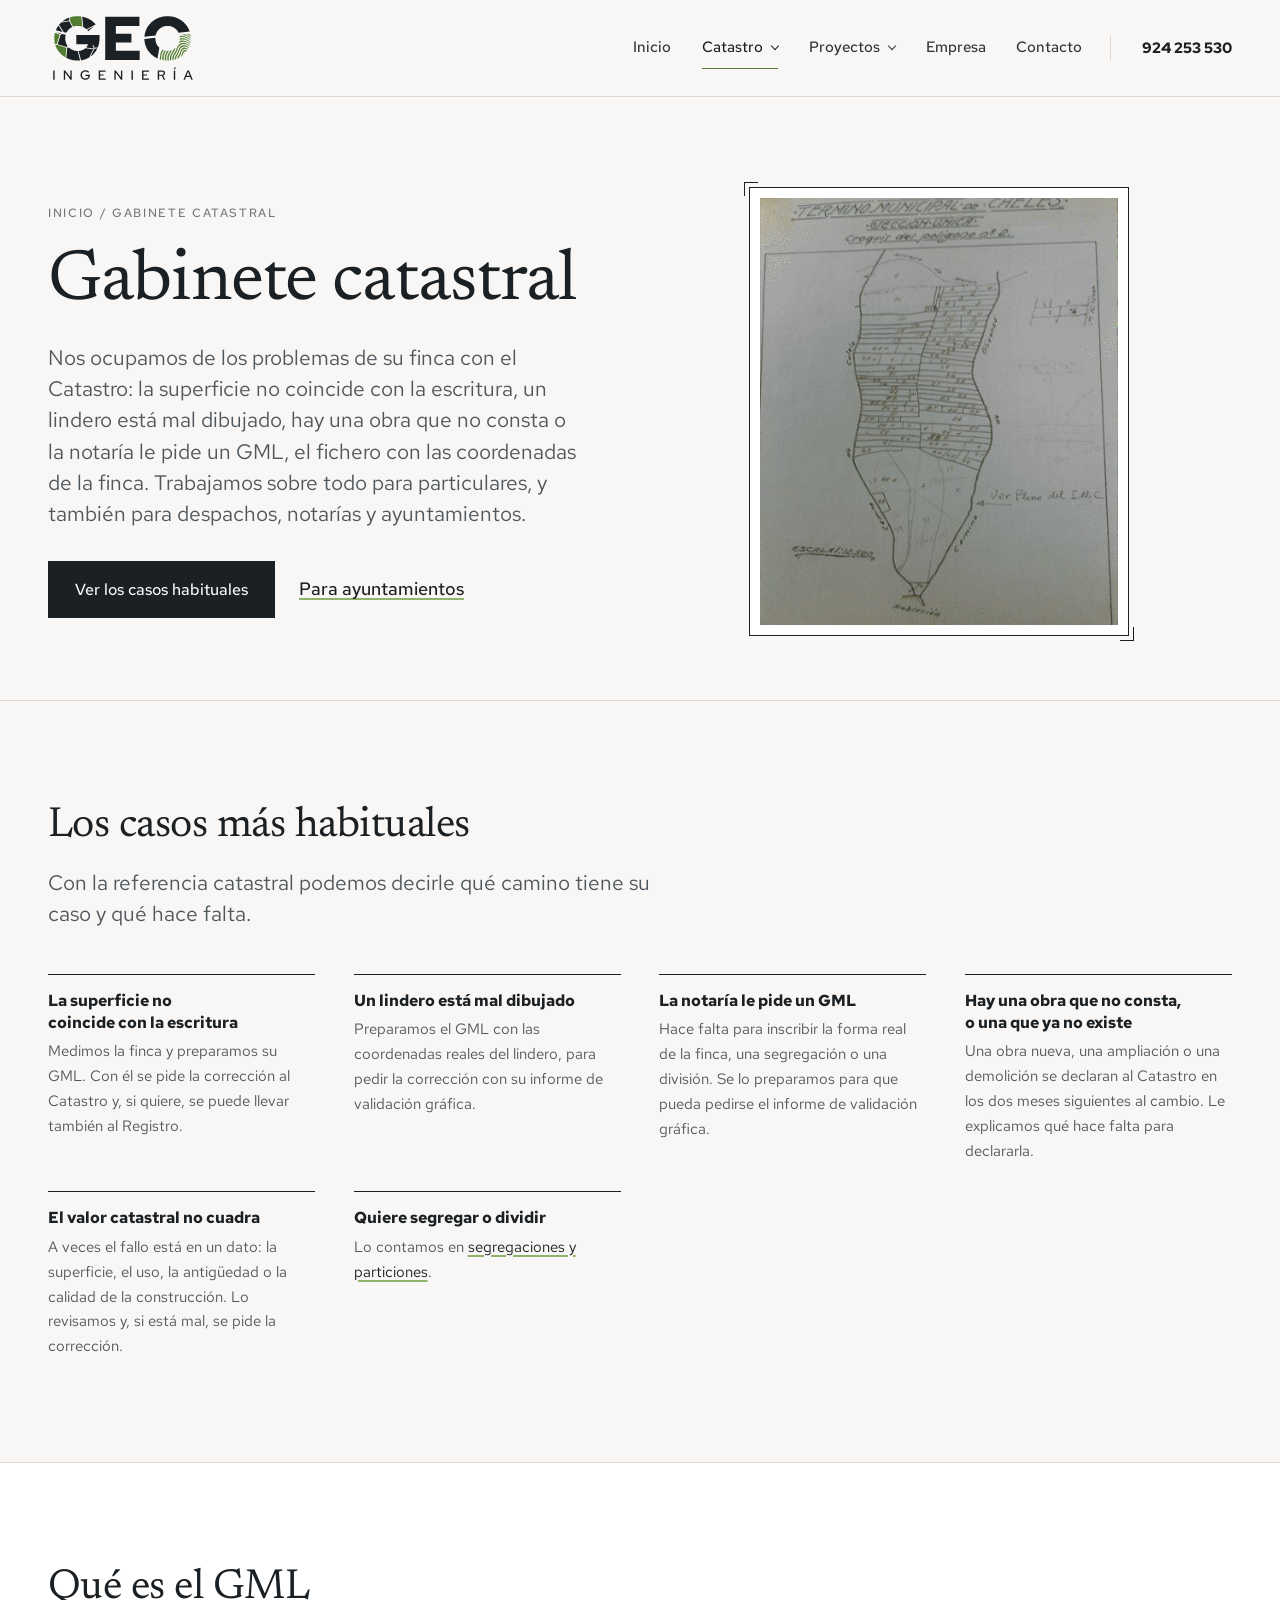
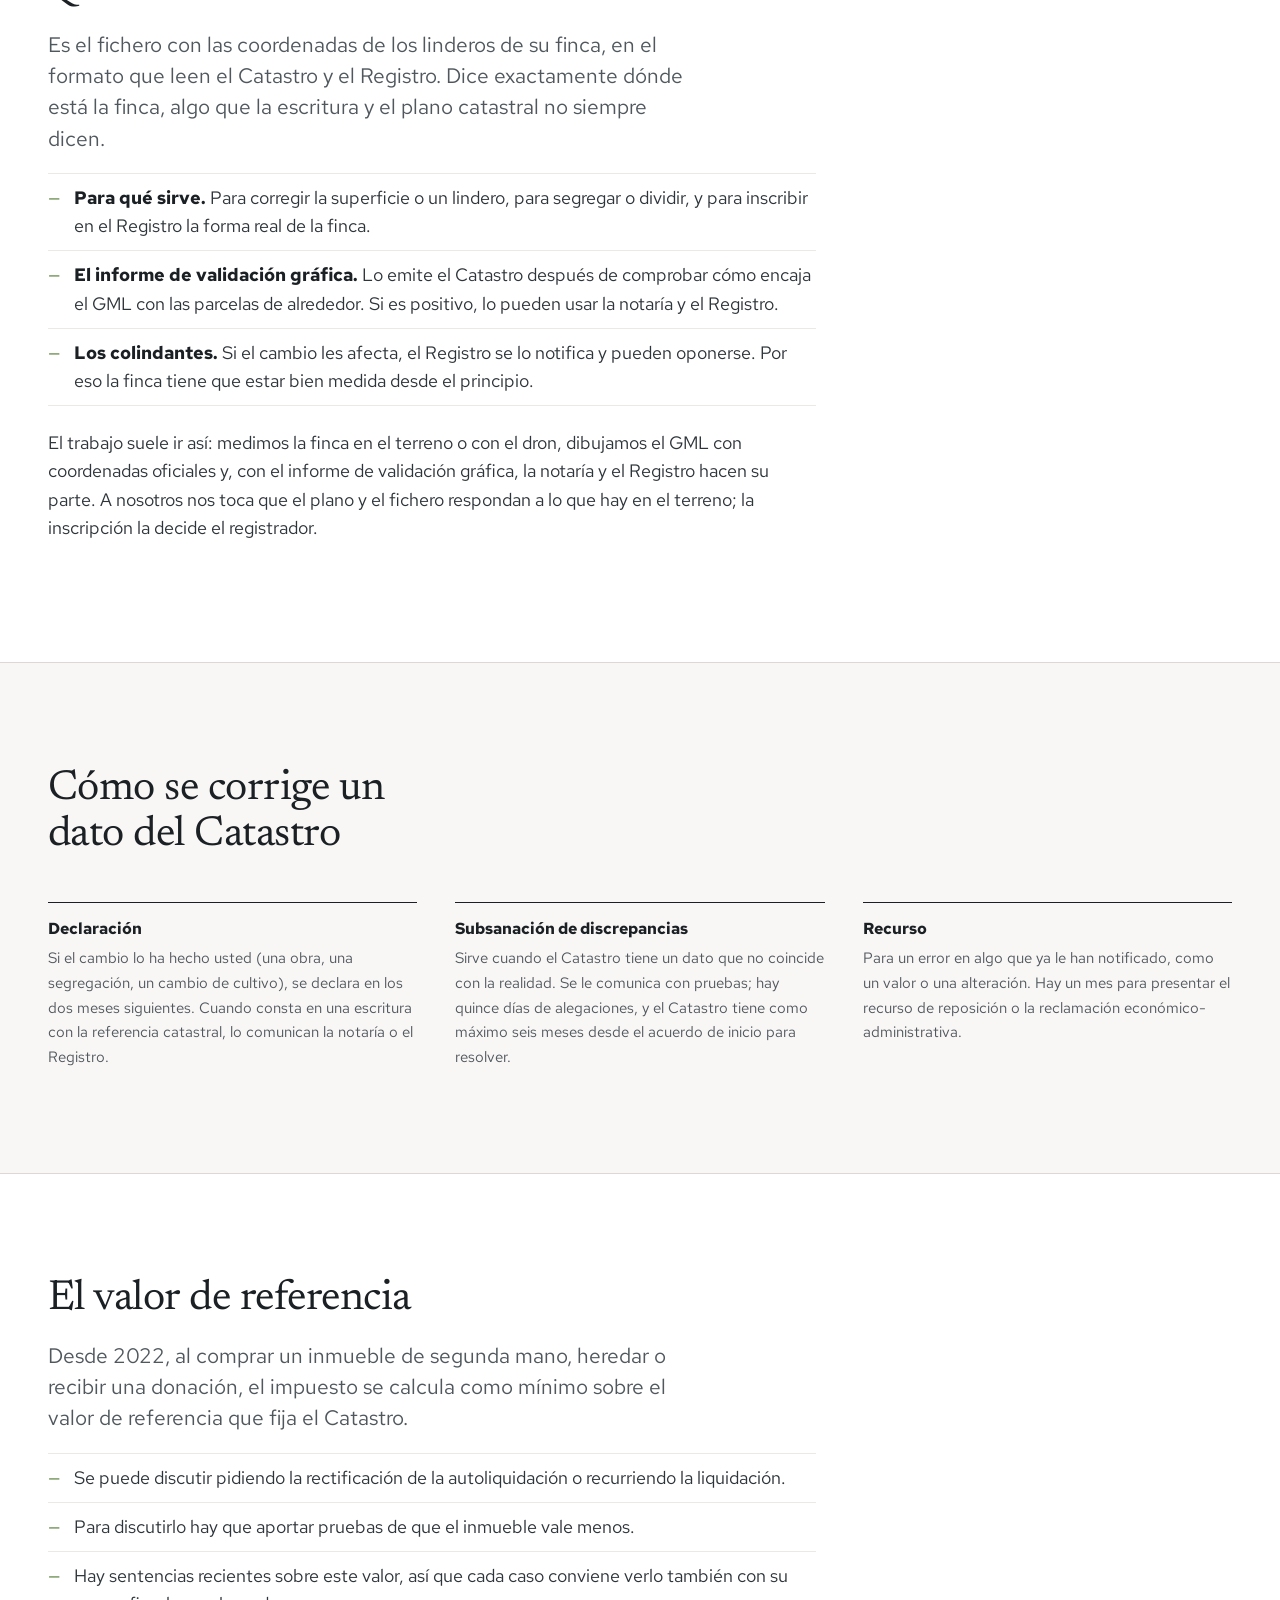
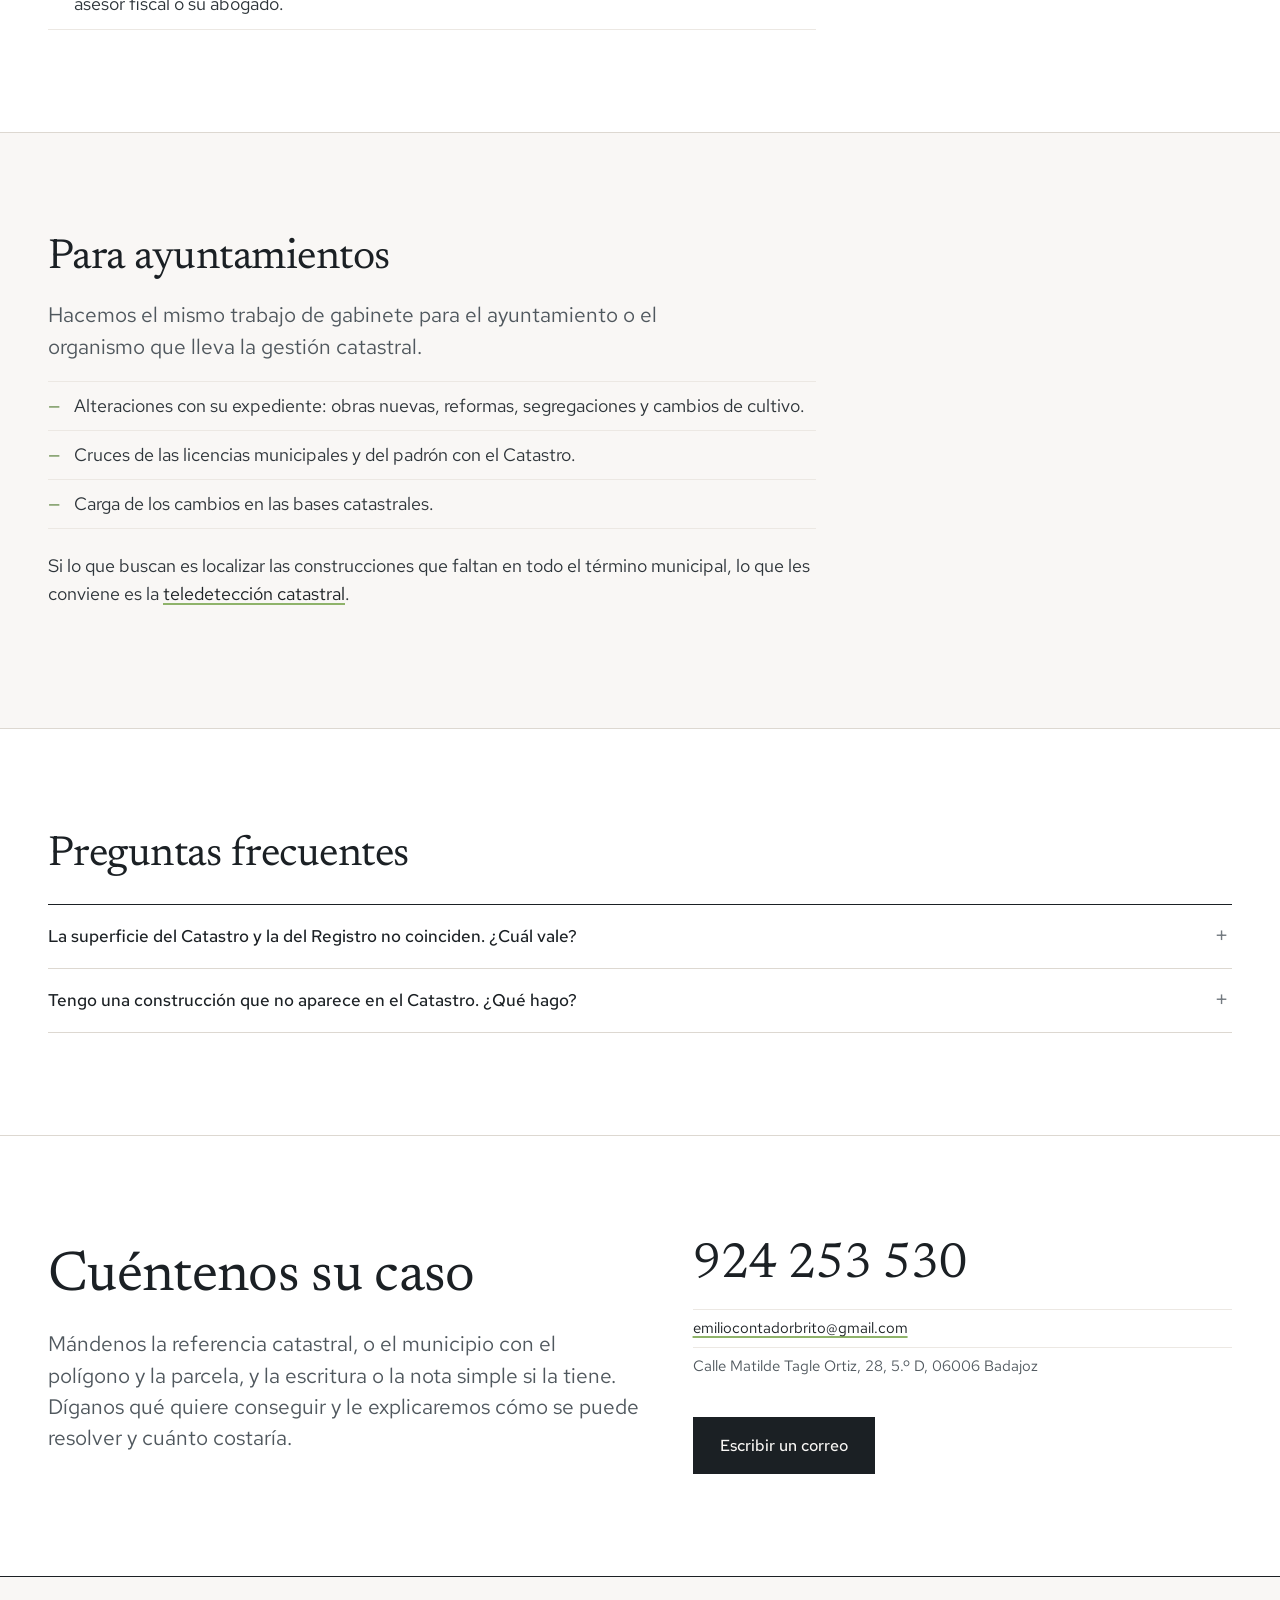
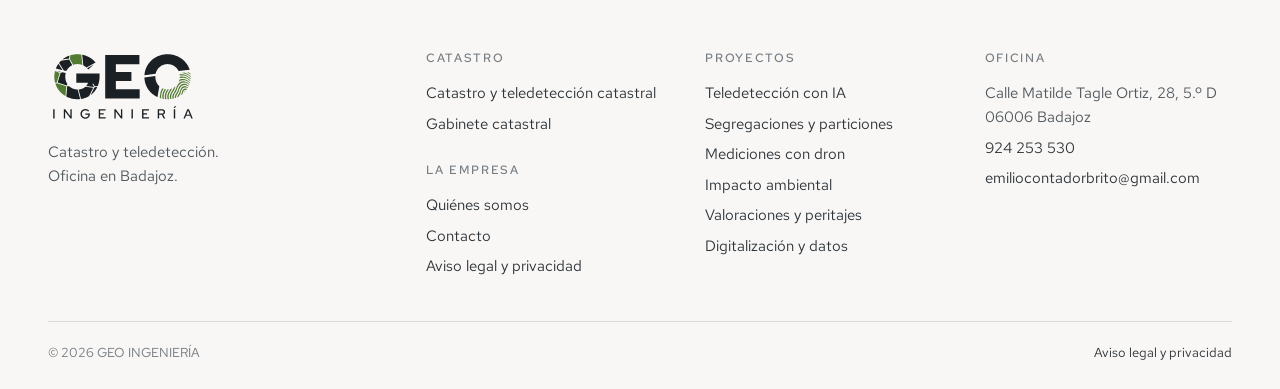
<file: gabinete.html>
<!doctype html>
<html lang="es">
<head>
<meta charset="utf-8">
<meta name="viewport" content="width=device-width, initial-scale=1">
<title>Gabinete catastral · GEO INGENIERÍA</title>
<meta name="description" content="Gabinete catastral en Badajoz: GML para el informe de validación gráfica y corrección de superficies y linderos en el Catastro, para particulares, notarías y ayuntamientos.">

<meta name="theme-color" content="#F9F7F5">
<meta property="og:type" content="website">
<meta property="og:locale" content="es_ES">
<meta property="og:site_name" content="GEO INGENIERÍA">
<meta property="og:title" content="Gabinete catastral · GEO INGENIERÍA">
<meta property="og:description" content="Gabinete catastral en Badajoz: GML para el informe de validación gráfica y corrección de superficies y linderos en el Catastro, para particulares, notarías y ayuntamientos.">
<meta property="og:image" content="img/croquis-cheles.jpg">
<link rel="icon" href="img/GEO-INGENIERIA_icono-app.svg" type="image/svg+xml">
<link rel="icon" href="img/GEO-INGENIERIA_icono-app_512px.png" sizes="512x512">
<link rel="apple-touch-icon" href="img/GEO-INGENIERIA_icono-app_512px.png">
<link rel="preload" href="fuentes/newsreader-latin-400-normal.woff2" as="font" type="font/woff2" crossorigin>
<link rel="preload" href="fuentes/red-hat-text-latin-400-normal.woff2" as="font" type="font/woff2" crossorigin>
<link rel="stylesheet" href="css/estilo.css">
</head>
<body>

<a class="saltar" href="#principal">Saltar al contenido</a>

<header class="cabecera">
  <div class="contenedor cabecera-fila">
    <a class="marca" href="index.html" aria-label="GEO INGENIERÍA, inicio">
      <img src="img/GEO-INGENIERIA_principal.svg" alt="GEO INGENIERÍA" width="150" height="75">
    </a>
    <button class="menu-boton" aria-expanded="false" aria-controls="menu">Menú</button>
    <nav class="menu" id="menu" aria-label="Principal">
      <a href="index.html">Inicio</a>
      <div class="desplegable">
        <button type="button" class="desplegable-boton actual" aria-expanded="false" aria-controls="sub-catastro">Catastro</button>
        <div class="submenu" id="sub-catastro"><a href="catastro.html">Catastro y teledetección catastral</a><a href="gabinete.html" aria-current="page">Gabinete catastral</a></div>
      </div>
      <div class="desplegable">
        <button type="button" class="desplegable-boton" aria-expanded="false" aria-controls="sub-proyectos">Proyectos</button>
        <div class="submenu" id="sub-proyectos"><a href="teledeteccion-ia.html">Teledetección con IA</a><a href="segregaciones.html">Segregaciones y particiones</a><a href="dron.html">Mediciones con dron</a><a href="medio-ambiente.html">Impacto ambiental</a><a href="valoraciones.html">Valoraciones y peritajes</a><a href="digitalizacion.html">Digitalización y datos</a></div>
      </div>
      <a href="empresa.html">Empresa</a>
      <a href="contacto.html">Contacto</a>
      <a class="menu-tel" href="tel:+34924253530">Llamar: 924 253 530</a>
    </nav>
    <a class="cabecera-tel" href="tel:+34924253530">924 253 530</a>
  </div>
</header>

<main id="principal">
  <section class="cabeza sin-borde">
    <div class="contenedor cabeza-dos">
      <div>
        <p class="meta"><a href="index.html">Inicio</a> / Gabinete catastral</p>
        <h1>Gabinete catastral</h1>
        <p class="entrada">Nos ocupamos de los problemas de su finca con el Catastro: la superficie no coincide con la escritura, un lindero está mal dibujado, hay una obra que no consta o la notaría le pide un GML, el fichero con las coordenadas de la finca. Trabajamos sobre todo para particulares, y también para despachos, notarías y ayuntamientos.</p>
        <div class="acciones"><a class="boton" href="#casos">Ver los casos habituales</a><a class="enlace" href="#ayuntamientos">Para ayuntamientos</a></div>
      </div>
      <div style="max-width:380px;justify-self:center;width:100%"><figure class="lamina"><div class="lamina-marco"><img src="img/croquis-cheles.jpg" alt="Croquis catastral antiguo de un polígono, dibujado a mano" loading="lazy"></div></figure></div>
    </div>
  </section>
  <section id="casos">
    <div class="contenedor">
      <div class="bloque">
        <div class="bloque-cuerpo">
<h2>Los casos más habituales</h2>
          <p class="entrada">Con la referencia catastral podemos decirle qué camino tiene su caso y qué hace falta.</p>
        </div>
      </div><div class="columnas"><div class="revelar"><h3>La superficie no coincide con la escritura</h3><p>Medimos la finca y preparamos su GML. Con él se pide la corrección al Catastro y, si quiere, se puede llevar también al Registro.</p></div><div class="revelar"><h3>Un lindero está mal dibujado</h3><p>Preparamos el GML con las coordenadas reales del lindero, para pedir la corrección con su informe de validación gráfica.</p></div><div class="revelar"><h3>La notaría le pide un GML</h3><p>Hace falta para inscribir la forma real de la finca, una segregación o una división. Se lo preparamos para que pueda pedirse el informe de validación gráfica.</p></div><div class="revelar"><h3>Hay una obra que no consta, o una que ya no existe</h3><p>Una obra nueva, una ampliación o una demolición se declaran al Catastro en los dos meses siguientes al cambio. Le explicamos qué hace falta para declararla.</p></div><div class="revelar"><h3>El valor catastral no cuadra</h3><p>A veces el fallo está en un dato: la superficie, el uso, la antigüedad o la calidad de la construcción. Lo revisamos y, si está mal, se pide la corrección.</p></div><div class="revelar"><h3>Quiere segregar o dividir</h3><p>Lo contamos en <a href="segregaciones.html">segregaciones y particiones</a>.</p></div></div>
    </div>
  </section>
  <section class="blanco">
    <div class="contenedor">
      <div class="bloque">
        <div class="bloque-cuerpo">
<h2>Qué es el GML</h2>
          <p class="entrada">Es el fichero con las coordenadas de los linderos de su finca, en el formato que leen el Catastro y el Registro. Dice exactamente dónde está la finca, algo que la escritura y el plano catastral no siempre dicen.</p><ul class="lista"><li><strong>Para qué sirve.</strong> Para corregir la superficie o un lindero, para segregar o dividir, y para inscribir en el Registro la forma real de la finca.</li><li><strong>El informe de validación gráfica.</strong> Lo emite el Catastro después de comprobar cómo encaja el GML con las parcelas de alrededor. Si es positivo, lo pueden usar la notaría y el Registro.</li><li><strong>Los colindantes.</strong> Si el cambio les afecta, el Registro se lo notifica y pueden oponerse. Por eso la finca tiene que estar bien medida desde el principio.</li></ul><p style="margin-top:1.4rem">El trabajo suele ir así: medimos la finca en el terreno o con el dron, dibujamos el GML con coordenadas oficiales y, con el informe de validación gráfica, la notaría y el Registro hacen su parte. A nosotros nos toca que el plano y el fichero respondan a lo que hay en el terreno; la inscripción la decide el registrador.</p>
        </div>
      </div>
    </div>
  </section>
  <section>
    <div class="contenedor">
      <div class="bloque">
        <div class="bloque-cuerpo">
<h2>Cómo se corrige un dato del Catastro</h2>
        </div>
      </div><div class="columnas"><div class="revelar"><h3>Declaración</h3><p>Si el cambio lo ha hecho usted (una obra, una segregación, un cambio de cultivo), se declara en los dos meses siguientes. Cuando consta en una escritura con la referencia catastral, lo comunican la notaría o el Registro.</p></div><div class="revelar"><h3>Subsanación de discrepancias</h3><p>Sirve cuando el Catastro tiene un dato que no coincide con la realidad. Se le comunica con pruebas; hay quince días de alegaciones, y el Catastro tiene como máximo seis meses desde el acuerdo de inicio para resolver.</p></div><div class="revelar"><h3>Recurso</h3><p>Para un error en algo que ya le han notificado, como un valor o una alteración. Hay un mes para presentar el recurso de reposición o la reclamación económico-administrativa.</p></div></div>
    </div>
  </section>
  <section class="blanco">
    <div class="contenedor">
      <div class="bloque">
        <div class="bloque-cuerpo">
<h2>El valor de referencia</h2>
          <p class="entrada">Desde 2022, al comprar un inmueble de segunda mano, heredar o recibir una donación, el impuesto se calcula como mínimo sobre el valor de referencia que fija el Catastro.</p><ul class="lista"><li>Se puede discutir pidiendo la rectificación de la autoliquidación o recurriendo la liquidación.</li><li>Para discutirlo hay que aportar pruebas de que el inmueble vale menos.</li><li>Hay sentencias recientes sobre este valor, así que cada caso conviene verlo también con su asesor fiscal o su abogado.</li></ul>
        </div>
      </div>
    </div>
  </section>
  <section id="ayuntamientos">
    <div class="contenedor">
      <div class="bloque">
        <div class="bloque-cuerpo">
<h2>Para ayuntamientos</h2>
          <p class="entrada">Hacemos el mismo trabajo de gabinete para el ayuntamiento o el organismo que lleva la gestión catastral.</p><ul class="lista"><li>Alteraciones con su expediente: obras nuevas, reformas, segregaciones y cambios de cultivo.</li><li>Cruces de las licencias municipales y del padrón con el Catastro.</li><li>Carga de los cambios en las bases catastrales.</li></ul><p style="margin-top:1.4rem">Si lo que buscan es localizar las construcciones que faltan en todo el término municipal, lo que les conviene es la <a href="catastro.html#teledeteccion">teledetección catastral</a>.</p>
        </div>
      </div>
    </div>
  </section>
  <section class="blanco">
    <div class="contenedor">
      <div class="bloque">
        <div class="bloque-cuerpo">
<h2>Preguntas frecuentes</h2><div class="preguntas"><details><summary>La superficie del Catastro y la del Registro no coinciden. ¿Cuál vale?</summary><div><p>La real es la que se mide en el terreno. Que la recojan el Catastro y el Registro tiene su propio trámite, y a veces hace falta contar con los colindantes.</p></div></details><details><summary>Tengo una construcción que no aparece en el Catastro. ¿Qué hago?</summary><div><p>Hay que declararla, y es mejor hacerlo por iniciativa propia que esperar a un requerimiento. Le explicamos qué hace falta.</p></div></details></div>
        </div>
      </div>
    </div>
  </section>
  <section class="contacto" id="contacto">
    <div class="contenedor contacto-rejilla">
      <div>
        <h2>Cuéntenos su caso</h2>
        <p class="entrada" style="margin-top:1.2rem">Mándenos la referencia catastral, o el municipio con el polígono y la parcela, y la escritura o la nota simple si la tiene. Díganos qué quiere conseguir y le explicaremos cómo se puede resolver y cuánto costaría.</p>
      </div>
      <div>
        <a class="contacto-tel" href="tel:+34924253530">924 253 530</a>
        <ul class="contacto-datos">
          <li><a href="mailto:emiliocontadorbrito@gmail.com">emiliocontadorbrito@gmail.com</a></li>
          <li>Calle Matilde Tagle Ortiz, 28, 5.º&nbsp;D, 06006 Badajoz</li>
        </ul>
        <div class="acciones"><a class="boton" href="mailto:emiliocontadorbrito@gmail.com">Escribir un correo</a></div>
      </div>
    </div>
  </section>
</main>

<footer class="pie">
  <div class="contenedor">
    <div class="pie-rejilla">
      <div>
        <img src="img/GEO-INGENIERIA_principal.svg" alt="GEO INGENIERÍA" width="150" height="75">
        <p>Catastro y teledetección.<br>Oficina en Badajoz.</p>
      </div>
      <div>
        <h4>Catastro</h4>
        <ul>
          <li><a href="catastro.html">Catastro y teledetección catastral</a></li>
          <li><a href="gabinete.html">Gabinete catastral</a></li>
        </ul>
        <h4 style="margin-top:1.6rem">La empresa</h4>
        <ul>
          <li><a href="empresa.html">Quiénes somos</a></li>
          <li><a href="contacto.html">Contacto</a></li>
          <li><a href="aviso-legal.html">Aviso legal y privacidad</a></li>
        </ul>
      </div>
      <div>
        <h4>Proyectos</h4>
        <ul>
          <li><a href="teledeteccion-ia.html">Teledetección con IA</a></li>
          <li><a href="segregaciones.html">Segregaciones y particiones</a></li>
          <li><a href="dron.html">Mediciones con dron</a></li>
          <li><a href="medio-ambiente.html">Impacto ambiental</a></li>
          <li><a href="valoraciones.html">Valoraciones y peritajes</a></li>
          <li><a href="digitalizacion.html">Digitalización y datos</a></li>
        </ul>
      </div>
      <div>
        <h4>Oficina</h4>
        <ul>
          <li>Calle Matilde Tagle Ortiz, 28, 5.º&nbsp;D<br>06006 Badajoz</li>
          <li><a href="tel:+34924253530">924 253 530</a></li>
          <li><a href="mailto:emiliocontadorbrito@gmail.com">emiliocontadorbrito@gmail.com</a></li>
        </ul>
      </div>
    </div>
    <div class="pie-legal">
      <span>© 2026 GEO INGENIERÍA</span>
      <span><a href="aviso-legal.html">Aviso legal y privacidad</a></span>
    </div>
  </div>
</footer>

<script src="js/menu.js"></script>
</body>
</html>
</file>
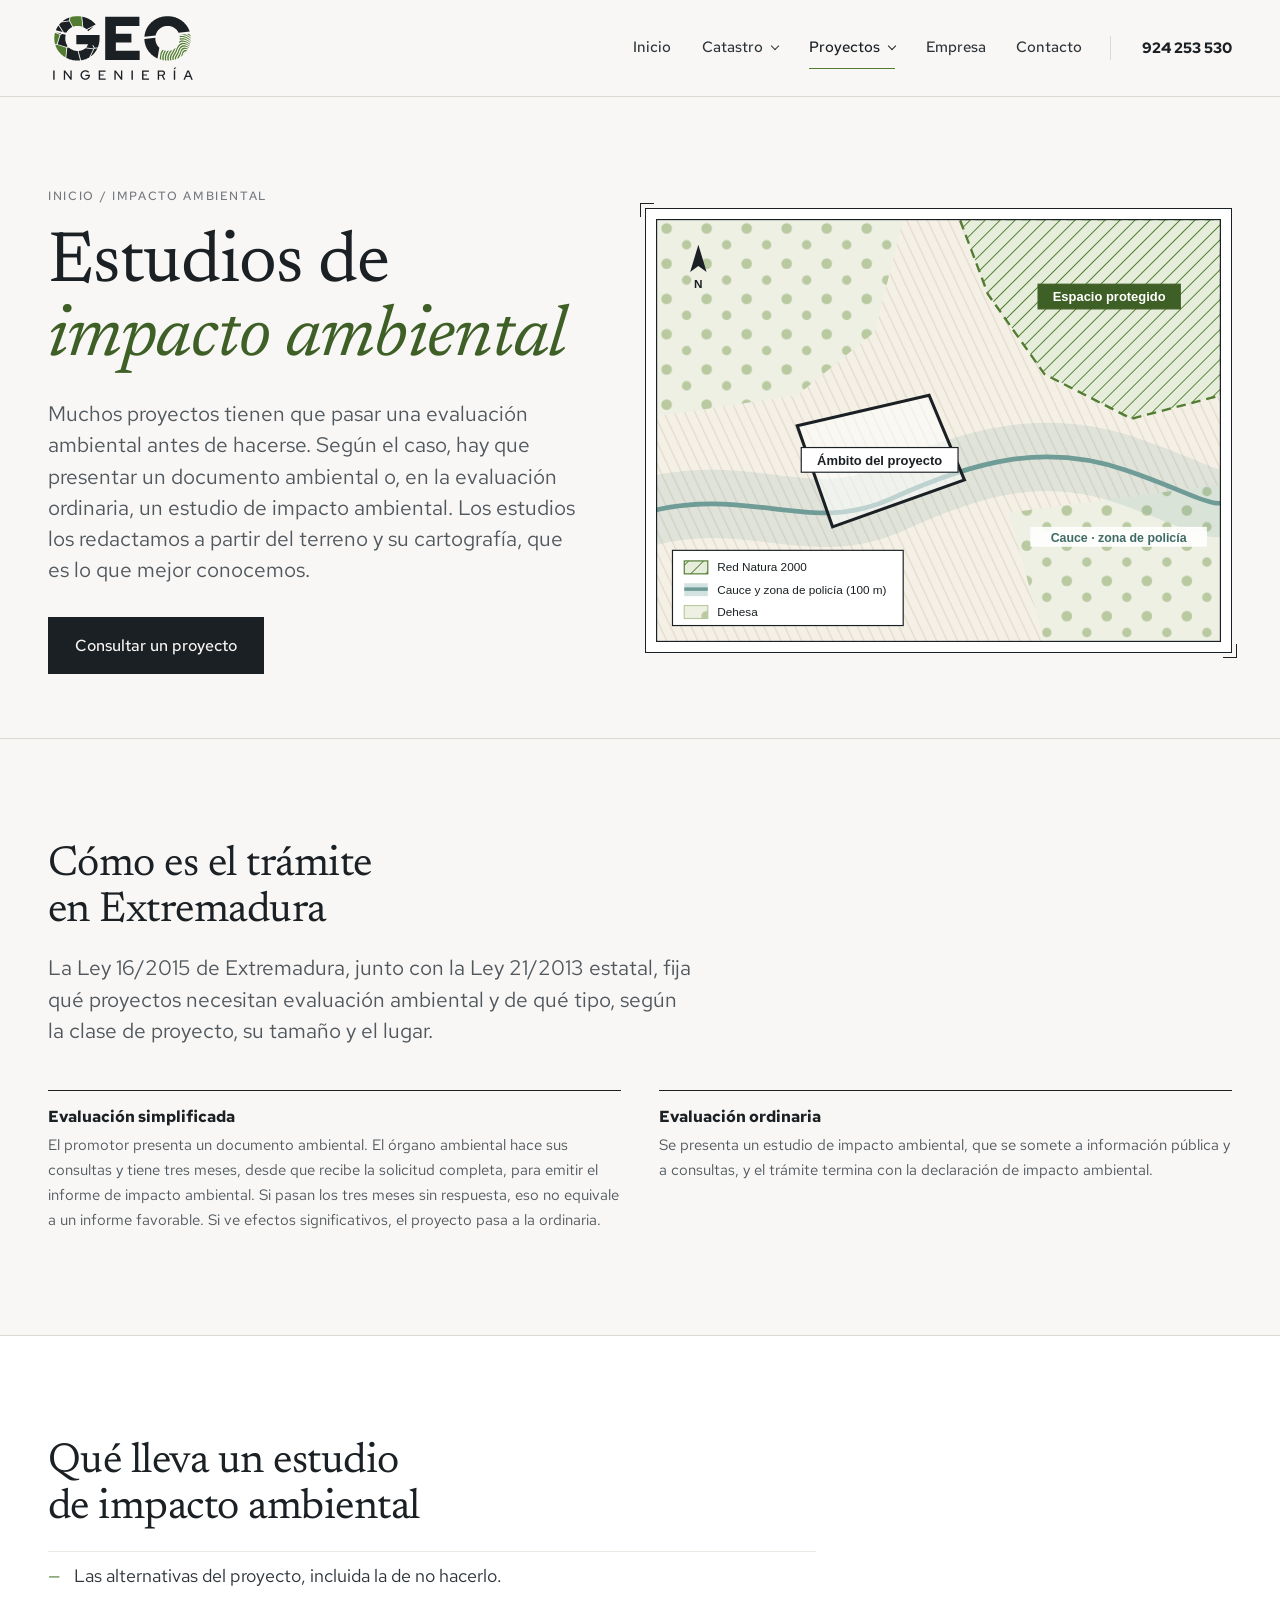
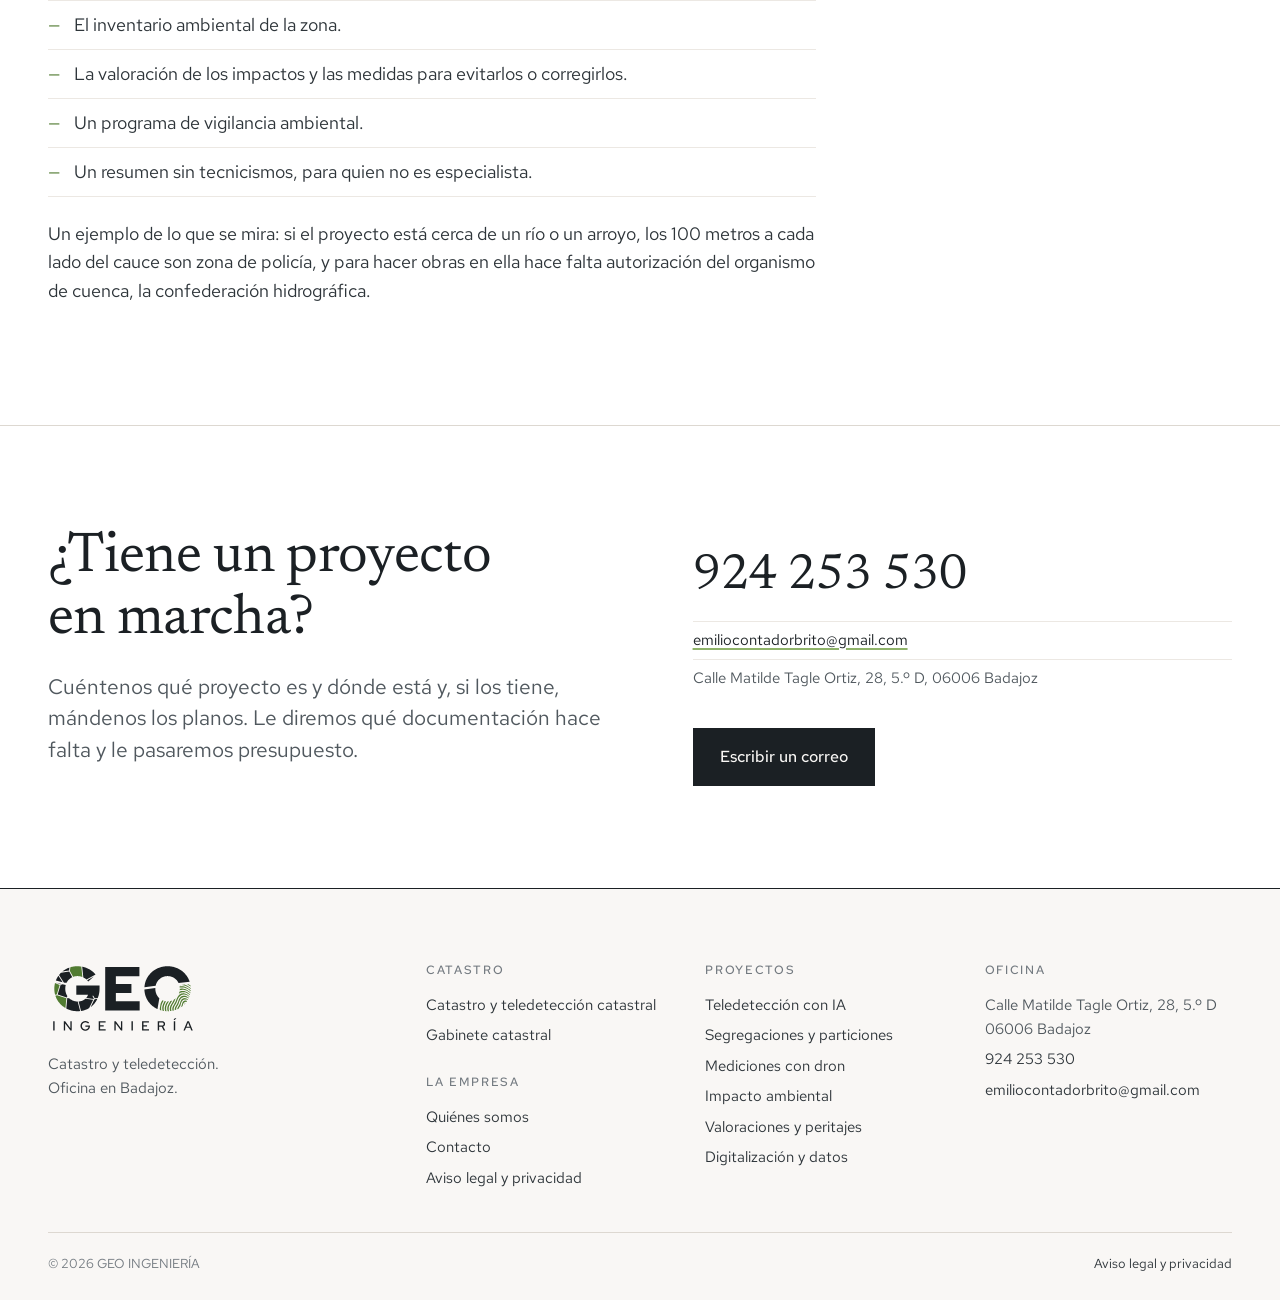
<file: medio-ambiente.html>
<!doctype html>
<html lang="es">
<head>
<meta charset="utf-8">
<meta name="viewport" content="width=device-width, initial-scale=1">
<title>Estudios de impacto ambiental · GEO INGENIERÍA</title>
<meta name="description" content="Estudios de impacto ambiental para la evaluación ambiental de proyectos en Extremadura, según la Ley 16/2015.">

<meta name="theme-color" content="#F9F7F5">
<meta property="og:type" content="website">
<meta property="og:locale" content="es_ES">
<meta property="og:site_name" content="GEO INGENIERÍA">
<meta property="og:title" content="Estudios de impacto ambiental · GEO INGENIERÍA">
<meta property="og:description" content="Estudios de impacto ambiental para la evaluación ambiental de proyectos en Extremadura, según la Ley 16/2015.">
<meta property="og:image" content="img/serv/ambiental.svg">
<link rel="icon" href="img/GEO-INGENIERIA_icono-app.svg" type="image/svg+xml">
<link rel="icon" href="img/GEO-INGENIERIA_icono-app_512px.png" sizes="512x512">
<link rel="apple-touch-icon" href="img/GEO-INGENIERIA_icono-app_512px.png">
<link rel="preload" href="fuentes/newsreader-latin-400-normal.woff2" as="font" type="font/woff2" crossorigin>
<link rel="preload" href="fuentes/red-hat-text-latin-400-normal.woff2" as="font" type="font/woff2" crossorigin>
<link rel="stylesheet" href="css/estilo.css">
</head>
<body>

<a class="saltar" href="#principal">Saltar al contenido</a>

<header class="cabecera">
  <div class="contenedor cabecera-fila">
    <a class="marca" href="index.html" aria-label="GEO INGENIERÍA, inicio">
      <img src="img/GEO-INGENIERIA_principal.svg" alt="GEO INGENIERÍA" width="150" height="75">
    </a>
    <button class="menu-boton" aria-expanded="false" aria-controls="menu">Menú</button>
    <nav class="menu" id="menu" aria-label="Principal">
      <a href="index.html">Inicio</a>
      <div class="desplegable">
        <button type="button" class="desplegable-boton" aria-expanded="false" aria-controls="sub-catastro">Catastro</button>
        <div class="submenu" id="sub-catastro"><a href="catastro.html">Catastro y teledetección catastral</a><a href="gabinete.html">Gabinete catastral</a></div>
      </div>
      <div class="desplegable">
        <button type="button" class="desplegable-boton actual" aria-expanded="false" aria-controls="sub-proyectos">Proyectos</button>
        <div class="submenu" id="sub-proyectos"><a href="teledeteccion-ia.html">Teledetección con IA</a><a href="segregaciones.html">Segregaciones y particiones</a><a href="dron.html">Mediciones con dron</a><a href="medio-ambiente.html" aria-current="page">Impacto ambiental</a><a href="valoraciones.html">Valoraciones y peritajes</a><a href="digitalizacion.html">Digitalización y datos</a></div>
      </div>
      <a href="empresa.html">Empresa</a>
      <a href="contacto.html">Contacto</a>
      <a class="menu-tel" href="tel:+34924253530">Llamar: 924 253 530</a>
    </nav>
    <a class="cabecera-tel" href="tel:+34924253530">924 253 530</a>
  </div>
</header>

<main id="principal">
  <section class="cabeza sin-borde">
    <div class="contenedor cabeza-dos">
      <div>
        <p class="meta"><a href="index.html">Inicio</a> / Impacto ambiental</p>
        <h1>Estudios de <em>impacto ambiental</em></h1>
        <p class="entrada">Muchos proyectos tienen que pasar una evaluación ambiental antes de hacerse. Según el caso, hay que presentar un documento ambiental o, en la evaluación ordinaria, un estudio de impacto ambiental. Los estudios los redactamos a partir del terreno y su cartografía, que es lo que mejor conocemos.</p>
        <div class="acciones"><a class="boton" href="#contacto">Consultar un proyecto</a></div>
      </div>
      <figure class="lamina"><div class="lamina-marco"><img src="img/serv/ambiental.svg" alt="Plano de afecciones: ámbito de un proyecto, un cauce con su zona de policía y un espacio protegido" loading="lazy"></div></figure>
    </div>
  </section>
  <section>
    <div class="contenedor">
      <div class="bloque">
        <div class="bloque-cuerpo">
<h2>Cómo es el trámite en Extremadura</h2>
          <p class="entrada">La Ley 16/2015 de Extremadura, junto con la Ley 21/2013 estatal, fija qué proyectos necesitan evaluación ambiental y de qué tipo, según la clase de proyecto, su tamaño y el lugar.</p>
        </div>
      </div><div class="columnas"><div class="revelar"><h3>Evaluación simplificada</h3><p>El promotor presenta un documento ambiental. El órgano ambiental hace sus consultas y tiene tres meses, desde que recibe la solicitud completa, para emitir el informe de impacto ambiental. Si pasan los tres meses sin respuesta, eso no equivale a un informe favorable. Si ve efectos significativos, el proyecto pasa a la ordinaria.</p></div><div class="revelar"><h3>Evaluación ordinaria</h3><p>Se presenta un estudio de impacto ambiental, que se somete a información pública y a consultas, y el trámite termina con la declaración de impacto ambiental.</p></div></div>
    </div>
  </section>
  <section class="blanco">
    <div class="contenedor">
      <div class="bloque">
        <div class="bloque-cuerpo">
<h2>Qué lleva un estudio de impacto ambiental</h2><ul class="lista"><li>Las alternativas del proyecto, incluida la de no hacerlo.</li><li>El inventario ambiental de la zona.</li><li>La valoración de los impactos y las medidas para evitarlos o corregirlos.</li><li>Un programa de vigilancia ambiental.</li><li>Un resumen sin tecnicismos, para quien no es especialista.</li></ul><p style="margin-top:1.4rem">Un ejemplo de lo que se mira: si el proyecto está cerca de un río o un arroyo, los 100 metros a cada lado del cauce son zona de policía, y para hacer obras en ella hace falta autorización del organismo de cuenca, la confederación hidrográfica.</p>
        </div>
      </div>
    </div>
  </section>
  <section class="contacto" id="contacto">
    <div class="contenedor contacto-rejilla">
      <div>
        <h2>¿Tiene un proyecto en marcha?</h2>
        <p class="entrada" style="margin-top:1.2rem">Cuéntenos qué proyecto es y dónde está y, si los tiene, mándenos los planos. Le diremos qué documentación hace falta y le pasaremos presupuesto.</p>
      </div>
      <div>
        <a class="contacto-tel" href="tel:+34924253530">924 253 530</a>
        <ul class="contacto-datos">
          <li><a href="mailto:emiliocontadorbrito@gmail.com">emiliocontadorbrito@gmail.com</a></li>
          <li>Calle Matilde Tagle Ortiz, 28, 5.º&nbsp;D, 06006 Badajoz</li>
        </ul>
        <div class="acciones"><a class="boton" href="mailto:emiliocontadorbrito@gmail.com">Escribir un correo</a></div>
      </div>
    </div>
  </section>
</main>

<footer class="pie">
  <div class="contenedor">
    <div class="pie-rejilla">
      <div>
        <img src="img/GEO-INGENIERIA_principal.svg" alt="GEO INGENIERÍA" width="150" height="75">
        <p>Catastro y teledetección.<br>Oficina en Badajoz.</p>
      </div>
      <div>
        <h4>Catastro</h4>
        <ul>
          <li><a href="catastro.html">Catastro y teledetección catastral</a></li>
          <li><a href="gabinete.html">Gabinete catastral</a></li>
        </ul>
        <h4 style="margin-top:1.6rem">La empresa</h4>
        <ul>
          <li><a href="empresa.html">Quiénes somos</a></li>
          <li><a href="contacto.html">Contacto</a></li>
          <li><a href="aviso-legal.html">Aviso legal y privacidad</a></li>
        </ul>
      </div>
      <div>
        <h4>Proyectos</h4>
        <ul>
          <li><a href="teledeteccion-ia.html">Teledetección con IA</a></li>
          <li><a href="segregaciones.html">Segregaciones y particiones</a></li>
          <li><a href="dron.html">Mediciones con dron</a></li>
          <li><a href="medio-ambiente.html">Impacto ambiental</a></li>
          <li><a href="valoraciones.html">Valoraciones y peritajes</a></li>
          <li><a href="digitalizacion.html">Digitalización y datos</a></li>
        </ul>
      </div>
      <div>
        <h4>Oficina</h4>
        <ul>
          <li>Calle Matilde Tagle Ortiz, 28, 5.º&nbsp;D<br>06006 Badajoz</li>
          <li><a href="tel:+34924253530">924 253 530</a></li>
          <li><a href="mailto:emiliocontadorbrito@gmail.com">emiliocontadorbrito@gmail.com</a></li>
        </ul>
      </div>
    </div>
    <div class="pie-legal">
      <span>© 2026 GEO INGENIERÍA</span>
      <span><a href="aviso-legal.html">Aviso legal y privacidad</a></span>
    </div>
  </div>
</footer>

<script src="js/menu.js"></script>
</body>
</html>
</file>
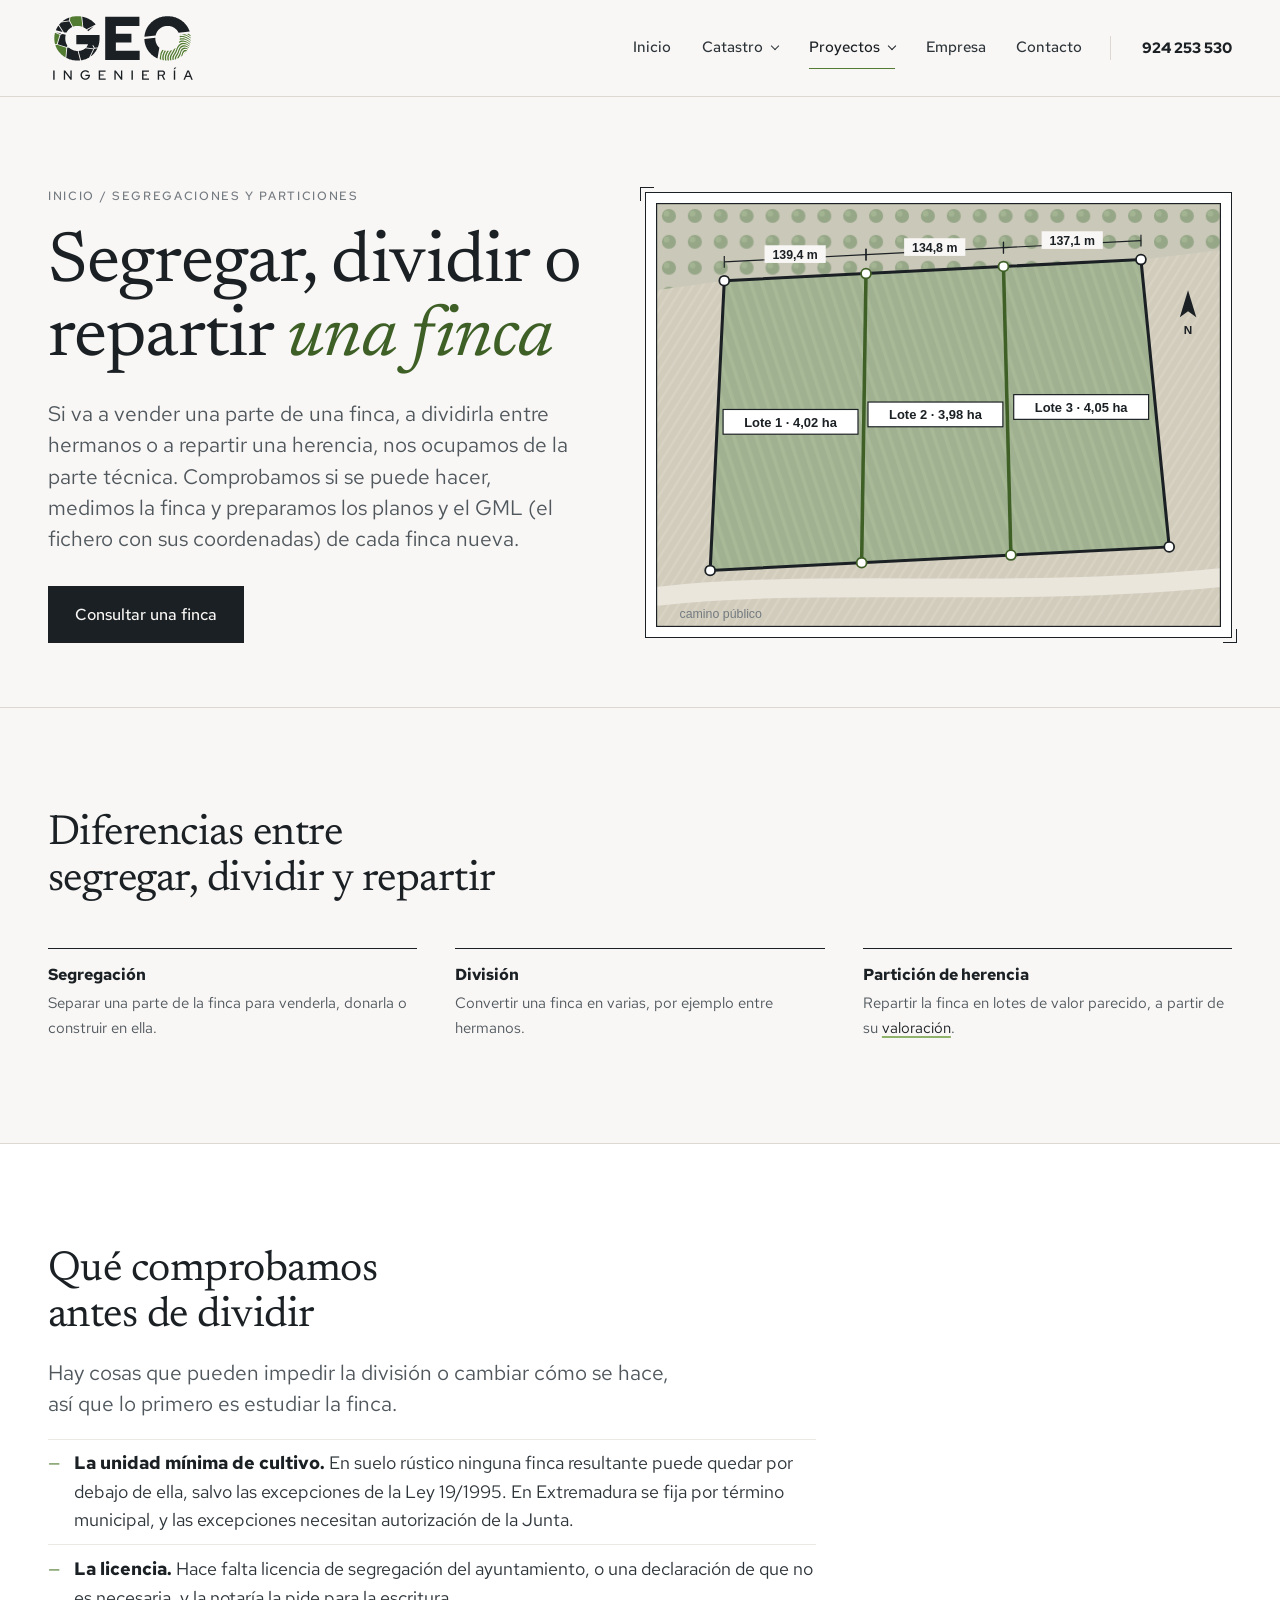
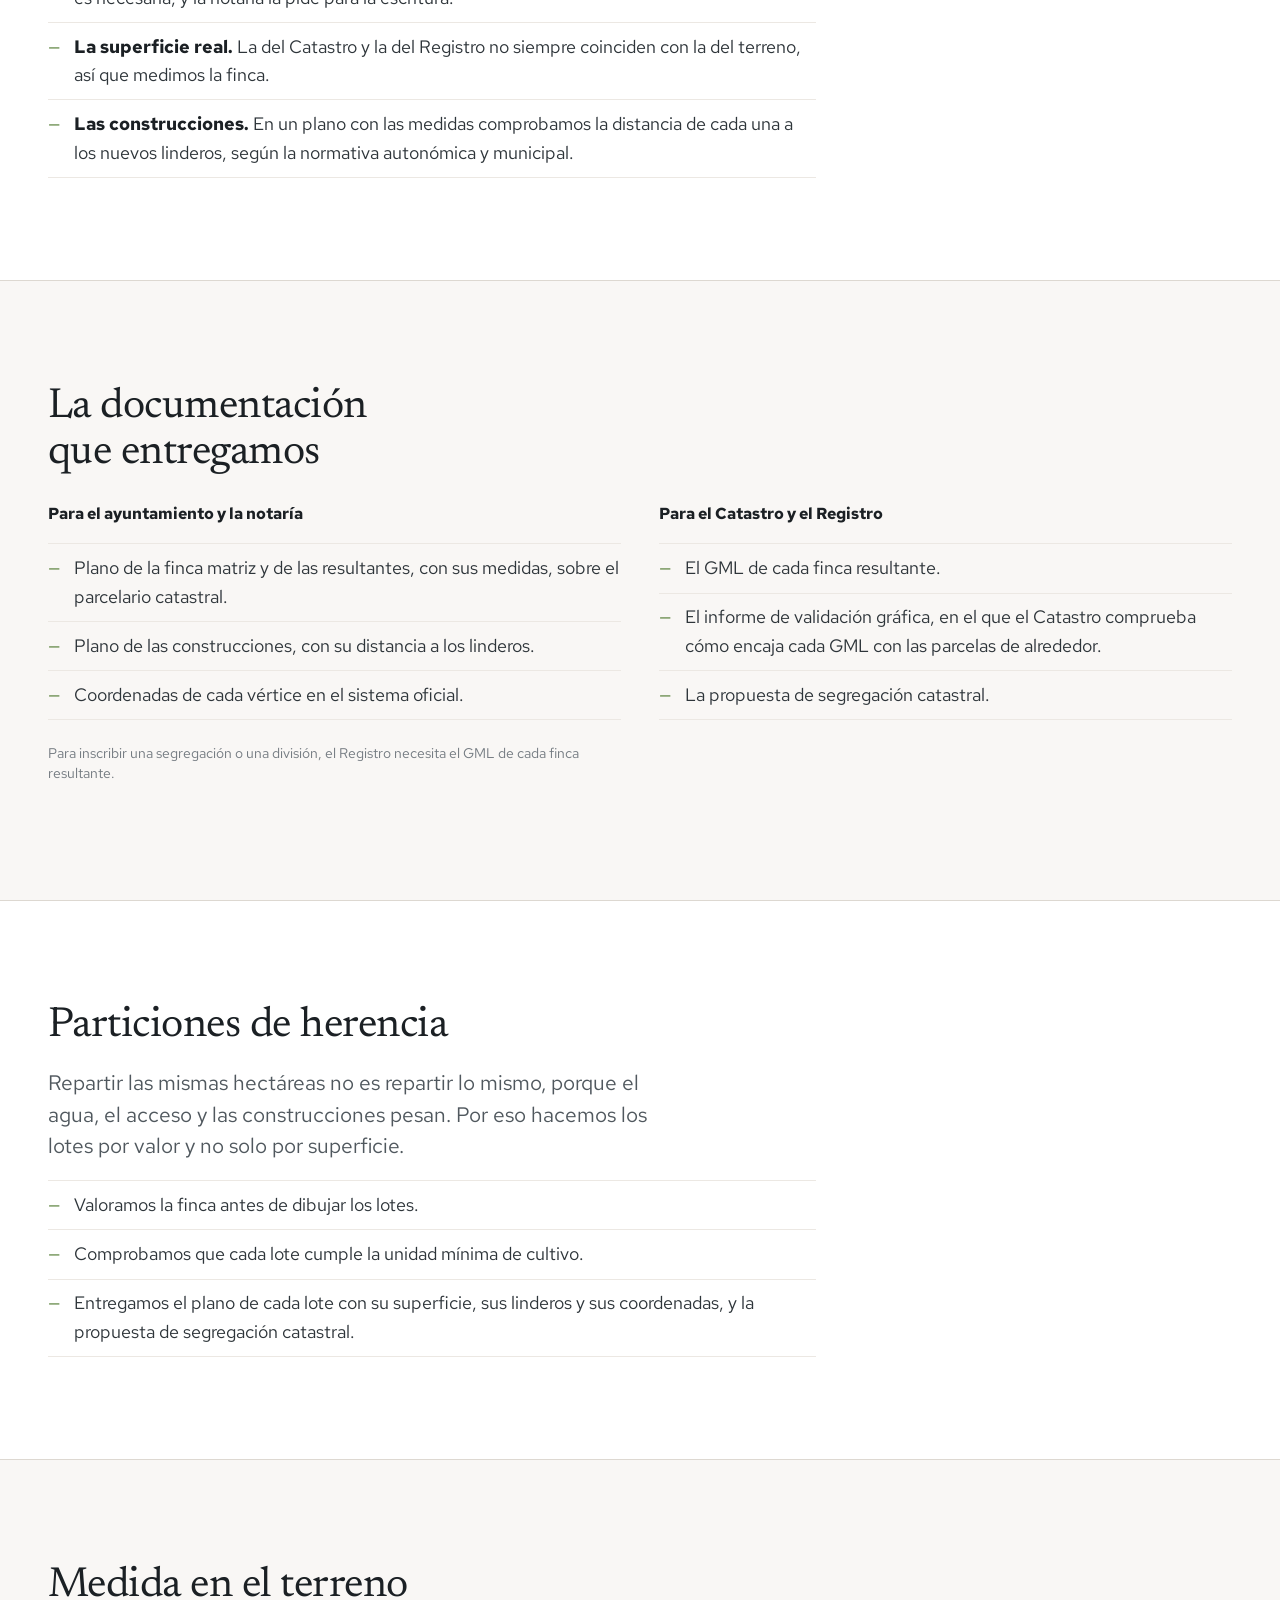
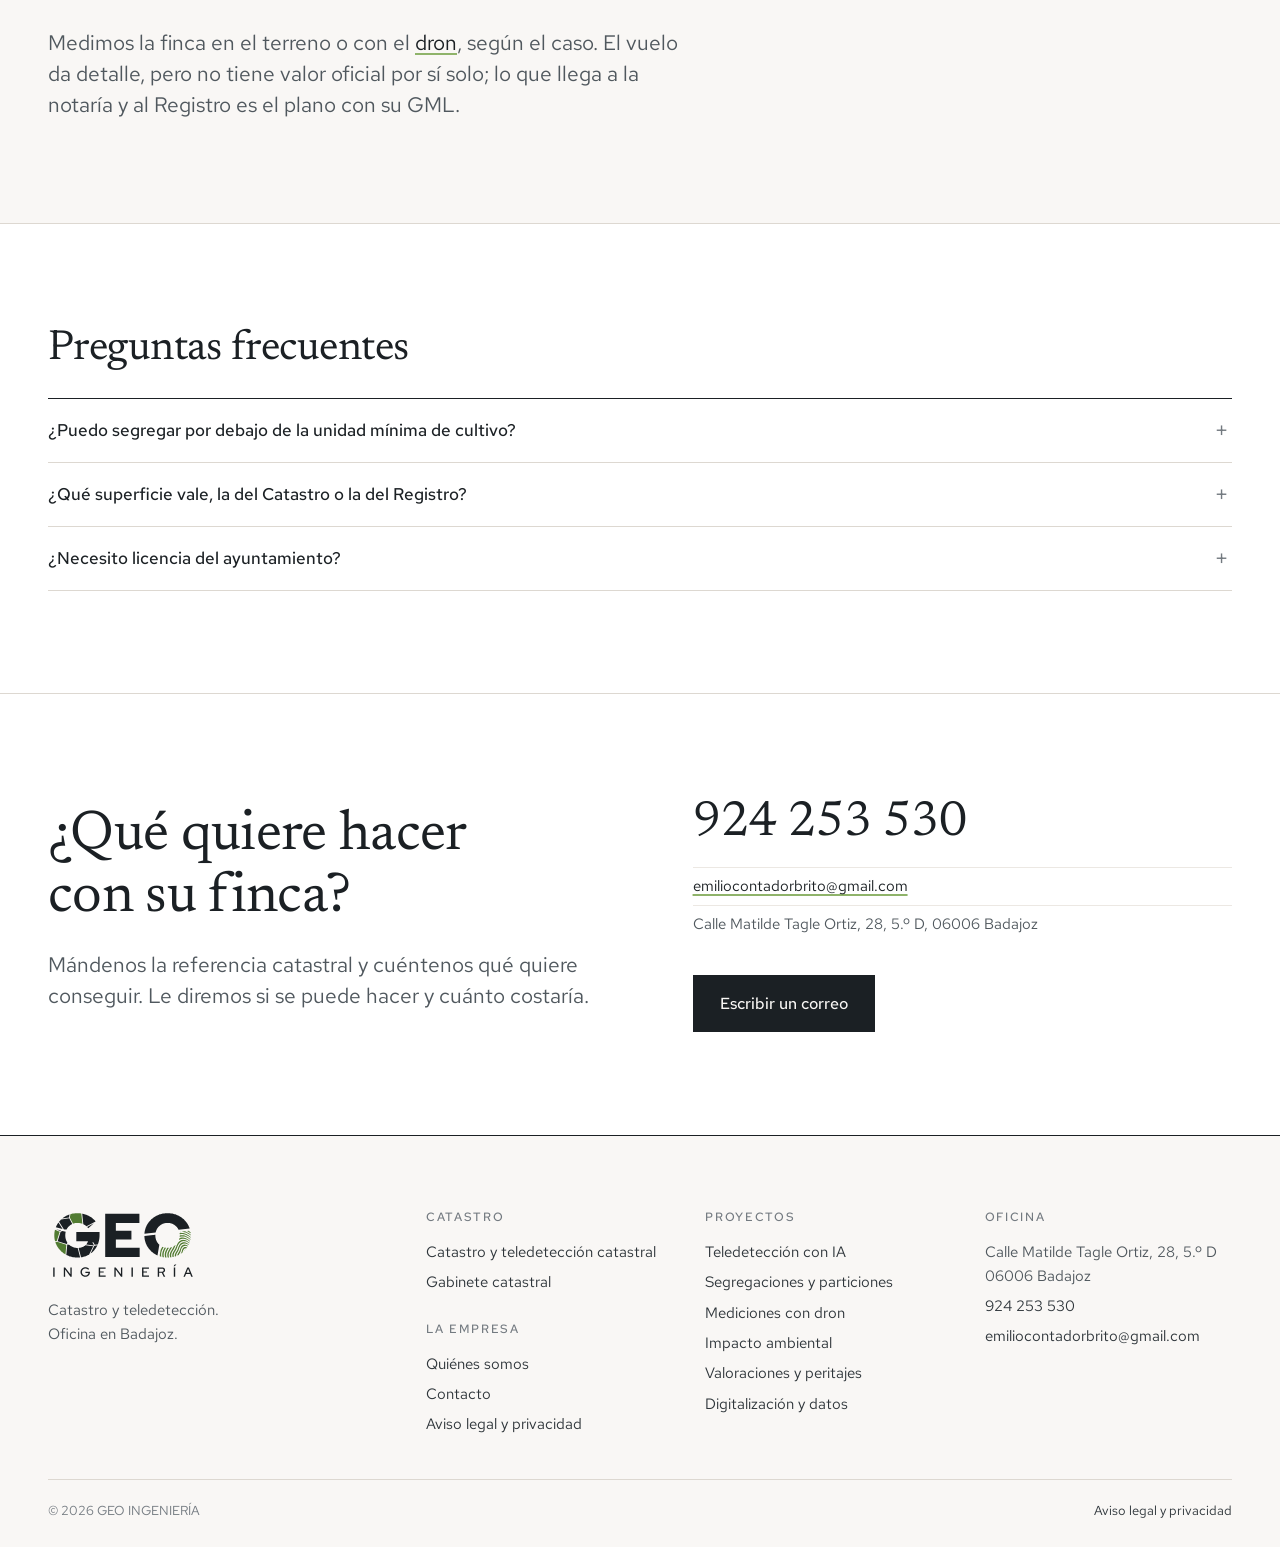
<file: segregaciones.html>
<!doctype html>
<html lang="es">
<head>
<meta charset="utf-8">
<meta name="viewport" content="width=device-width, initial-scale=1">
<title>Segregaciones y particiones · GEO INGENIERÍA</title>
<meta name="description" content="Segregaciones, divisiones y particiones de fincas: unidad mínima de cultivo, licencia, planos y el GML para el informe de validación gráfica del Catastro.">

<meta name="theme-color" content="#F9F7F5">
<meta property="og:type" content="website">
<meta property="og:locale" content="es_ES">
<meta property="og:site_name" content="GEO INGENIERÍA">
<meta property="og:title" content="Segregaciones y particiones · GEO INGENIERÍA">
<meta property="og:description" content="Segregaciones, divisiones y particiones de fincas: unidad mínima de cultivo, licencia, planos y el GML para el informe de validación gráfica del Catastro.">
<meta property="og:image" content="img/serv/segregacion.svg">
<link rel="icon" href="img/GEO-INGENIERIA_icono-app.svg" type="image/svg+xml">
<link rel="icon" href="img/GEO-INGENIERIA_icono-app_512px.png" sizes="512x512">
<link rel="apple-touch-icon" href="img/GEO-INGENIERIA_icono-app_512px.png">
<link rel="preload" href="fuentes/newsreader-latin-400-normal.woff2" as="font" type="font/woff2" crossorigin>
<link rel="preload" href="fuentes/red-hat-text-latin-400-normal.woff2" as="font" type="font/woff2" crossorigin>
<link rel="stylesheet" href="css/estilo.css">
</head>
<body>

<a class="saltar" href="#principal">Saltar al contenido</a>

<header class="cabecera">
  <div class="contenedor cabecera-fila">
    <a class="marca" href="index.html" aria-label="GEO INGENIERÍA, inicio">
      <img src="img/GEO-INGENIERIA_principal.svg" alt="GEO INGENIERÍA" width="150" height="75">
    </a>
    <button class="menu-boton" aria-expanded="false" aria-controls="menu">Menú</button>
    <nav class="menu" id="menu" aria-label="Principal">
      <a href="index.html">Inicio</a>
      <div class="desplegable">
        <button type="button" class="desplegable-boton" aria-expanded="false" aria-controls="sub-catastro">Catastro</button>
        <div class="submenu" id="sub-catastro"><a href="catastro.html">Catastro y teledetección catastral</a><a href="gabinete.html">Gabinete catastral</a></div>
      </div>
      <div class="desplegable">
        <button type="button" class="desplegable-boton actual" aria-expanded="false" aria-controls="sub-proyectos">Proyectos</button>
        <div class="submenu" id="sub-proyectos"><a href="teledeteccion-ia.html">Teledetección con IA</a><a href="segregaciones.html" aria-current="page">Segregaciones y particiones</a><a href="dron.html">Mediciones con dron</a><a href="medio-ambiente.html">Impacto ambiental</a><a href="valoraciones.html">Valoraciones y peritajes</a><a href="digitalizacion.html">Digitalización y datos</a></div>
      </div>
      <a href="empresa.html">Empresa</a>
      <a href="contacto.html">Contacto</a>
      <a class="menu-tel" href="tel:+34924253530">Llamar: 924 253 530</a>
    </nav>
    <a class="cabecera-tel" href="tel:+34924253530">924 253 530</a>
  </div>
</header>

<main id="principal">
  <section class="cabeza sin-borde">
    <div class="contenedor cabeza-dos">
      <div>
        <p class="meta"><a href="index.html">Inicio</a> / Segregaciones y particiones</p>
        <h1>Segregar, dividir o repartir <em>una finca</em></h1>
        <p class="entrada">Si va a vender una parte de una finca, a dividirla entre hermanos o a repartir una herencia, nos ocupamos de la parte técnica. Comprobamos si se puede hacer, medimos la finca y preparamos los planos y el GML (el fichero con sus coordenadas) de cada finca nueva.</p>
        <div class="acciones"><a class="boton" href="#contacto">Consultar una finca</a></div>
      </div>
      <figure class="lamina"><div class="lamina-marco"><img src="img/serv/segregacion.svg" alt="Finca rústica dividida en tres lotes, con sus superficies y las cotas del lindero" loading="lazy"></div></figure>
    </div>
  </section>
  <section>
    <div class="contenedor">
      <div class="bloque">
        <div class="bloque-cuerpo">
<h2>Diferencias entre segregar, dividir y repartir</h2>
        </div>
      </div><div class="columnas"><div class="revelar"><h3>Segregación</h3><p>Separar una parte de la finca para venderla, donarla o construir en ella.</p></div><div class="revelar"><h3>División</h3><p>Convertir una finca en varias, por ejemplo entre hermanos.</p></div><div class="revelar"><h3>Partición de herencia</h3><p>Repartir la finca en lotes de valor parecido, a partir de su <a href="valoraciones.html">valoración</a>.</p></div></div>
    </div>
  </section>
  <section class="blanco">
    <div class="contenedor">
      <div class="bloque">
        <div class="bloque-cuerpo">
<h2>Qué comprobamos antes de dividir</h2>
          <p class="entrada">Hay cosas que pueden impedir la división o cambiar cómo se hace, así que lo primero es estudiar la finca.</p><ul class="lista"><li><strong>La unidad mínima de cultivo.</strong> En suelo rústico ninguna finca resultante puede quedar por debajo de ella, salvo las excepciones de la Ley 19/1995. En Extremadura se fija por término municipal, y las excepciones necesitan autorización de la Junta.</li><li><strong>La licencia.</strong> Hace falta licencia de segregación del ayuntamiento, o una declaración de que no es necesaria, y la notaría la pide para la escritura.</li><li><strong>La superficie real.</strong> La del Catastro y la del Registro no siempre coinciden con la del terreno, así que medimos la finca.</li><li><strong>Las construcciones.</strong> En un plano con las medidas comprobamos la distancia de cada una a los nuevos linderos, según la normativa autonómica y municipal.</li></ul>
        </div>
      </div>
    </div>
  </section>
  <section>
    <div class="contenedor">
      <div class="bloque">
        <div class="bloque-cuerpo">
<h2>La documentación que entregamos</h2>
        </div>
      </div><div class="dos" style="margin-top:1.6rem">
        <div><h3>Para el ayuntamiento y la notaría</h3><ul class="lista"><li>Plano de la finca matriz y de las resultantes, con sus medidas, sobre el parcelario catastral.</li><li>Plano de las construcciones, con su distancia a los linderos.</li><li>Coordenadas de cada vértice en el sistema oficial.</li></ul></div>
        <div><h3>Para el Catastro y el Registro</h3><ul class="lista"><li>El GML de cada finca resultante.</li><li>El informe de validación gráfica, en el que el Catastro comprueba cómo encaja cada GML con las parcelas de alrededor.</li><li>La propuesta de segregación catastral.</li></ul></div>
      </div>
      <p class="nota" style="margin-top:1.4rem">Para inscribir una segregación o una división, el Registro necesita el GML de cada finca resultante.</p>
    </div>
  </section>
  <section class="blanco">
    <div class="contenedor">
      <div class="bloque">
        <div class="bloque-cuerpo">
<h2>Particiones de herencia</h2>
          <p class="entrada">Repartir las mismas hectáreas no es repartir lo mismo, porque el agua, el acceso y las construcciones pesan. Por eso hacemos los lotes por valor y no solo por superficie.</p><ul class="lista"><li>Valoramos la finca antes de dibujar los lotes.</li><li>Comprobamos que cada lote cumple la unidad mínima de cultivo.</li><li>Entregamos el plano de cada lote con su superficie, sus linderos y sus coordenadas, y la propuesta de segregación catastral.</li></ul>
        </div>
      </div>
    </div>
  </section>
  <section>
    <div class="contenedor">
      <div class="bloque">
        <div class="bloque-cuerpo">
<h2>Medida en el terreno</h2>
          <p class="entrada">Medimos la finca en el terreno o con el <a href="dron.html">dron</a>, según el caso. El vuelo da detalle, pero no tiene valor oficial por sí solo; lo que llega a la notaría y al Registro es el plano con su GML.</p>
        </div>
      </div>
    </div>
  </section>
  <section class="blanco">
    <div class="contenedor">
      <div class="bloque">
        <div class="bloque-cuerpo">
<h2>Preguntas frecuentes</h2><div class="preguntas"><details><summary>¿Puedo segregar por debajo de la unidad mínima de cultivo?</summary><div><p>Solo en los casos que prevé la ley y, en Extremadura, con autorización de la Junta. Lo comprobamos antes de empezar.</p></div></details><details><summary>¿Qué superficie vale, la del Catastro o la del Registro?</summary><div><p>Para segregar se parte de la superficie real, la que medimos en el terreno. Que luego la recojan el Catastro y el Registro tiene su propio trámite, y a veces hace falta contar con los colindantes.</p></div></details><details><summary>¿Necesito licencia del ayuntamiento?</summary><div><p>Sí: licencia de segregación o una declaración de que no es necesaria. Cuál de las dos depende del municipio y del tipo de suelo, y la notaría la pide para la escritura.</p></div></details></div>
        </div>
      </div>
    </div>
  </section>
  <section class="contacto" id="contacto">
    <div class="contenedor contacto-rejilla">
      <div>
        <h2>¿Qué quiere hacer con su finca?</h2>
        <p class="entrada" style="margin-top:1.2rem">Mándenos la referencia catastral y cuéntenos qué quiere conseguir. Le diremos si se puede hacer y cuánto costaría.</p>
      </div>
      <div>
        <a class="contacto-tel" href="tel:+34924253530">924 253 530</a>
        <ul class="contacto-datos">
          <li><a href="mailto:emiliocontadorbrito@gmail.com">emiliocontadorbrito@gmail.com</a></li>
          <li>Calle Matilde Tagle Ortiz, 28, 5.º&nbsp;D, 06006 Badajoz</li>
        </ul>
        <div class="acciones"><a class="boton" href="mailto:emiliocontadorbrito@gmail.com">Escribir un correo</a></div>
      </div>
    </div>
  </section>
</main>

<footer class="pie">
  <div class="contenedor">
    <div class="pie-rejilla">
      <div>
        <img src="img/GEO-INGENIERIA_principal.svg" alt="GEO INGENIERÍA" width="150" height="75">
        <p>Catastro y teledetección.<br>Oficina en Badajoz.</p>
      </div>
      <div>
        <h4>Catastro</h4>
        <ul>
          <li><a href="catastro.html">Catastro y teledetección catastral</a></li>
          <li><a href="gabinete.html">Gabinete catastral</a></li>
        </ul>
        <h4 style="margin-top:1.6rem">La empresa</h4>
        <ul>
          <li><a href="empresa.html">Quiénes somos</a></li>
          <li><a href="contacto.html">Contacto</a></li>
          <li><a href="aviso-legal.html">Aviso legal y privacidad</a></li>
        </ul>
      </div>
      <div>
        <h4>Proyectos</h4>
        <ul>
          <li><a href="teledeteccion-ia.html">Teledetección con IA</a></li>
          <li><a href="segregaciones.html">Segregaciones y particiones</a></li>
          <li><a href="dron.html">Mediciones con dron</a></li>
          <li><a href="medio-ambiente.html">Impacto ambiental</a></li>
          <li><a href="valoraciones.html">Valoraciones y peritajes</a></li>
          <li><a href="digitalizacion.html">Digitalización y datos</a></li>
        </ul>
      </div>
      <div>
        <h4>Oficina</h4>
        <ul>
          <li>Calle Matilde Tagle Ortiz, 28, 5.º&nbsp;D<br>06006 Badajoz</li>
          <li><a href="tel:+34924253530">924 253 530</a></li>
          <li><a href="mailto:emiliocontadorbrito@gmail.com">emiliocontadorbrito@gmail.com</a></li>
        </ul>
      </div>
    </div>
    <div class="pie-legal">
      <span>© 2026 GEO INGENIERÍA</span>
      <span><a href="aviso-legal.html">Aviso legal y privacidad</a></span>
    </div>
  </div>
</footer>

<script src="js/menu.js"></script>
</body>
</html>
</file>
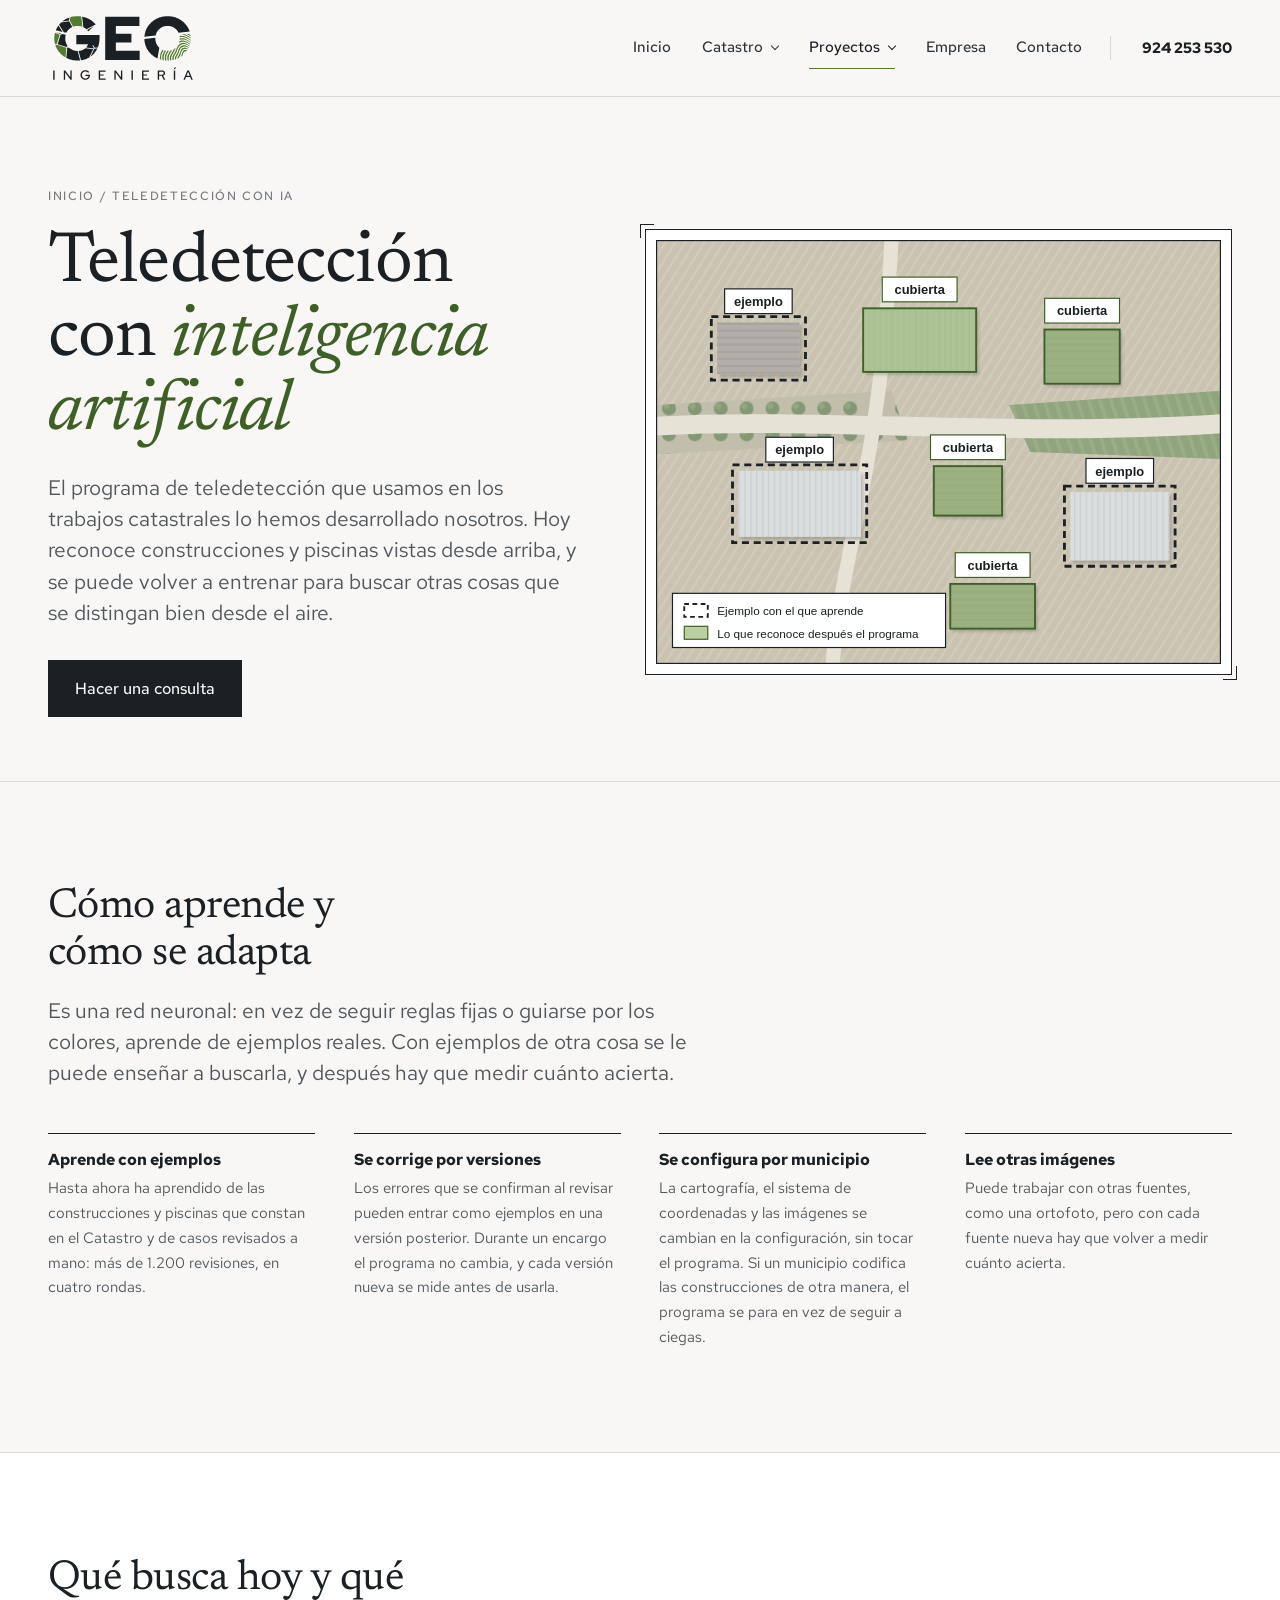
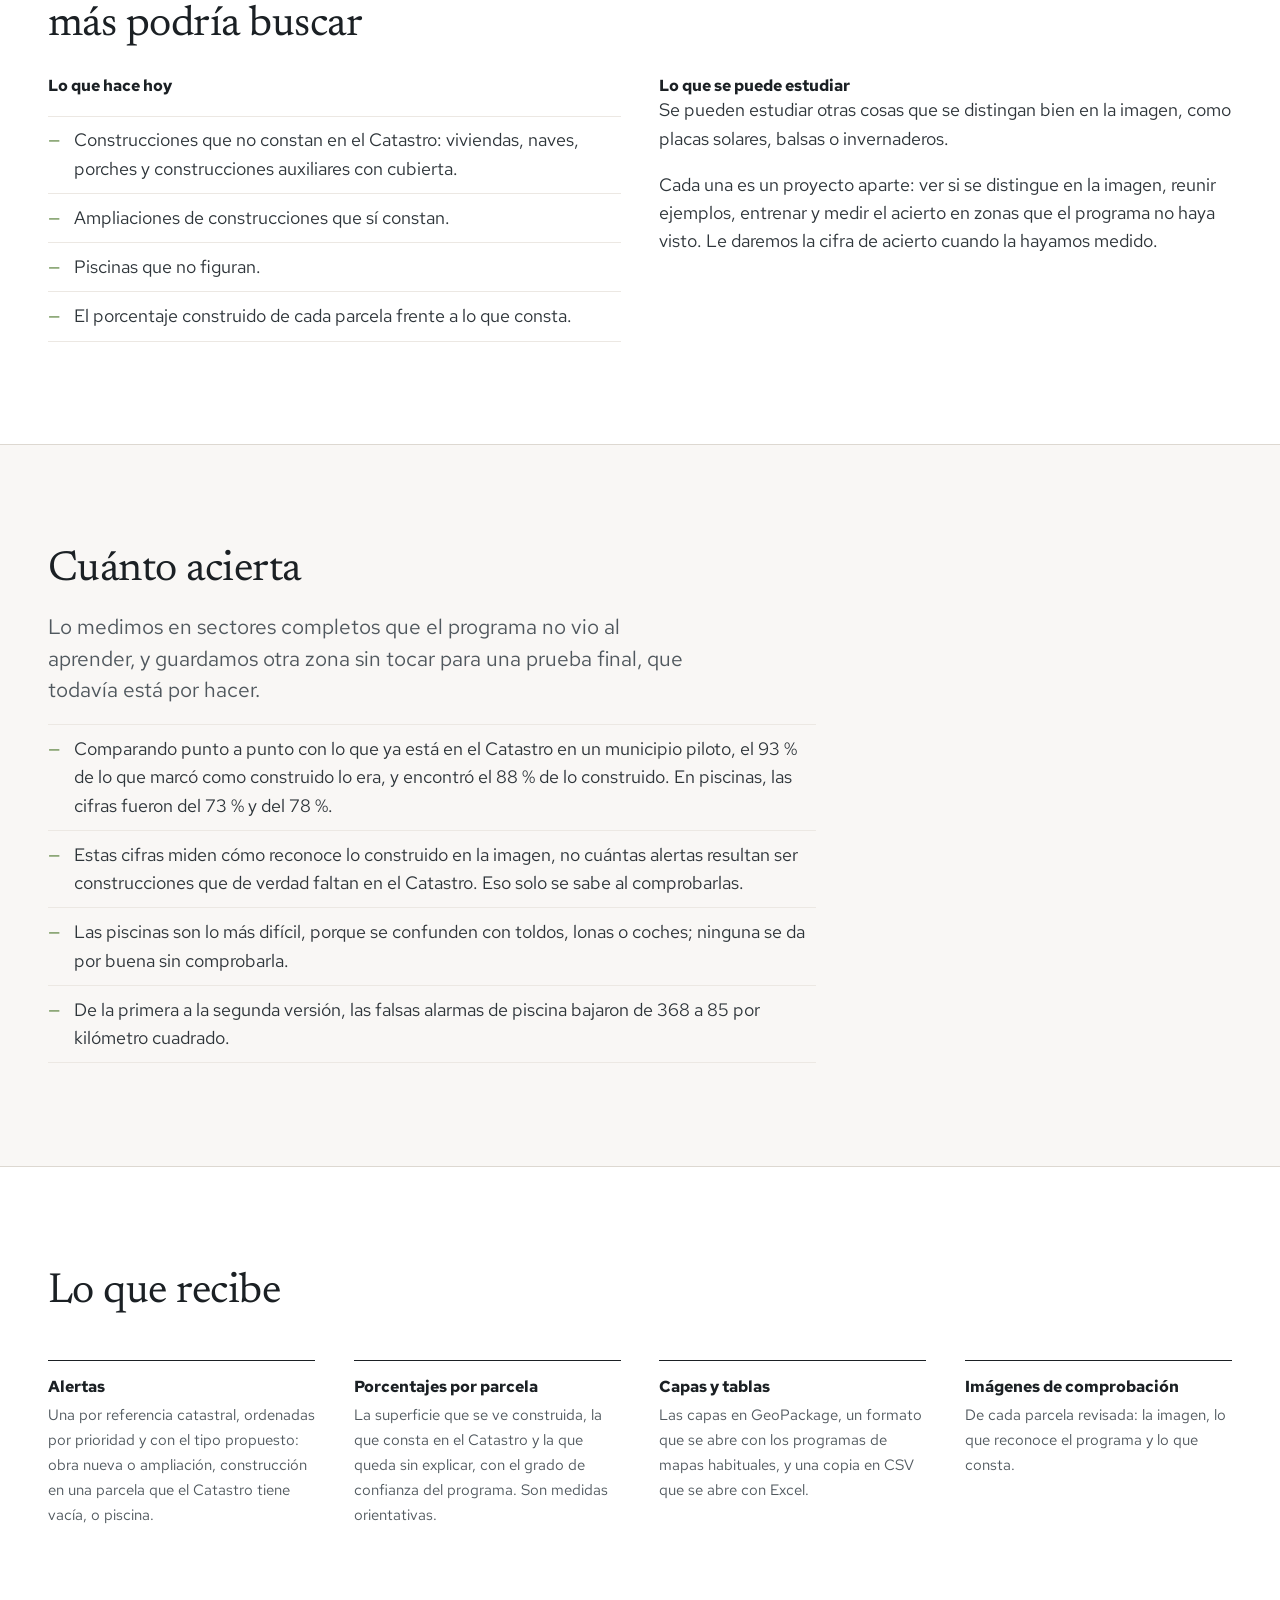
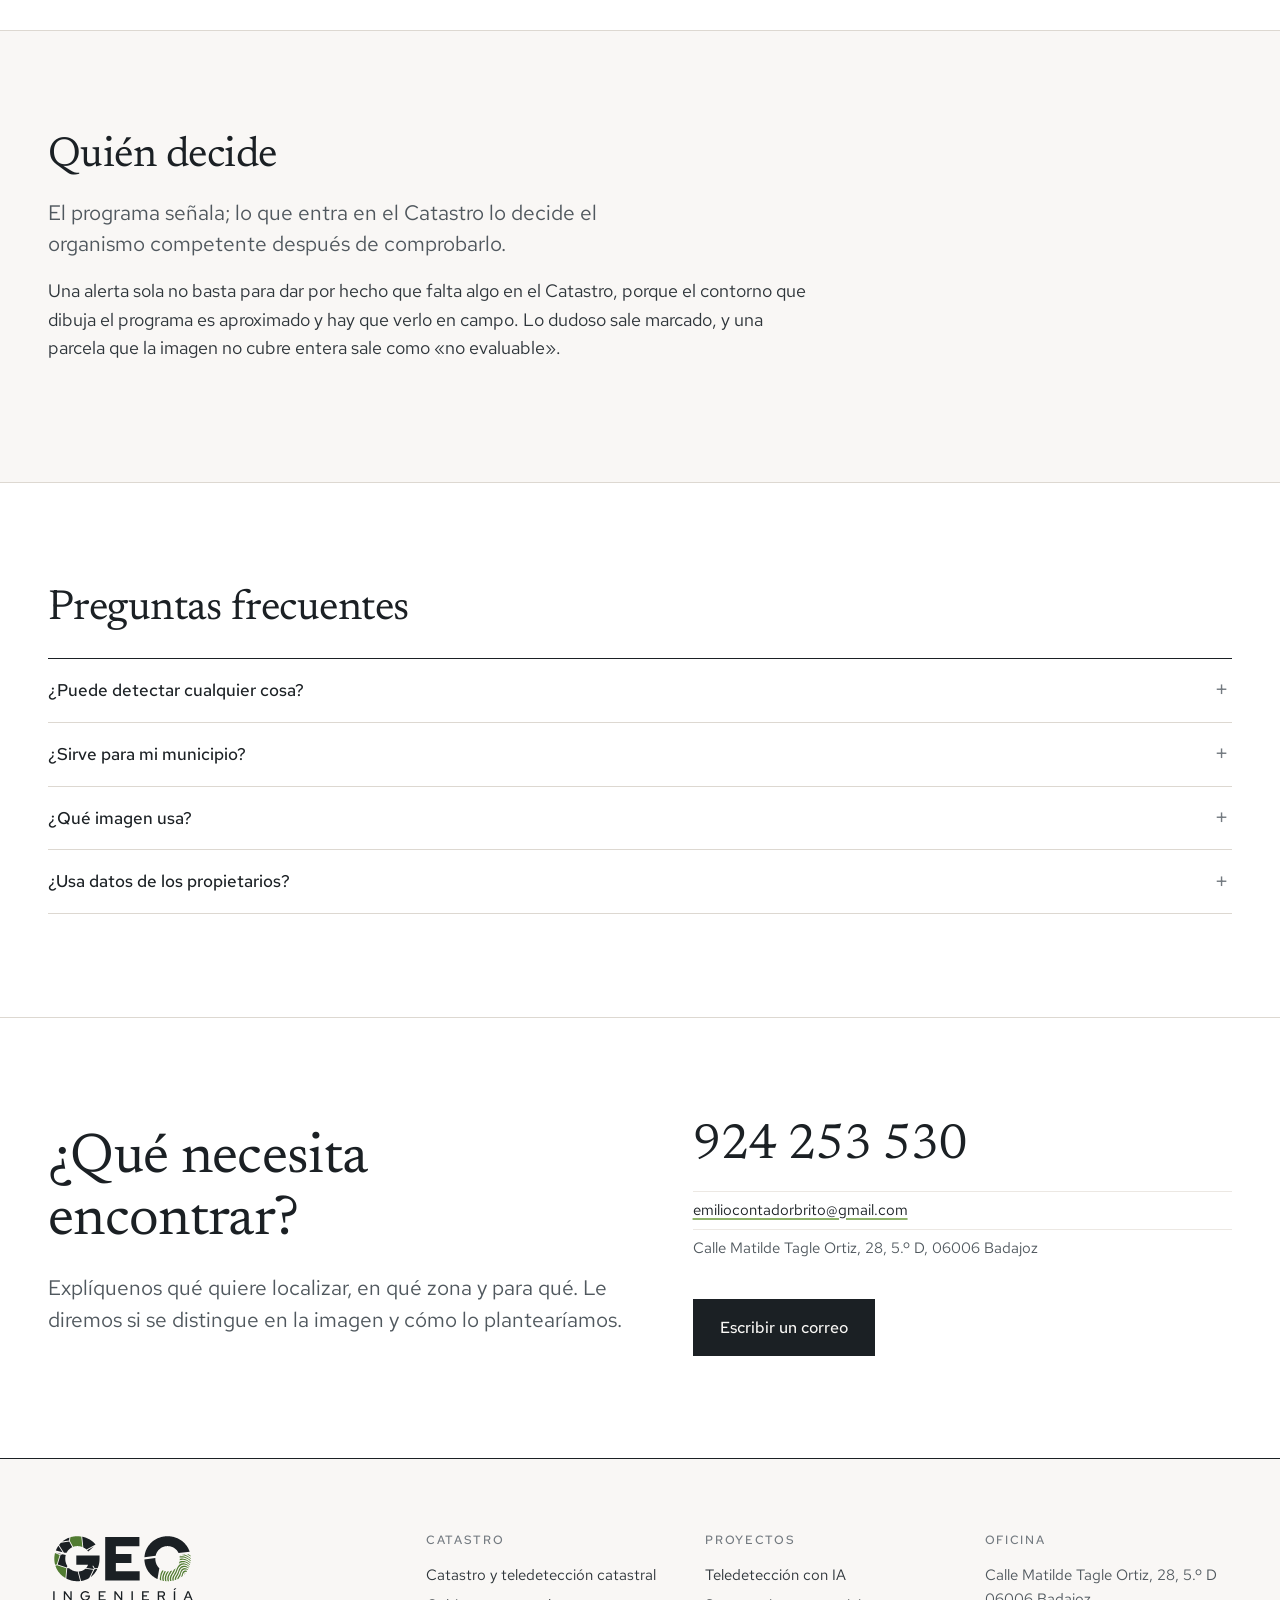
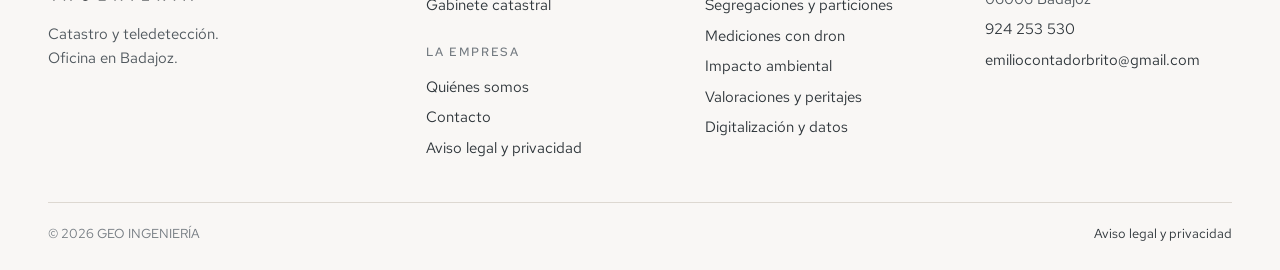
<file: teledeteccion-ia.html>
<!doctype html>
<html lang="es">
<head>
<meta charset="utf-8">
<meta name="viewport" content="width=device-width, initial-scale=1">
<title>Teledetección con IA · GEO INGENIERÍA</title>
<meta name="description" content="Programa propio de teledetección con inteligencia artificial: reconoce construcciones y piscinas en imágenes aéreas o de satélite, y se puede volver a entrenar para buscar otras cosas.">

<meta name="theme-color" content="#F9F7F5">
<meta property="og:type" content="website">
<meta property="og:locale" content="es_ES">
<meta property="og:site_name" content="GEO INGENIERÍA">
<meta property="og:title" content="Teledetección con IA · GEO INGENIERÍA">
<meta property="og:description" content="Programa propio de teledetección con inteligencia artificial: reconoce construcciones y piscinas en imágenes aéreas o de satélite, y se puede volver a entrenar para buscar otras cosas.">
<meta property="og:image" content="img/serv/aprendizaje.svg">
<link rel="icon" href="img/GEO-INGENIERIA_icono-app.svg" type="image/svg+xml">
<link rel="icon" href="img/GEO-INGENIERIA_icono-app_512px.png" sizes="512x512">
<link rel="apple-touch-icon" href="img/GEO-INGENIERIA_icono-app_512px.png">
<link rel="preload" href="fuentes/newsreader-latin-400-normal.woff2" as="font" type="font/woff2" crossorigin>
<link rel="preload" href="fuentes/red-hat-text-latin-400-normal.woff2" as="font" type="font/woff2" crossorigin>
<link rel="stylesheet" href="css/estilo.css">
</head>
<body>

<a class="saltar" href="#principal">Saltar al contenido</a>

<header class="cabecera">
  <div class="contenedor cabecera-fila">
    <a class="marca" href="index.html" aria-label="GEO INGENIERÍA, inicio">
      <img src="img/GEO-INGENIERIA_principal.svg" alt="GEO INGENIERÍA" width="150" height="75">
    </a>
    <button class="menu-boton" aria-expanded="false" aria-controls="menu">Menú</button>
    <nav class="menu" id="menu" aria-label="Principal">
      <a href="index.html">Inicio</a>
      <div class="desplegable">
        <button type="button" class="desplegable-boton" aria-expanded="false" aria-controls="sub-catastro">Catastro</button>
        <div class="submenu" id="sub-catastro"><a href="catastro.html">Catastro y teledetección catastral</a><a href="gabinete.html">Gabinete catastral</a></div>
      </div>
      <div class="desplegable">
        <button type="button" class="desplegable-boton actual" aria-expanded="false" aria-controls="sub-proyectos">Proyectos</button>
        <div class="submenu" id="sub-proyectos"><a href="teledeteccion-ia.html" aria-current="page">Teledetección con IA</a><a href="segregaciones.html">Segregaciones y particiones</a><a href="dron.html">Mediciones con dron</a><a href="medio-ambiente.html">Impacto ambiental</a><a href="valoraciones.html">Valoraciones y peritajes</a><a href="digitalizacion.html">Digitalización y datos</a></div>
      </div>
      <a href="empresa.html">Empresa</a>
      <a href="contacto.html">Contacto</a>
      <a class="menu-tel" href="tel:+34924253530">Llamar: 924 253 530</a>
    </nav>
    <a class="cabecera-tel" href="tel:+34924253530">924 253 530</a>
  </div>
</header>

<main id="principal">
  <section class="cabeza sin-borde">
    <div class="contenedor cabeza-dos">
      <div>
        <p class="meta"><a href="index.html">Inicio</a> / Teledetección con IA</p>
        <h1>Teledetección con <em>inteligencia artificial</em></h1>
        <p class="entrada">El programa de teledetección que usamos en los trabajos catastrales lo hemos desarrollado nosotros. Hoy reconoce construcciones y piscinas vistas desde arriba, y se puede volver a entrenar para buscar otras cosas que se distingan bien desde el aire.</p>
        <div class="acciones"><a class="boton" href="#contacto">Hacer una consulta</a></div>
      </div>
      <figure class="lamina"><div class="lamina-marco"><img src="img/serv/aprendizaje.svg" alt="Dibujo de ejemplo: unas cubiertas marcadas para enseñar al programa y las que reconoce después" loading="lazy"></div></figure>
    </div>
  </section>
  <section>
    <div class="contenedor">
      <div class="bloque">
        <div class="bloque-cuerpo">
<h2>Cómo aprende y cómo se adapta</h2>
          <p class="entrada">Es una red neuronal: en vez de seguir reglas fijas o guiarse por los colores, aprende de ejemplos reales. Con ejemplos de otra cosa se le puede enseñar a buscarla, y después hay que medir cuánto acierta.</p>
        </div>
      </div><div class="columnas"><div class="revelar"><h3>Aprende con ejemplos</h3><p>Hasta ahora ha aprendido de las construcciones y piscinas que constan en el Catastro y de casos revisados a mano: más de 1.200 revisiones, en cuatro rondas.</p></div><div class="revelar"><h3>Se corrige por versiones</h3><p>Los errores que se confirman al revisar pueden entrar como ejemplos en una versión posterior. Durante un encargo el programa no cambia, y cada versión nueva se mide antes de usarla.</p></div><div class="revelar"><h3>Se configura por municipio</h3><p>La cartografía, el sistema de coordenadas y las imágenes se cambian en la configuración, sin tocar el programa. Si un municipio codifica las construcciones de otra manera, el programa se para en vez de seguir a ciegas.</p></div><div class="revelar"><h3>Lee otras imágenes</h3><p>Puede trabajar con otras fuentes, como una ortofoto, pero con cada fuente nueva hay que volver a medir cuánto acierta.</p></div></div>
    </div>
  </section>
  <section class="blanco">
    <div class="contenedor">
      <div class="bloque">
        <div class="bloque-cuerpo">
<h2>Qué busca hoy y qué más podría buscar</h2>
        </div>
      </div><div class="dos" style="margin-top:1.6rem">
        <div><h3>Lo que hace hoy</h3><ul class="lista"><li>Construcciones que no constan en el Catastro: viviendas, naves, porches y construcciones auxiliares con cubierta.</li><li>Ampliaciones de construcciones que sí constan.</li><li>Piscinas que no figuran.</li><li>El porcentaje construido de cada parcela frente a lo que consta.</li></ul></div>
        <div><h3>Lo que se puede estudiar</h3>
        <p>Se pueden estudiar otras cosas que se distingan bien en la imagen, como placas solares, balsas o invernaderos.</p>
        <p>Cada una es un proyecto aparte: ver si se distingue en la imagen, reunir ejemplos, entrenar y medir el acierto en zonas que el programa no haya visto. Le daremos la cifra de acierto cuando la hayamos medido.</p></div>
      </div>
    </div>
  </section>
  <section>
    <div class="contenedor">
      <div class="bloque">
        <div class="bloque-cuerpo">
<h2>Cuánto acierta</h2>
          <p class="entrada">Lo medimos en sectores completos que el programa no vio al aprender, y guardamos otra zona sin tocar para una prueba final, que todavía está por hacer.</p><ul class="lista"><li>Comparando punto a punto con lo que ya está en el Catastro en un municipio piloto, el 93 % de lo que marcó como construido lo era, y encontró el 88 % de lo construido. En piscinas, las cifras fueron del 73 % y del 78 %.</li><li>Estas cifras miden cómo reconoce lo construido en la imagen, no cuántas alertas resultan ser construcciones que de verdad faltan en el Catastro. Eso solo se sabe al comprobarlas.</li><li>Las piscinas son lo más difícil, porque se confunden con toldos, lonas o coches; ninguna se da por buena sin comprobarla.</li><li>De la primera a la segunda versión, las falsas alarmas de piscina bajaron de 368 a 85 por kilómetro cuadrado.</li></ul>
        </div>
      </div>
    </div>
  </section>
  <section class="blanco">
    <div class="contenedor">
      <div class="bloque">
        <div class="bloque-cuerpo">
<h2>Lo que recibe</h2>
        </div>
      </div><div class="columnas"><div class="revelar"><h3>Alertas</h3><p>Una por referencia catastral, ordenadas por prioridad y con el tipo propuesto: obra nueva o ampliación, construcción en una parcela que el Catastro tiene vacía, o piscina.</p></div><div class="revelar"><h3>Porcentajes por parcela</h3><p>La superficie que se ve construida, la que consta en el Catastro y la que queda sin explicar, con el grado de confianza del programa. Son medidas orientativas.</p></div><div class="revelar"><h3>Capas y tablas</h3><p>Las capas en GeoPackage, un formato que se abre con los programas de mapas habituales, y una copia en CSV que se abre con Excel.</p></div><div class="revelar"><h3>Imágenes de comprobación</h3><p>De cada parcela revisada: la imagen, lo que reconoce el programa y lo que consta.</p></div></div>
    </div>
  </section>
  <section>
    <div class="contenedor">
      <div class="bloque">
        <div class="bloque-cuerpo">
<h2>Quién decide</h2>
          <p class="entrada">El programa señala; lo que entra en el Catastro lo decide el organismo competente después de comprobarlo.</p>
          <p>Una alerta sola no basta para dar por hecho que falta algo en el Catastro, porque el contorno que dibuja el programa es aproximado y hay que verlo en campo. Lo dudoso sale marcado, y una parcela que la imagen no cubre entera sale como «no evaluable».</p>
        </div>
      </div>
    </div>
  </section>
  <section class="blanco">
    <div class="contenedor">
      <div class="bloque">
        <div class="bloque-cuerpo">
<h2>Preguntas frecuentes</h2><div class="preguntas"><details><summary>¿Puede detectar cualquier cosa?</summary><div><p>Hoy busca construcciones y piscinas. Se puede volver a entrenar para otras cosas que se distingan bien desde arriba, pero no para lo que es demasiado pequeño para la resolución de la imagen ni para lo que no se ve desde el aire, como la altura de una casa. Antes de entrenarlo hay que comprobar que lo que busca se distingue y, después, medir cuánto acierta.</p></div></details><details><summary>¿Sirve para mi municipio?</summary><div><p>Se puede preparar para su municipio cambiando la configuración, pero en cada sitio nuevo hay que comprobar cuánto acierta antes de usarlo.</p></div></details><details><summary>¿Qué imagen usa?</summary><div><p>Una imagen reciente de unos 25 cm por píxel. Su fecha consta en cada entrega.</p></div></details><details><summary>¿Usa datos de los propietarios?</summary><div><p>No. Trabaja con la imagen y la cartografía; los datos de titularidad no los lee.</p></div></details></div>
        </div>
      </div>
    </div>
  </section>
  <section class="contacto" id="contacto">
    <div class="contenedor contacto-rejilla">
      <div>
        <h2>¿Qué necesita encontrar?</h2>
        <p class="entrada" style="margin-top:1.2rem">Explíquenos qué quiere localizar, en qué zona y para qué. Le diremos si se distingue en la imagen y cómo lo plantearíamos.</p>
      </div>
      <div>
        <a class="contacto-tel" href="tel:+34924253530">924 253 530</a>
        <ul class="contacto-datos">
          <li><a href="mailto:emiliocontadorbrito@gmail.com">emiliocontadorbrito@gmail.com</a></li>
          <li>Calle Matilde Tagle Ortiz, 28, 5.º&nbsp;D, 06006 Badajoz</li>
        </ul>
        <div class="acciones"><a class="boton" href="mailto:emiliocontadorbrito@gmail.com">Escribir un correo</a></div>
      </div>
    </div>
  </section>
</main>

<footer class="pie">
  <div class="contenedor">
    <div class="pie-rejilla">
      <div>
        <img src="img/GEO-INGENIERIA_principal.svg" alt="GEO INGENIERÍA" width="150" height="75">
        <p>Catastro y teledetección.<br>Oficina en Badajoz.</p>
      </div>
      <div>
        <h4>Catastro</h4>
        <ul>
          <li><a href="catastro.html">Catastro y teledetección catastral</a></li>
          <li><a href="gabinete.html">Gabinete catastral</a></li>
        </ul>
        <h4 style="margin-top:1.6rem">La empresa</h4>
        <ul>
          <li><a href="empresa.html">Quiénes somos</a></li>
          <li><a href="contacto.html">Contacto</a></li>
          <li><a href="aviso-legal.html">Aviso legal y privacidad</a></li>
        </ul>
      </div>
      <div>
        <h4>Proyectos</h4>
        <ul>
          <li><a href="teledeteccion-ia.html">Teledetección con IA</a></li>
          <li><a href="segregaciones.html">Segregaciones y particiones</a></li>
          <li><a href="dron.html">Mediciones con dron</a></li>
          <li><a href="medio-ambiente.html">Impacto ambiental</a></li>
          <li><a href="valoraciones.html">Valoraciones y peritajes</a></li>
          <li><a href="digitalizacion.html">Digitalización y datos</a></li>
        </ul>
      </div>
      <div>
        <h4>Oficina</h4>
        <ul>
          <li>Calle Matilde Tagle Ortiz, 28, 5.º&nbsp;D<br>06006 Badajoz</li>
          <li><a href="tel:+34924253530">924 253 530</a></li>
          <li><a href="mailto:emiliocontadorbrito@gmail.com">emiliocontadorbrito@gmail.com</a></li>
        </ul>
      </div>
    </div>
    <div class="pie-legal">
      <span>© 2026 GEO INGENIERÍA</span>
      <span><a href="aviso-legal.html">Aviso legal y privacidad</a></span>
    </div>
  </div>
</footer>

<script src="js/menu.js"></script>
</body>
</html>
</file>
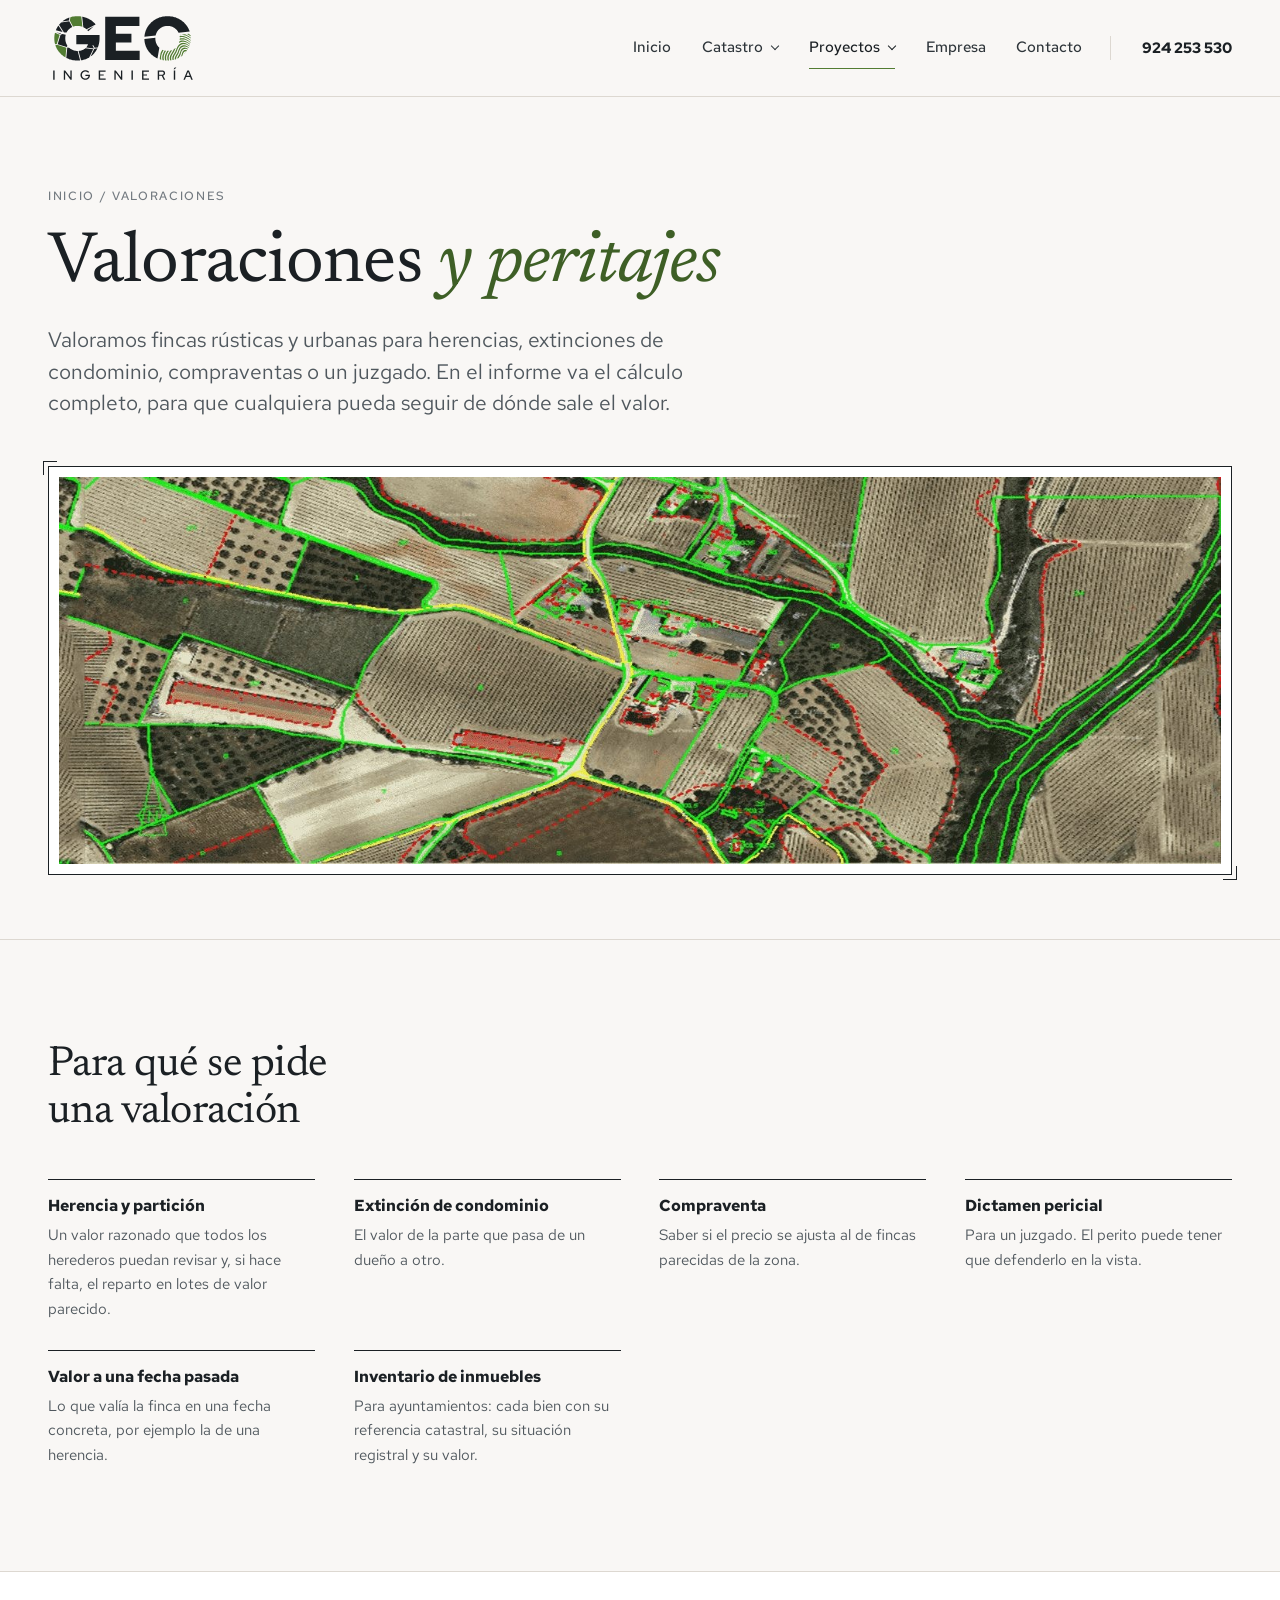
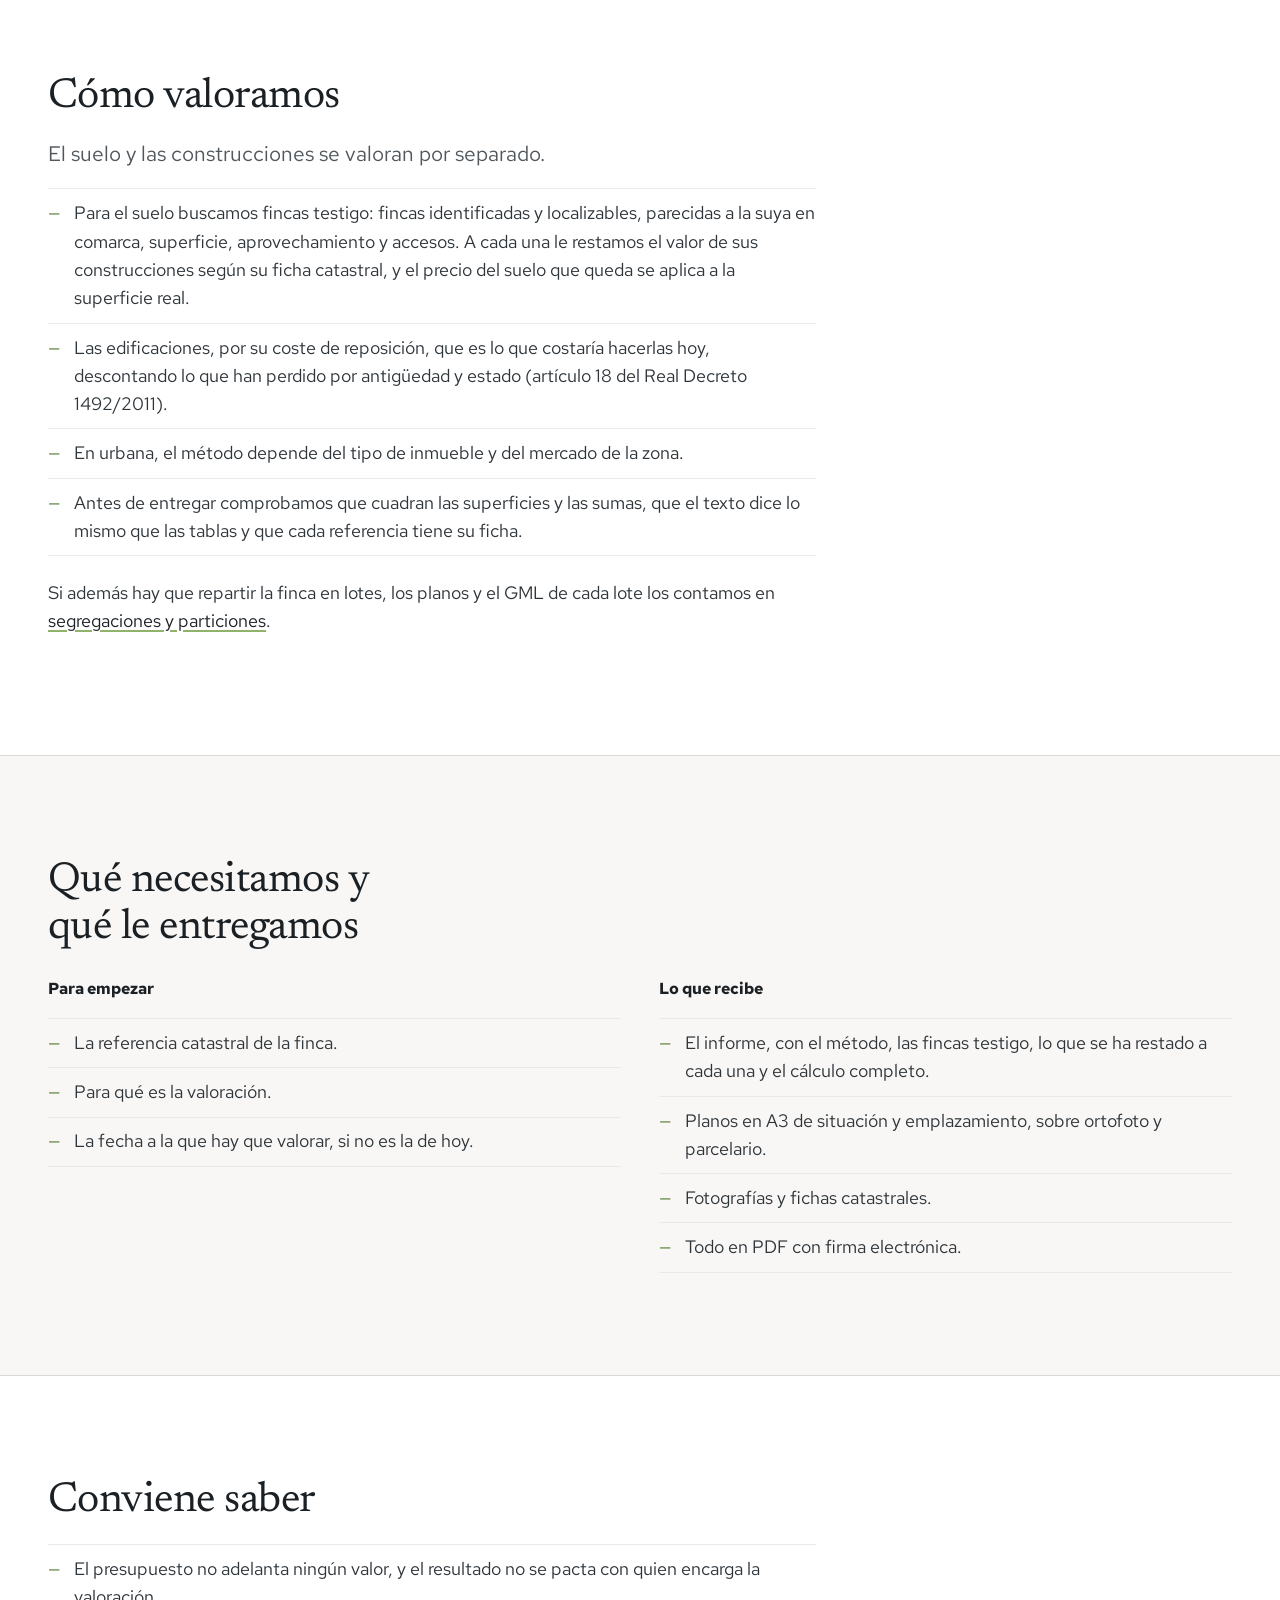
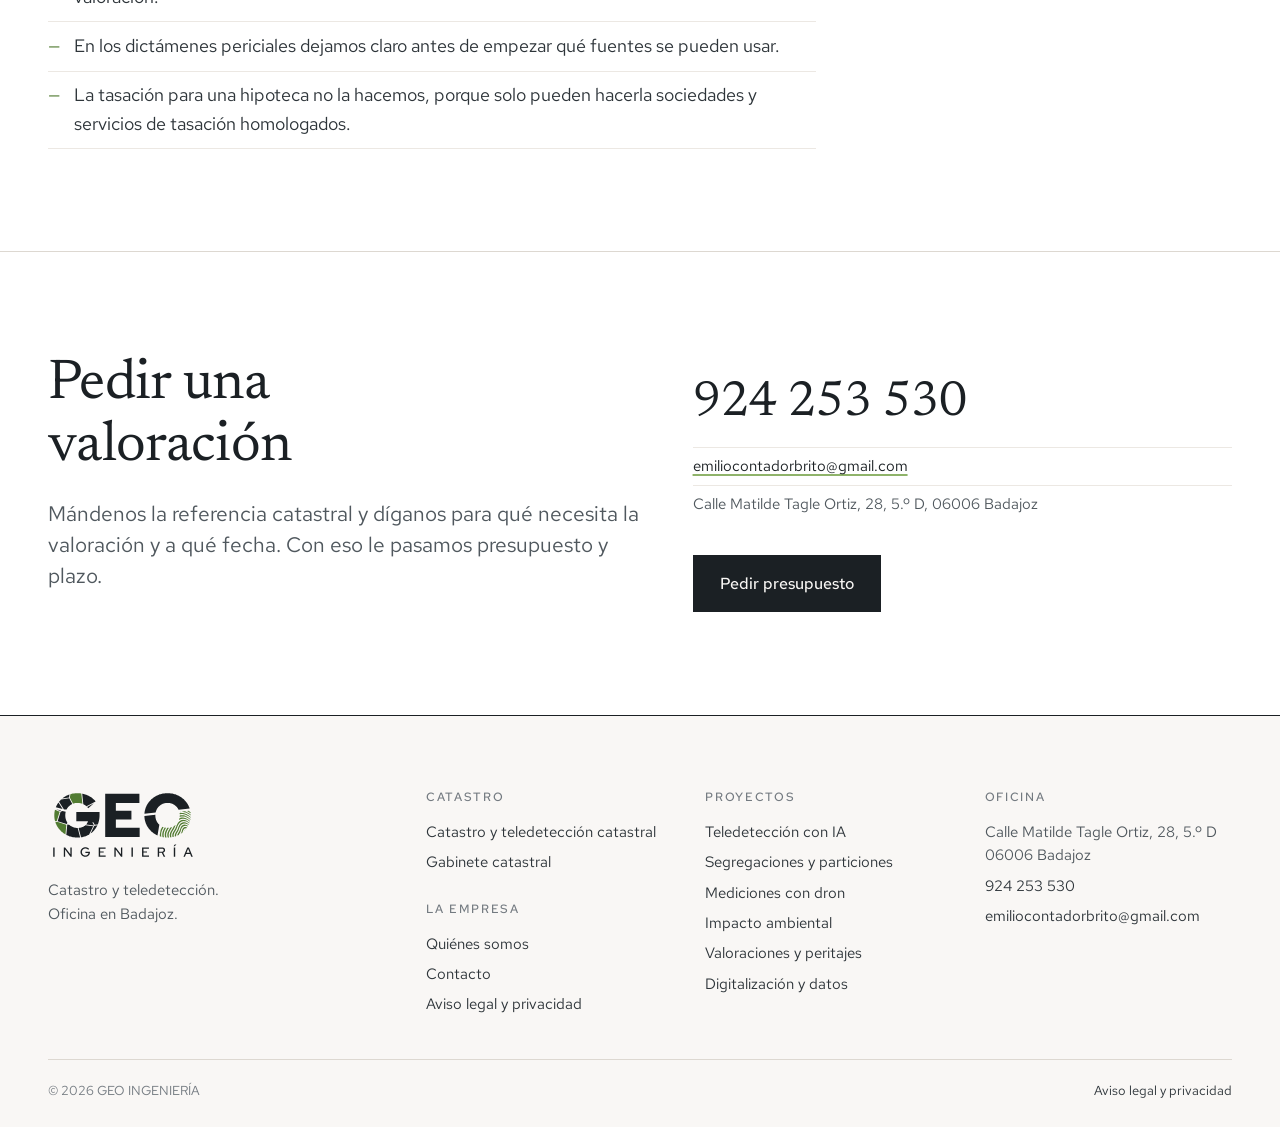
<file: valoraciones.html>
<!doctype html>
<html lang="es">
<head>
<meta charset="utf-8">
<meta name="viewport" content="width=device-width, initial-scale=1">
<title>Valoraciones y peritajes · GEO INGENIERÍA</title>
<meta name="description" content="Valoración de fincas rústicas y urbanas para herencias, extinciones de condominio, compraventas y dictámenes periciales, con el cálculo completo en el informe.">

<meta name="theme-color" content="#F9F7F5">
<meta property="og:type" content="website">
<meta property="og:locale" content="es_ES">
<meta property="og:site_name" content="GEO INGENIERÍA">
<meta property="og:title" content="Valoraciones y peritajes · GEO INGENIERÍA">
<meta property="og:description" content="Valoración de fincas rústicas y urbanas para herencias, extinciones de condominio, compraventas y dictámenes periciales, con el cálculo completo en el informe.">
<meta property="og:image" content="img/parcelario-rustico.jpg">
<link rel="icon" href="img/GEO-INGENIERIA_icono-app.svg" type="image/svg+xml">
<link rel="icon" href="img/GEO-INGENIERIA_icono-app_512px.png" sizes="512x512">
<link rel="apple-touch-icon" href="img/GEO-INGENIERIA_icono-app_512px.png">
<link rel="preload" href="fuentes/newsreader-latin-400-normal.woff2" as="font" type="font/woff2" crossorigin>
<link rel="preload" href="fuentes/red-hat-text-latin-400-normal.woff2" as="font" type="font/woff2" crossorigin>
<link rel="stylesheet" href="css/estilo.css">
</head>
<body>

<a class="saltar" href="#principal">Saltar al contenido</a>

<header class="cabecera">
  <div class="contenedor cabecera-fila">
    <a class="marca" href="index.html" aria-label="GEO INGENIERÍA, inicio">
      <img src="img/GEO-INGENIERIA_principal.svg" alt="GEO INGENIERÍA" width="150" height="75">
    </a>
    <button class="menu-boton" aria-expanded="false" aria-controls="menu">Menú</button>
    <nav class="menu" id="menu" aria-label="Principal">
      <a href="index.html">Inicio</a>
      <div class="desplegable">
        <button type="button" class="desplegable-boton" aria-expanded="false" aria-controls="sub-catastro">Catastro</button>
        <div class="submenu" id="sub-catastro"><a href="catastro.html">Catastro y teledetección catastral</a><a href="gabinete.html">Gabinete catastral</a></div>
      </div>
      <div class="desplegable">
        <button type="button" class="desplegable-boton actual" aria-expanded="false" aria-controls="sub-proyectos">Proyectos</button>
        <div class="submenu" id="sub-proyectos"><a href="teledeteccion-ia.html">Teledetección con IA</a><a href="segregaciones.html">Segregaciones y particiones</a><a href="dron.html">Mediciones con dron</a><a href="medio-ambiente.html">Impacto ambiental</a><a href="valoraciones.html" aria-current="page">Valoraciones y peritajes</a><a href="digitalizacion.html">Digitalización y datos</a></div>
      </div>
      <a href="empresa.html">Empresa</a>
      <a href="contacto.html">Contacto</a>
      <a class="menu-tel" href="tel:+34924253530">Llamar: 924 253 530</a>
    </nav>
    <a class="cabecera-tel" href="tel:+34924253530">924 253 530</a>
  </div>
</header>

<main id="principal">
  <section class="cabeza sin-borde">
    <div class="contenedor">
      <p class="meta"><a href="index.html">Inicio</a> / Valoraciones</p>
      <h1>Valoraciones <em>y peritajes</em></h1>
      <p class="entrada">Valoramos fincas rústicas y urbanas para herencias, extinciones de condominio, compraventas o un juzgado. En el informe va el cálculo completo, para que cualquiera pueda seguir de dónde sale el valor.</p>
      
      <figure class="lamina ancha"><div class="lamina-marco"><img src="img/parcelario-rustico.jpg" alt="Parcelario rústico sobre ortofoto, con recintos, caminos y construcciones" loading="lazy"></div></figure>
    </div>
  </section>
  <section>
    <div class="contenedor">
      <div class="bloque">
        <div class="bloque-cuerpo">
<h2>Para qué se pide una valoración</h2>
        </div>
      </div><div class="columnas"><div class="revelar"><h3>Herencia y partición</h3><p>Un valor razonado que todos los herederos puedan revisar y, si hace falta, el reparto en lotes de valor parecido.</p></div><div class="revelar"><h3>Extinción de condominio</h3><p>El valor de la parte que pasa de un dueño a otro.</p></div><div class="revelar"><h3>Compraventa</h3><p>Saber si el precio se ajusta al de fincas parecidas de la zona.</p></div><div class="revelar"><h3>Dictamen pericial</h3><p>Para un juzgado. El perito puede tener que defenderlo en la vista.</p></div><div class="revelar"><h3>Valor a una fecha pasada</h3><p>Lo que valía la finca en una fecha concreta, por ejemplo la de una herencia.</p></div><div class="revelar"><h3>Inventario de inmuebles</h3><p>Para ayuntamientos: cada bien con su referencia catastral, su situación registral y su valor.</p></div></div>
    </div>
  </section>
  <section class="blanco">
    <div class="contenedor">
      <div class="bloque">
        <div class="bloque-cuerpo">
<h2>Cómo valoramos</h2>
          <p class="entrada">El suelo y las construcciones se valoran por separado.</p><ul class="lista"><li>Para el suelo buscamos fincas testigo: fincas identificadas y localizables, parecidas a la suya en comarca, superficie, aprovechamiento y accesos. A cada una le restamos el valor de sus construcciones según su ficha catastral, y el precio del suelo que queda se aplica a la superficie real.</li><li>Las edificaciones, por su coste de reposición, que es lo que costaría hacerlas hoy, descontando lo que han perdido por antigüedad y estado (artículo 18 del Real Decreto 1492/2011).</li><li>En urbana, el método depende del tipo de inmueble y del mercado de la zona.</li><li>Antes de entregar comprobamos que cuadran las superficies y las sumas, que el texto dice lo mismo que las tablas y que cada referencia tiene su ficha.</li></ul><p style="margin-top:1.4rem">Si además hay que repartir la finca en lotes, los planos y el GML de cada lote los contamos en <a href="segregaciones.html">segregaciones y particiones</a>.</p>
        </div>
      </div>
    </div>
  </section>
  <section>
    <div class="contenedor">
      <div class="bloque">
        <div class="bloque-cuerpo">
<h2>Qué necesitamos y qué le entregamos</h2>
        </div>
      </div><div class="dos" style="margin-top:1.6rem"><div><h3>Para empezar</h3><ul class="lista"><li>La referencia catastral de la finca.</li><li>Para qué es la valoración.</li><li>La fecha a la que hay que valorar, si no es la de hoy.</li></ul></div><div><h3>Lo que recibe</h3><ul class="lista"><li>El informe, con el método, las fincas testigo, lo que se ha restado a cada una y el cálculo completo.</li><li>Planos en A3 de situación y emplazamiento, sobre ortofoto y parcelario.</li><li>Fotografías y fichas catastrales.</li><li>Todo en PDF con firma electrónica.</li></ul></div></div>
    </div>
  </section>
  <section class="blanco">
    <div class="contenedor">
      <div class="bloque">
        <div class="bloque-cuerpo">
<h2>Conviene saber</h2><ul class="lista"><li>El presupuesto no adelanta ningún valor, y el resultado no se pacta con quien encarga la valoración.</li><li>En los dictámenes periciales dejamos claro antes de empezar qué fuentes se pueden usar.</li><li>La tasación para una hipoteca no la hacemos, porque solo pueden hacerla sociedades y servicios de tasación homologados.</li></ul>
        </div>
      </div>
    </div>
  </section>
  <section class="contacto" id="contacto">
    <div class="contenedor contacto-rejilla">
      <div>
        <h2>Pedir una valoración</h2>
        <p class="entrada" style="margin-top:1.2rem">Mándenos la referencia catastral y díganos para qué necesita la valoración y a qué fecha. Con eso le pasamos presupuesto y plazo.</p>
      </div>
      <div>
        <a class="contacto-tel" href="tel:+34924253530">924 253 530</a>
        <ul class="contacto-datos">
          <li><a href="mailto:emiliocontadorbrito@gmail.com">emiliocontadorbrito@gmail.com</a></li>
          <li>Calle Matilde Tagle Ortiz, 28, 5.º&nbsp;D, 06006 Badajoz</li>
        </ul>
        <div class="acciones"><a class="boton" href="mailto:emiliocontadorbrito@gmail.com">Pedir presupuesto</a></div>
      </div>
    </div>
  </section>
</main>

<footer class="pie">
  <div class="contenedor">
    <div class="pie-rejilla">
      <div>
        <img src="img/GEO-INGENIERIA_principal.svg" alt="GEO INGENIERÍA" width="150" height="75">
        <p>Catastro y teledetección.<br>Oficina en Badajoz.</p>
      </div>
      <div>
        <h4>Catastro</h4>
        <ul>
          <li><a href="catastro.html">Catastro y teledetección catastral</a></li>
          <li><a href="gabinete.html">Gabinete catastral</a></li>
        </ul>
        <h4 style="margin-top:1.6rem">La empresa</h4>
        <ul>
          <li><a href="empresa.html">Quiénes somos</a></li>
          <li><a href="contacto.html">Contacto</a></li>
          <li><a href="aviso-legal.html">Aviso legal y privacidad</a></li>
        </ul>
      </div>
      <div>
        <h4>Proyectos</h4>
        <ul>
          <li><a href="teledeteccion-ia.html">Teledetección con IA</a></li>
          <li><a href="segregaciones.html">Segregaciones y particiones</a></li>
          <li><a href="dron.html">Mediciones con dron</a></li>
          <li><a href="medio-ambiente.html">Impacto ambiental</a></li>
          <li><a href="valoraciones.html">Valoraciones y peritajes</a></li>
          <li><a href="digitalizacion.html">Digitalización y datos</a></li>
        </ul>
      </div>
      <div>
        <h4>Oficina</h4>
        <ul>
          <li>Calle Matilde Tagle Ortiz, 28, 5.º&nbsp;D<br>06006 Badajoz</li>
          <li><a href="tel:+34924253530">924 253 530</a></li>
          <li><a href="mailto:emiliocontadorbrito@gmail.com">emiliocontadorbrito@gmail.com</a></li>
        </ul>
      </div>
    </div>
    <div class="pie-legal">
      <span>© 2026 GEO INGENIERÍA</span>
      <span><a href="aviso-legal.html">Aviso legal y privacidad</a></span>
    </div>
  </div>
</footer>

<script src="js/menu.js"></script>
</body>
</html>
</file>
<file: css/estilo.css>
/* ==========================================================================
   GEO INGENIERÍA — hoja de estilo única (versión «lámina», octubre 2026)

   Lenguaje: el de un plano o un atlas. Fondo de papel, tinta negra, el verde
   solo donde marca algo; titulares en serif editorial; imágenes presentadas
   como láminas con marco, marcas de esquina y pie de figura. Nada de fondos
   negros con brillos, cuadrículas de fondo, cifras en monoespaciada ni
   tarjetas en serie.

   Tipografías (en /fuentes, licencia SIL OFL 1.1, servidas desde el propio
   sitio: ninguna petición a terceros):
     Newsreader   titulares
     Red Hat Text texto e interfaz (familia del logotipo)
   ========================================================================== */

@font-face{ font-family:"Newsreader"; font-weight:400; font-style:normal; font-display:swap; src:url("../fuentes/newsreader-latin-400-normal.woff2") format("woff2"); }
@font-face{ font-family:"Newsreader"; font-weight:500; font-style:normal; font-display:swap; src:url("../fuentes/newsreader-latin-500-normal.woff2") format("woff2"); }
@font-face{ font-family:"Newsreader"; font-weight:400; font-style:italic; font-display:swap; src:url("../fuentes/newsreader-latin-400-italic.woff2") format("woff2"); }
@font-face{ font-family:"Red Hat Text"; font-weight:400; font-display:swap; src:url("../fuentes/red-hat-text-latin-400-normal.woff2") format("woff2"); }
@font-face{ font-family:"Red Hat Text"; font-weight:500; font-display:swap; src:url("../fuentes/red-hat-text-latin-500-normal.woff2") format("woff2"); }
@font-face{ font-family:"Red Hat Text"; font-weight:700; font-display:swap; src:url("../fuentes/red-hat-text-latin-700-normal.woff2") format("woff2"); }

:root{
  --tinta:      #1B2024;
  --tinta-80:   #2E353A;
  --tinta-60:   #50585E;
  --tinta-45:   #737A80;
  --verde:      #527C32;
  --verde-osc:  #3E5F26;
  --verde-clar: #8FB36A;
  --papel:      #F9F7F5;
  --blanco:     #FFFFFF;
  --linea:      #DDD8D1;
  --linea-suave:#ECE8E3;

  --serif: "Newsreader", "Iowan Old Style", Georgia, serif;
  --sans:  "Red Hat Text", system-ui, -apple-system, "Segoe UI", sans-serif;

  --ancho:   1280px;
  --margen:  clamp(18px, 4.5vw, 48px);
  --cabecera:96px;
}

*,*::before,*::after{ box-sizing:border-box; }
html{ scroll-behavior:smooth; -webkit-text-size-adjust:100%; }
body{
  margin:0; background:var(--papel); color:var(--tinta-80);
  font-family:var(--sans); font-size:17.5px; line-height:1.62;
  -webkit-font-smoothing:antialiased; text-rendering:optimizeLegibility;
}
img{ max-width:100%; height:auto; display:block; }
a{ color:var(--tinta); text-decoration:underline; text-decoration-color:var(--verde-clar); text-decoration-thickness:1.5px; text-underline-offset:3px; }
a:hover{ color:var(--verde-osc); text-decoration-color:var(--verde); }
[id]{ scroll-margin-top:calc(var(--cabecera) + 20px); }
::selection{ background:#DCE8CF; }

/* --- Tipografía ------------------------------------------------------------ */

h1,h2,h3,h4{ margin:0; color:var(--tinta); text-wrap:balance; }
h1,h2,.serif{ font-family:var(--serif); font-weight:400; letter-spacing:-.012em; }
h1{ font-size:clamp(2.5rem, 5.6vw, 4.5rem); line-height:1.03; }
h2{ font-size:clamp(1.8rem, 3.3vw, 2.7rem); line-height:1.1; }
h1 em,h2 em{ font-style:italic; color:var(--verde-osc); }
h3{ font-family:var(--sans); font-size:1.02rem; font-weight:700; line-height:1.35; }
p{ margin:0 0 1em; max-width:64ch; }
.entrada{ font-size:clamp(1.12rem, 1.7vw, 1.3rem); line-height:1.5; color:var(--tinta-60); max-width:46ch; }
.nota{ font-size:.86rem; color:var(--tinta-45); line-height:1.5; }
.meta{
  font-size:.74rem; font-weight:500; letter-spacing:.14em; text-transform:uppercase;
  color:var(--tinta-45); margin:0 0 1.4rem;
}
.meta a{ color:inherit; text-decoration:none; }
.meta a:hover{ color:var(--verde-osc); }

/* --- Estructura ------------------------------------------------------------ */

.contenedor{ width:100%; max-width:var(--ancho); margin-inline:auto; padding-inline:var(--margen); }
.contenedor.estrecho{ max-width:820px; }
section{ padding-block:clamp(56px, 8vw, 104px); }
section + section{ border-top:1px solid var(--linea); }
section.blanco{ background:var(--blanco); }
.sin-borde{ border-top:0 !important; }

/* Bloque de texto de cada sección (titular, entrada y lo que siga) */
.bloque{ display:block; }
.bloque > *{ min-width:0; }
.bloque-cuerpo > h2{ margin-bottom:1.1rem; max-width:22ch; }
.bloque-cuerpo > .entrada{ margin-bottom:0; }
.bloque-cuerpo > .entrada + p{ margin-top:1.1rem; }

/* Columnas con filete superior (en lugar de tarjetas) */
.columnas{ display:grid; gap:28px clamp(24px,3vw,40px); margin-top:clamp(28px,4vw,44px); grid-template-columns:repeat(auto-fit, minmax(220px,1fr)); }
.columnas > div{ border-top:1px solid var(--tinta); padding-top:14px; }
.columnas h3{ margin-bottom:.4rem; }
.columnas p{ font-size:.96rem; color:var(--tinta-60); margin:0; }

/* Lista con guion */
.lista{ list-style:none; margin:1.2rem 0 0; padding:0; max-width:64ch; }
.lista li{ position:relative; padding:.62rem 0 .62rem 1.6rem; border-top:1px solid var(--linea-suave); }
.lista li:last-child{ border-bottom:1px solid var(--linea-suave); }
.lista li::before{ content:"—"; position:absolute; left:0; color:var(--verde); }
.lista strong{ color:var(--tinta); font-weight:700; }

/* --- Cabecera -------------------------------------------------------------- */

.cabecera{ position:sticky; top:0; z-index:50; background:rgba(249,247,245,.94); backdrop-filter:saturate(1.2) blur(6px); border-bottom:1px solid var(--linea); }
.cabecera-fila{ display:flex; align-items:center; gap:28px; min-height:var(--cabecera); position:relative; }
.marca{ display:block; flex:none; }
.marca img{ width:150px; height:auto; }   /* logo apilado: INGENIERÍA siempre debajo */
.menu{ display:flex; align-items:center; gap:clamp(20px,2.4vw,34px); margin-left:auto; }
.menu > a,.desplegable-boton{
  font:inherit; font-size:.95rem; font-weight:500; color:var(--tinta-80); text-decoration:none; white-space:nowrap;
  padding:8px 0; background:none; border:0; border-bottom:1.5px solid transparent; cursor:pointer;
}
.menu > a:hover,.desplegable-boton:hover{ color:var(--tinta); border-bottom-color:var(--linea); }
.menu > a[aria-current="page"],.desplegable-boton.actual{ color:var(--tinta); border-bottom-color:var(--verde); }
.desplegable{ position:relative; }
.desplegable-boton::after{
  content:""; display:inline-block; width:6px; height:6px; margin-left:9px; border:solid currentColor; border-width:0 1.5px 1.5px 0;
  transform:translateY(-3px) rotate(45deg); transition:transform .2s;
}
.desplegable.abierto .desplegable-boton::after{ transform:translateY(1px) rotate(-135deg); }
.submenu{
  display:none; position:absolute; top:calc(100% + 16px); left:-24px; min-width:290px; z-index:60;
  background:var(--papel); border:1px solid var(--tinta); padding:8px 0; box-shadow:0 14px 30px rgba(27,32,36,.08);
}
.submenu::before{ content:""; position:absolute; left:0; right:0; top:-18px; height:18px; }   /* puente: el ratón no lo cierra al bajar */
.desplegable:hover .submenu,.desplegable.abierto .submenu{ display:block; }
.submenu a{ display:block; padding:11px 24px; font-size:.95rem; font-weight:500; color:var(--tinta-80); text-decoration:none; white-space:nowrap; }
.submenu a:hover{ background:var(--blanco); color:var(--verde-osc); }
.submenu a[aria-current="page"]{ color:var(--tinta); box-shadow:inset 3px 0 0 var(--verde); }
.cabecera-tel{ font-weight:700; font-size:.95rem; color:var(--tinta); text-decoration:none; white-space:nowrap; padding-left:clamp(20px,2.4vw,34px); border-left:1px solid var(--linea); }
.cabecera-tel:hover{ color:var(--verde-osc); }
.menu-boton{ display:none; margin-left:auto; background:none; border:1px solid var(--tinta); padding:8px 14px; font:inherit; font-size:.88rem; font-weight:500; color:var(--tinta); cursor:pointer; }
@media (max-width:960px){
  .menu-boton{ display:block; }
  .cabecera-tel{ display:none; }
  .menu{
    display:none; position:absolute; top:100%; left:0; right:0;
    flex-direction:column; align-items:stretch; gap:0; margin:0; max-height:calc(100vh - var(--cabecera)); overflow-y:auto;
    background:var(--papel); border-bottom:1px solid var(--linea); padding:4px var(--margen) 18px;
  }
  .menu.abierto{ display:flex; }
  .menu > a{ padding:13px 0; border-bottom:1px solid var(--linea-suave); font-size:1rem; }
  .menu > a[aria-current="page"]{ border-bottom-color:var(--verde); }
  .desplegable{ border-bottom:1px solid var(--linea-suave); }
  .desplegable-boton{ width:100%; text-align:left; padding:13px 0; font-size:1rem; border:0 !important; display:flex; justify-content:space-between; align-items:center; }
  .desplegable-boton::after{ margin-right:4px; }
  .submenu{ position:static; min-width:0; border:0; box-shadow:none; background:none; padding:0 0 10px 14px; }
  .desplegable:hover .submenu{ display:none; }
  .desplegable.abierto .submenu{ display:block; }
  .submenu a{ padding:9px 0; white-space:normal; }
  .submenu a[aria-current="page"]{ box-shadow:none; color:var(--verde-osc); }
  .menu .menu-tel{ display:block; font-weight:700; }
}
@media (min-width:961px){ .menu .menu-tel{ display:none; } }
@media (max-width:640px){ :root{ --cabecera:80px; } .marca img{ width:124px; } }

/* --- Cabeza de página ------------------------------------------------------ */

.cabeza{ padding-block:clamp(48px, 7vw, 96px) clamp(36px, 5vw, 64px); }
.cabeza h1{ max-width:17ch; }
.cabeza .entrada{ margin-top:1.4rem; }
.cabeza-dos{ display:grid; gap:clamp(36px,5vw,64px); align-items:center; }
@media (min-width:1000px){ .cabeza-dos{ grid-template-columns:minmax(0,1fr) minmax(0,1.1fr); } }
.cabeza-dos h2{ margin-bottom:1.1rem; }

.acciones{ display:flex; flex-wrap:wrap; align-items:center; gap:14px 24px; margin-top:2rem; }
.boton{
  display:inline-block; padding:15px 26px; background:var(--tinta); color:var(--papel);
  font-weight:500; font-size:.97rem; text-decoration:none; border:1px solid var(--tinta);
  transition:background .15s, border-color .15s;
}
.boton:hover{ background:var(--verde-osc); border-color:var(--verde-osc); color:var(--blanco); }
.boton.claro{ background:transparent; color:var(--tinta); }
.boton.claro:hover{ background:var(--tinta); color:var(--papel); border-color:var(--tinta); }
.boton:disabled{ opacity:.45; cursor:not-allowed; }
.enlace{ font-weight:500; }

/* --- Láminas (imágenes con marco de plano) --------------------------------- */

.lamina{ margin:0; position:relative; }
.lamina-marco{ position:relative; background:var(--blanco); border:1px solid var(--tinta); padding:10px; }
.lamina-marco img{ width:100%; }
.lamina-marco::before,.lamina-marco::after{
  content:""; position:absolute; width:14px; height:14px; border-color:var(--tinta); border-style:solid; pointer-events:none;
}
.lamina-marco::before{ top:-6px; left:-6px; border-width:1px 0 0 1px; }
.lamina-marco::after{ bottom:-6px; right:-6px; border-width:0 1px 1px 0; }
.lamina.ancha{ margin-top:clamp(28px,4vw,48px); }
.lamina.ancha .lamina-marco img{ max-height:520px; object-fit:cover; }

.triptico{ display:grid; gap:clamp(16px,2vw,24px); margin-top:clamp(28px,4vw,44px); grid-template-columns:1fr; }
@media (min-width:820px){ .triptico{ grid-template-columns:repeat(3,1fr); } }
.dos-laminas{ display:grid; gap:clamp(18px,2.4vw,30px); margin-top:clamp(28px,4vw,44px); grid-template-columns:1fr; }
@media (min-width:820px){ .dos-laminas{ grid-template-columns:1fr 1fr; } }

/* --- Carrusel del inicio --------------------------------------------------- */
/* Sin JavaScript es una banda que se desliza con el dedo o la rueda (scroll-snap).
   Con él pasa solo cada pocos segundos, con flechas, puntos y pausa. */

.carrusel{ position:relative; padding:0; border-bottom:1px solid var(--linea); background:var(--papel); }
.carrusel-pista{ display:flex; overflow-x:auto; scroll-snap-type:x mandatory; scrollbar-width:none; list-style:none; margin:0; padding:0; overscroll-behavior-x:contain; }
.carrusel-pista::-webkit-scrollbar{ display:none; }
.diapositiva{ position:relative; flex:0 0 100%; scroll-snap-align:start; display:flex; align-items:center; min-height:clamp(540px, calc(100vh - var(--cabecera) - 40px), 720px); }
.diapositiva > img{ position:absolute; inset:0; width:100%; height:100%; object-fit:cover; }
.diapositiva > .contenedor{ position:relative; z-index:1; padding-block:56px 104px; }
.diapositiva-panel{ position:relative; max-width:520px; background:rgba(249,247,245,.96); border:1px solid var(--tinta); padding:clamp(26px,3vw,40px); }
.diapositiva-panel::before,.diapositiva-panel::after{ content:""; position:absolute; width:14px; height:14px; border:solid var(--tinta); pointer-events:none; }
.diapositiva-panel::before{ top:-6px; left:-6px; border-width:1px 0 0 1px; }
.diapositiva-panel::after{ bottom:-6px; right:-6px; border-width:0 1px 1px 0; }
.diapositiva-panel h1,.diapositiva-panel h2{ font-family:var(--serif); font-weight:400; font-size:clamp(2.1rem,4vw,3.3rem); line-height:1.05; margin-bottom:1.1rem; }
.diapositiva-panel .entrada{ margin:0; }
.diapositiva-panel .acciones{ margin-top:1.6rem; }

.carrusel-controles{ display:none; }
.carrusel.activo .carrusel-controles{ display:block; position:absolute; left:0; right:0; bottom:28px; z-index:2; pointer-events:none; }
.carrusel-puntos{ display:inline-flex; pointer-events:auto; padding:0 6px; background:rgba(249,247,245,.92); }
.carrusel-puntos button{ width:30px; height:30px; position:relative; padding:0; border:0; background:transparent; cursor:pointer; }
.carrusel-puntos button::before{ content:""; position:absolute; left:4px; right:4px; top:50%; height:3px; margin-top:-1.5px; background:var(--tinta); opacity:.25; transition:opacity .2s, background .2s; }
.carrusel-puntos button[aria-current="true"]::before{ opacity:1; background:var(--verde-osc); }
.carrusel-puntos button:hover::before{ opacity:.7; }

@media (max-width:760px){
  .diapositiva{ display:block; min-height:0; }
  .diapositiva > img{ position:static; aspect-ratio:4/3; height:auto; }
  .diapositiva > .contenedor{ padding-block:0 88px; }
  .diapositiva-panel{ border:0; background:none; padding:24px 0 0; max-width:none; }
  .diapositiva-panel::before,.diapositiva-panel::after{ display:none; }
  .carrusel.activo .carrusel-controles{ bottom:20px; }
  .carrusel-puntos button{ width:22px; }
}

/* --- Índice de servicios (inicio) ------------------------------------------ */

.indice{ list-style:none; margin:clamp(24px,3vw,36px) 0 0; padding:0; border-top:1px solid var(--tinta); }
.indice li{ border-bottom:1px solid var(--linea); }
.indice a{
  display:grid; grid-template-columns:3.2rem minmax(0,1fr) auto; gap:6px 20px; align-items:baseline;
  padding:22px 4px; text-decoration:none; color:inherit; position:relative;
}
.indice .n{ font-size:.82rem; color:var(--tinta-45); font-variant-numeric:tabular-nums; }
.indice .t{ font-family:var(--serif); font-size:clamp(1.45rem,2.5vw,2rem); color:var(--tinta); line-height:1.15; }
.indice .d{ grid-column:2; font-size:.96rem; color:var(--tinta-60); max-width:56ch; }
.indice .f{ grid-row:1 / 3; grid-column:3; align-self:center; font-size:1.3rem; color:var(--tinta-45); transition:transform .2s, color .2s; }
.indice a:hover .t{ color:var(--verde-osc); }
.indice a:hover .f{ transform:translateX(6px); color:var(--verde); }
.indice .miniatura{
  position:absolute; right:3.2rem; top:50%; width:150px; aspect-ratio:4/3; object-fit:cover;
  border:1px solid var(--tinta); background:var(--blanco); padding:4px;
  opacity:0; transform:translateY(-50%) rotate(-2deg) scale(.96); transition:opacity .2s, transform .2s; pointer-events:none;
}
@media (hover:hover) and (min-width:900px){ .indice a:hover .miniatura{ opacity:1; transform:translateY(-50%) rotate(-2deg) scale(1); } }

/* Tríptico con su rótulo encima de cada vista */
.vista h3{ font-size:.92rem; margin-bottom:.7rem; }

/* Dos grupos de servicios (inicio): Catastro y Proyectos */
.grupos{ display:grid; gap:clamp(40px,5vw,72px); grid-template-columns:1fr; margin-top:clamp(24px,3vw,36px); }
@media (min-width:900px){ .grupos{ grid-template-columns:minmax(0,1fr) minmax(0,1.25fr); } }
.grupo-titulo{ font-family:var(--serif); font-weight:400; font-size:clamp(1.5rem,2.4vw,1.9rem); margin-bottom:.5rem; }
.grupos p{ color:var(--tinta-60); font-size:.98rem; }
.indice.compacto{ margin-top:1rem; }
.indice.compacto a{ grid-template-columns:minmax(0,1fr) auto; padding:15px 2px; gap:2px 16px; }
.indice.compacto .t{ font-size:clamp(1.15rem,1.6vw,1.32rem); }
.indice.compacto .d{ grid-column:1; font-size:.9rem; }
.indice.compacto .f{ grid-column:2; font-size:1.1rem; }

/* Desplegable de casos de teledetección (catastro) */
.casos{ margin-top:clamp(24px,3vw,36px); }
.casos-elegir{ display:none; }
.casos.activo .casos-elegir{ display:flex; flex-wrap:wrap; align-items:center; gap:10px 16px; margin-bottom:clamp(20px,2.6vw,30px); }
.casos-elegir label{ font-weight:700; color:var(--tinta); }
.casos-elegir select{
  font:inherit; font-size:1rem; font-weight:500; color:var(--tinta); background:var(--blanco); cursor:pointer;
  border:1px solid var(--tinta); padding:12px 44px 12px 16px; min-width:260px; appearance:none;
  background-image:linear-gradient(45deg,transparent 50%,var(--tinta) 50%),linear-gradient(135deg,var(--tinta) 50%,transparent 50%);
  background-position:calc(100% - 22px) 52%, calc(100% - 16px) 52%; background-size:6px 6px; background-repeat:no-repeat;
}
.caso{ display:grid; gap:clamp(22px,3vw,40px); grid-template-columns:1fr; align-items:start; }
.caso[hidden]{ display:none; }
.caso + .caso{ margin-top:clamp(36px,5vw,56px); }
.casos.activo .caso + .caso{ margin-top:0; }
@media (min-width:1000px){ .caso{ grid-template-columns:minmax(0,1.5fr) minmax(0,1fr); } }
.caso h3{ font-family:var(--serif); font-weight:400; font-size:clamp(1.5rem,2.4vw,1.9rem); margin-bottom:.6rem; }
.caso-pasos{ margin:1rem 0 0; padding:0; list-style:none; counter-reset:paso; }
.caso-pasos li{ position:relative; padding:.6rem 0 .6rem 2.2rem; border-top:1px solid var(--linea-suave); font-size:.97rem; }
.caso-pasos li::before{ counter-increment:paso; content:counter(paso); position:absolute; left:0; top:.6rem; width:1.5rem; height:1.5rem; border:1px solid var(--verde-osc); color:var(--verde-osc); font-size:.8rem; font-weight:700; display:flex; align-items:center; justify-content:center; }

/* --- Datos en línea (en prosa, no en tarjetas) ----------------------------- */

.datos{ display:flex; flex-wrap:wrap; gap:10px 40px; margin:2.2rem 0 0; padding:16px 0 0; border-top:1px solid var(--linea); }
.datos div{ font-size:.9rem; color:var(--tinta-60); }
.datos b{ font-family:var(--serif); font-weight:400; font-size:1.55rem; color:var(--tinta); display:block; line-height:1.1; }

/* --- Visor de capas como plano impreso ------------------------------------- */

.plano{ background:var(--blanco); border:1px solid var(--tinta); padding:10px; position:relative; }
.plano::before,.plano::after{ content:""; position:absolute; width:14px; height:14px; border:solid var(--tinta); pointer-events:none; }
.plano::before{ top:-6px; left:-6px; border-width:1px 0 0 1px; }
.plano::after{ bottom:-6px; right:-6px; border-width:0 1px 1px 0; }
.plano svg{ display:block; width:100%; height:auto; }
.plano-pie{ display:grid; grid-template-columns:minmax(0,1fr) auto; gap:10px 20px; align-items:start; padding:12px 4px 2px; border-top:1px solid var(--linea); margin-top:10px; }
.leyenda{ display:flex; flex-wrap:wrap; gap:6px 16px; }
.leyenda button{
  font:inherit; font-size:.82rem; color:var(--tinta-45); background:none; border:0; padding:3px 0; cursor:pointer;
  display:inline-flex; align-items:center; gap:7px;
}
.leyenda button::before{ content:""; width:12px; height:12px; border:1.5px solid currentColor; flex:none; }
.leyenda button[aria-pressed="true"]{ color:var(--tinta); }
.leyenda button[aria-pressed="true"]::before{ background:var(--muestra, var(--tinta)); border-color:var(--muestra, var(--tinta)); }
.leyenda button:hover{ color:var(--tinta); }
.plano-estado{ font-size:.78rem; color:var(--tinta-45); white-space:nowrap; }
.plano-alertas{ list-style:none; margin:10px 0 0; padding:10px 4px 0; border-top:1px solid var(--linea-suave); display:grid; gap:4px; font-size:.84rem; color:var(--tinta-60); }
.plano-alertas b{ display:inline-block; min-width:2.2em; color:var(--verde-osc); }
.plano-alertas li.d b{ color:var(--tinta-45); }
[data-capa]{ transition:opacity .45s ease; }
[data-capa].apagada{ opacity:0; }
.plano text{ font-family:var(--sans); }

/* --- Medidor del porcentaje ------------------------------------------------ */

.medidor{ background:var(--blanco); border:1px solid var(--tinta); }
.medidor-pestanas{ display:flex; border-bottom:1px solid var(--tinta); }
.medidor-pestanas button{
  flex:1; font:inherit; font-size:.92rem; font-weight:500; padding:14px 8px; cursor:pointer;
  background:var(--papel); color:var(--tinta-60); border:0; border-right:1px solid var(--linea);
}
.medidor-pestanas button:last-child{ border-right:0; }
.medidor-pestanas button[aria-selected="true"]{ background:var(--blanco); color:var(--tinta); box-shadow:inset 0 -2px 0 var(--verde); }
.medidor-cuerpo{ padding:clamp(18px,2.6vw,28px); display:grid; gap:14px; }
.medidor-sup{ font-size:.86rem; color:var(--tinta-45); margin:0; }
.barra{ display:grid; grid-template-columns:150px minmax(0,1fr) 116px; gap:12px; align-items:center; font-size:.92rem; }
.barra > div{ height:8px; background:var(--linea-suave); }
.barra i{ display:block; height:100%; background:var(--verde-clar); transition:width .6s cubic-bezier(.2,.8,.2,1); }
.barra i.cat{ background:var(--tinta-45); }
.barra i.dif{ background:var(--verde-osc); }
.barra b{ font-size:.86rem; text-align:right; font-weight:500; font-variant-numeric:tabular-nums; color:var(--tinta); }
.barra.dif span{ font-weight:700; color:var(--tinta); }
@media (max-width:560px){ .barra{ grid-template-columns:1fr auto; } .barra > div{ grid-column:1 / -1; grid-row:2; } }
.veredicto{ padding:12px 14px; border-left:3px solid; font-size:.93rem; display:grid; gap:2px; }
.veredicto strong{ color:var(--tinta); }
.veredicto span{ color:var(--tinta-60); }
.veredicto[data-tipo="ok"]{ background:var(--papel); border-color:var(--tinta-45); }
.veredicto[data-tipo="alerta"]{ background:#EEF4E8; border-color:var(--verde); }
.veredicto[data-tipo="descartada"]{ background:var(--papel); border-color:var(--linea); }

/* --- Hoja de revisión de ejemplo ------------------------------------------- */

.hoja{ background:var(--blanco); border:1px solid var(--tinta); padding:16px; }
.hoja-cab{ display:flex; flex-wrap:wrap; align-items:baseline; gap:4px 14px; padding-bottom:10px; border-bottom:1px solid var(--tinta); }
.hoja-cab span{ font-size:.72rem; letter-spacing:.14em; text-transform:uppercase; color:var(--tinta-45); }
.hoja-cab strong{ font-family:var(--serif); font-weight:400; font-size:1.25rem; color:var(--tinta); }
.hoja-cab em{ margin-left:auto; font-style:normal; font-size:.72rem; letter-spacing:.12em; text-transform:uppercase; color:var(--tinta-45); }
.hoja-vistas{ display:grid; grid-template-columns:repeat(3,1fr); gap:8px; margin:12px 0; }
.hoja-datos{ display:grid; grid-template-columns:repeat(2,1fr); margin:0 0 12px; border-top:1px solid var(--linea); }
.hoja-datos div{ padding:8px 0; border-bottom:1px solid var(--linea); display:flex; justify-content:space-between; gap:10px; font-size:.88rem; }
.hoja-datos div:nth-child(odd){ padding-right:14px; border-right:1px solid var(--linea); }
.hoja-datos div:nth-child(even){ padding-left:14px; }
.hoja-datos dt{ color:var(--tinta-45); }
.hoja-datos dd{ margin:0; font-weight:500; color:var(--tinta); font-variant-numeric:tabular-nums; }

/* --- Recorrido en línea (gabinete) ----------------------------------------- */

.recorrido{ list-style:none; margin:clamp(24px,3vw,36px) 0 0; padding:0; display:grid; gap:0; grid-template-columns:repeat(auto-fit, minmax(160px,1fr)); border-top:1px solid var(--tinta); }
.recorrido li{ padding:14px 18px 6px 0; }
.recorrido b{ font-family:var(--serif); font-weight:400; font-size:1.35rem; color:var(--tinta); display:block; }
.recorrido span{ font-size:.92rem; color:var(--tinta-60); }

/* --- Tabla ----------------------------------------------------------------- */

.tabla-envoltura{ overflow-x:auto; margin-top:1.4rem; }
table{ border-collapse:collapse; width:100%; min-width:560px; font-size:.95rem; }
th,td{ text-align:left; padding:13px 16px 13px 0; border-bottom:1px solid var(--linea); vertical-align:top; }
th{ font-size:.74rem; font-weight:500; letter-spacing:.12em; text-transform:uppercase; color:var(--tinta-45); border-bottom:1px solid var(--tinta); }
table.compacta{ min-width:0; }
table.compacta th{ text-transform:none; letter-spacing:0; font-size:.93rem; color:var(--tinta); width:34%; border-bottom:1px solid var(--linea); font-weight:700; }

/* --- Preguntas ------------------------------------------------------------- */

.preguntas{ border-top:1px solid var(--tinta); margin-top:1.6rem; }
.preguntas details{ border-bottom:1px solid var(--linea); }
.preguntas summary{ cursor:pointer; list-style:none; padding:18px 40px 18px 0; position:relative; font-weight:500; color:var(--tinta); font-size:1.04rem; }
.preguntas summary::-webkit-details-marker{ display:none; }
.preguntas summary::after{ content:"+"; position:absolute; right:4px; top:50%; transform:translateY(-50%); font-family:var(--serif); font-size:1.6rem; color:var(--tinta-45); }
.preguntas details[open] summary::after{ content:"–"; }
.preguntas details > div{ padding:0 0 18px; color:var(--tinta-60); }
.preguntas details p{ margin:0; }

/* --- Contacto (bloque final común) ----------------------------------------- */

.contacto{ background:var(--blanco); }
.contacto-rejilla{ display:grid; gap:clamp(28px,4vw,56px); grid-template-columns:1fr; }
@media (min-width:900px){ .contacto-rejilla{ grid-template-columns:minmax(0,1.1fr) minmax(0,1fr); align-items:end; } }
.contacto h2{ font-size:clamp(2.2rem,4.4vw,3.6rem); max-width:14ch; }
.contacto-tel{ font-family:var(--serif); font-size:clamp(2rem,4vw,3.1rem); color:var(--tinta); text-decoration:none; display:inline-block; line-height:1.1; }
.contacto-tel:hover{ color:var(--verde-osc); }
.contacto-datos{ margin:1rem 0 0; padding:0; list-style:none; font-size:.96rem; color:var(--tinta-60); }
.contacto-datos li{ padding:6px 0; border-top:1px solid var(--linea-suave); }

/* --- Formulario ------------------------------------------------------------ */

.formulario{ display:grid; gap:18px; max-width:640px; margin-top:1.6rem; }
.campo{ display:grid; gap:6px; }
.campo label{ font-size:.86rem; font-weight:500; color:var(--tinta); }
.campo input,.campo textarea,.campo select{
  font:inherit; font-size:.97rem; padding:12px 14px; border:1px solid var(--linea); background:var(--blanco); color:var(--tinta); width:100%; border-radius:0;
}
.campo input:focus,.campo textarea:focus,.campo select:focus{ outline:2px solid var(--verde); outline-offset:0; border-color:var(--verde); }
.campo textarea{ min-height:150px; resize:vertical; }
.campo-conforme{ display:flex; gap:12px; align-items:flex-start; font-size:.88rem; color:var(--tinta-60); }
.campo-conforme input{ margin-top:4px; }

/* --- Pie ------------------------------------------------------------------- */

.pie{ border-top:1px solid var(--tinta); padding-block:clamp(44px,6vw,72px) 26px; font-size:.92rem; color:var(--tinta-60); }
.pie-rejilla{ display:grid; gap:32px; grid-template-columns:repeat(auto-fit,minmax(180px,1fr)); padding-bottom:36px; }
@media (min-width:900px){ .pie-rejilla{ grid-template-columns:minmax(240px,1.4fr) repeat(3,minmax(160px,1fr)); } }
.pie img{ width:150px; margin-bottom:1rem; }
.pie h4{ font-size:.74rem; font-weight:500; letter-spacing:.14em; text-transform:uppercase; color:var(--tinta-45); margin-bottom:.8rem; }
.pie ul{ list-style:none; margin:0; padding:0; }
.pie li{ margin-bottom:.45em; }
.pie a{ color:var(--tinta-80); text-decoration:none; }
.pie a:hover{ color:var(--verde-osc); text-decoration:underline; }
.pie-legal{ border-top:1px solid var(--linea); padding-top:20px; display:flex; flex-wrap:wrap; gap:8px 28px; justify-content:space-between; font-size:.82rem; color:var(--tinta-45); }

/* --- Datos pendientes ------------------------------------------------------ */

.pendiente{ background:#FFF3B0; border-bottom:2px solid #D9A400; padding:0 5px; font-weight:500; color:#5B4300; }
.confirmar{ display:inline-block; vertical-align:middle; background:#FFF3B0; color:#5B4300; font-size:.66rem; font-weight:700; letter-spacing:.08em; text-transform:uppercase; padding:2px 6px; margin-left:6px; line-height:1.4; }

/* --- Accesibilidad y movimiento -------------------------------------------- */

.saltar{ position:absolute; left:-9999px; background:var(--tinta); color:var(--papel); padding:12px 18px; z-index:100; }
.saltar:focus{ left:12px; top:12px; }
.oculto{ position:absolute !important; width:1px; height:1px; overflow:hidden; clip:rect(0 0 0 0); white-space:nowrap; }
:focus-visible{ outline:2px solid var(--verde); outline-offset:2px; }
.js .revelar{ opacity:0; transform:translateY(14px); transition:opacity .6s ease, transform .6s ease; }
.js .revelar.visto{ opacity:1; transform:none; }
@media (prefers-reduced-motion:reduce){
  *{ animation:none !important; transition:none !important; scroll-behavior:auto !important; }
  .js .revelar{ opacity:1; transform:none; }
}
@media print{
  .cabecera,.acciones,.leyenda{ display:none; }
  body{ background:#fff; font-size:11pt; }
  .js .revelar{ opacity:1; transform:none; }
}

/* --- Añadidos ---------------------------------------------------------------- */
.dos{ display:grid; gap:clamp(24px,3vw,40px); grid-template-columns:1fr; align-items:start; }
@media (min-width:900px){ .dos{ grid-template-columns:minmax(0,1fr) minmax(0,1fr); } }
.lamina.foto .lamina-marco img{ aspect-ratio:4/3; object-fit:cover; }
.legal h2{ font-size:1.6rem; margin:2.4rem 0 .8rem; }
.legal h2:first-child{ margin-top:0; }
</file>
